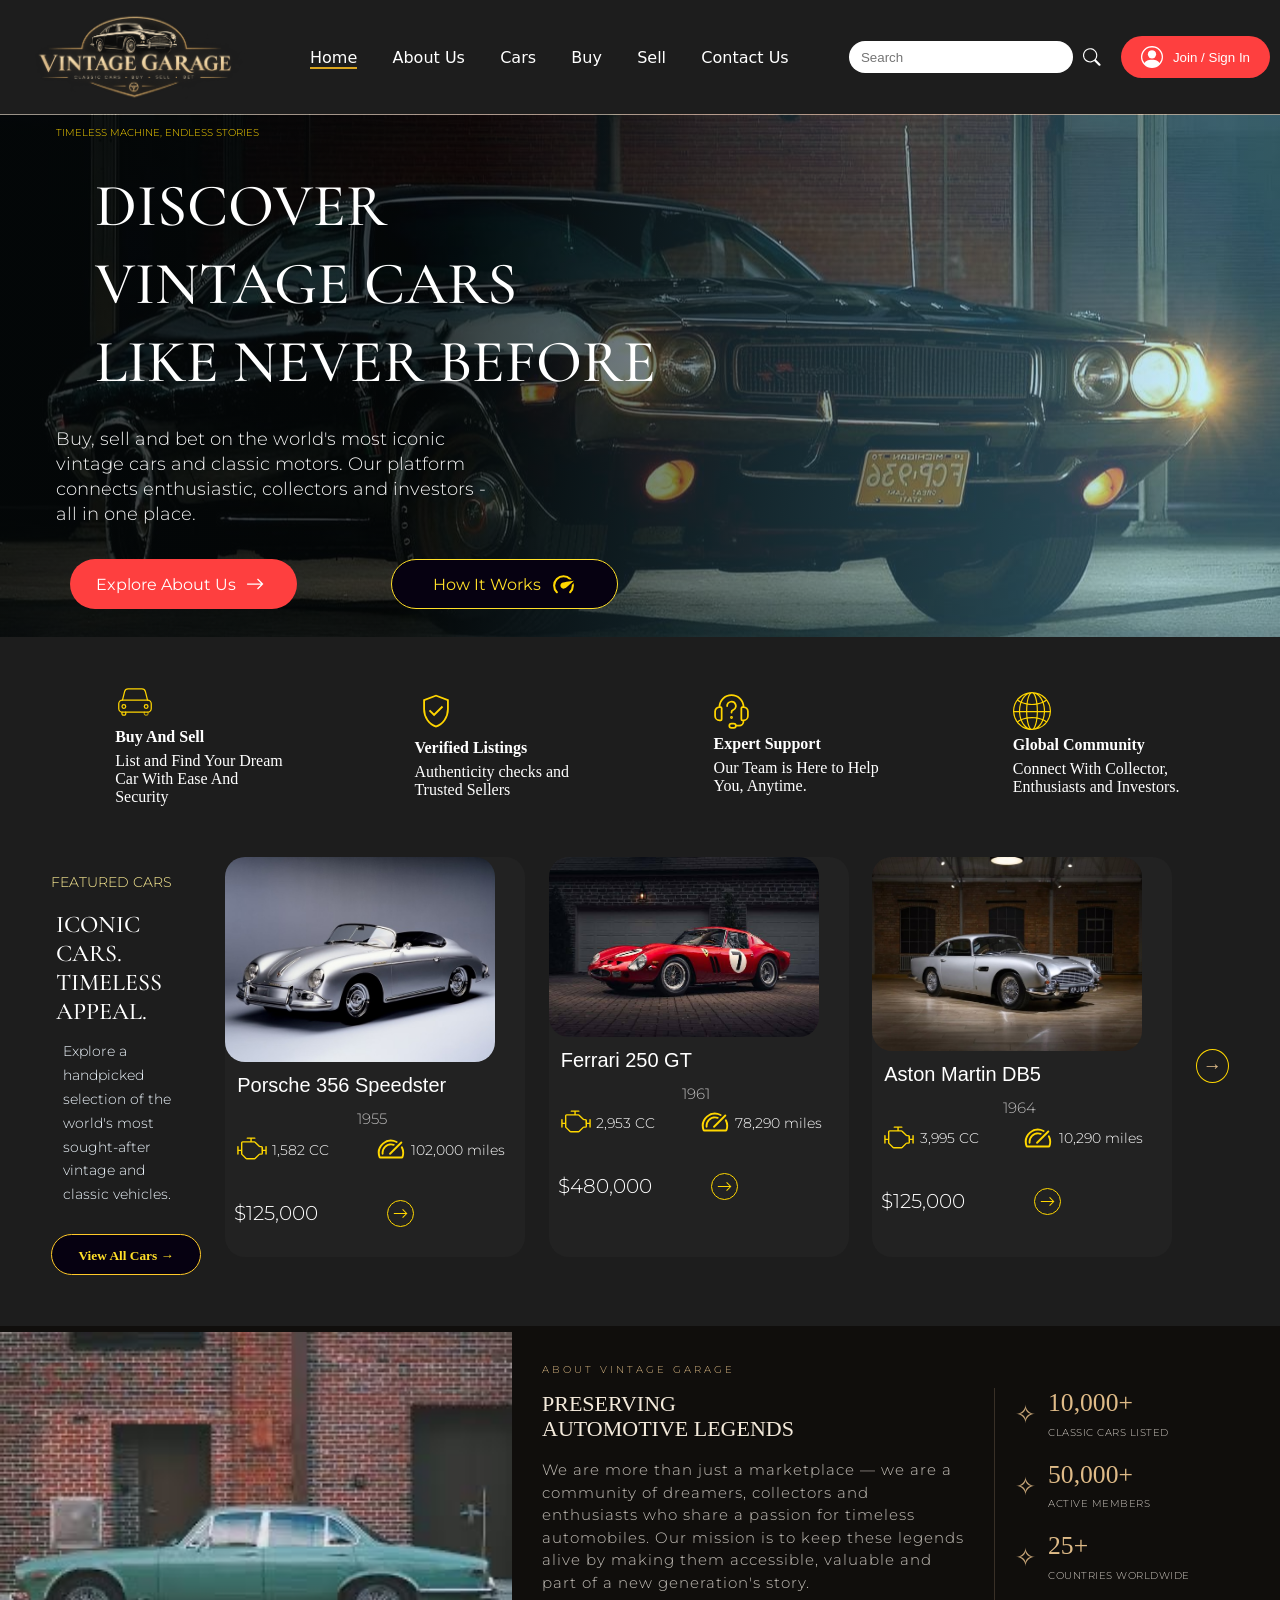
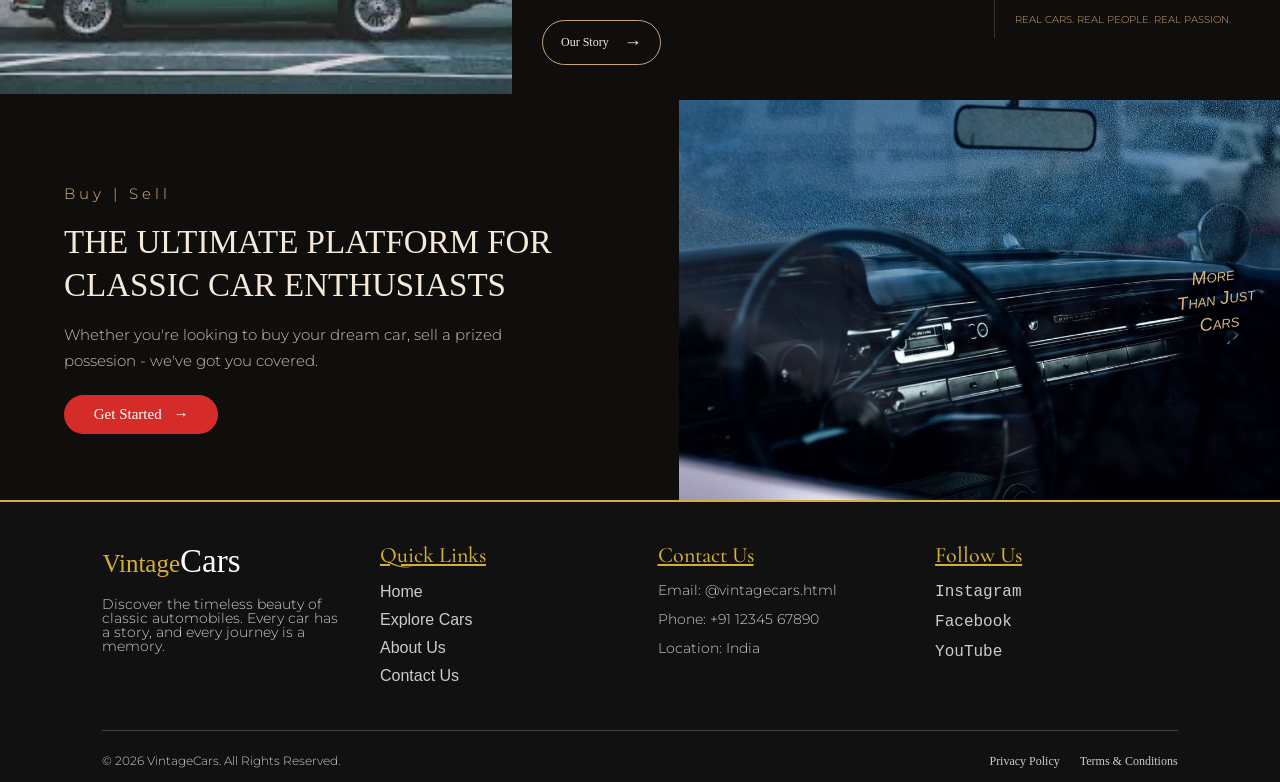
<file: index.html>
<html>
  <head>
  <link rel="stylesheet" href="Style/universal.css";>
   <link rel="stylesheet" href="Style/nav.css">
   <link rel="stylesheet" href="Style/index-style.css">
   <link rel="preconnect" href="https://fonts.googleapis.com">
<link rel="preconnect" href="https://fonts.gstatic.com" crossorigin>

<link href="https://fonts.googleapis.com/css2?family=Cormorant+Garamond:wght@400;500;600;700&family=Montserrat:wght@400;500;600;700&display=swap" rel="stylesheet">
   
    <style>

    </style>

   </head>
  <body>
	  <div class="top">

      <div class="logo">
        <img class="logo-img" alt="Main-Logo" src="pic/logo.png">
      </div>    
						
      <div class="navi">
        <div class="nav-tab"><a href="index.html" target="_self" style="border-bottom: 2px solid goldenrod;">Home </a></div>
        <div class="nav-tab"><a href="About.html" target="_self">About Us</a></div>
        <div class="nav-tab"><a href="cars.html" target="_self">Cars</a></div>
        <div class="nav-tab"><a href="buy.html" target="_self">Buy</a></div>
        <div class="nav-tab"><a href="sell.html" target="_self">Sell</a> </div>
        <div class="nav-tab"><a href="contact.html" target="_self">Contact Us</a></div>
      </div>

      <div class="search">
        <input class="search-bar" type="text" placeholder="Search">
        <svg xmlns="http://www.w3.org/2000/svg" width="20" height="20" fill="currentColor" class="bi-bi-search" viewBox="0 0 16 16">
          <path d="M11.742 10.344a6.5 6.5 0 1 0-1.397 1.398h-.001q.044.06.098.115l3.85 3.85a1 1 0 0 0 1.415-1.414l-3.85-3.85a1 1 0 0 0-.115-.1zM12 6.5a5.5 5.5 0 1 1-11 0 5.5 5.5 0 0 1 11 0"/>
        </svg>
      </div>

      <div  class="login">
        <a href="loginpage.html">
          <button>
            <svg xmlns="http://www.w3.org/2000/svg" width="22" height="22" fill="currentColor" class="bi-bi-person-circle" viewBox="0 0 16 16">
              <path d="M11 6a3 3 0 1 1-6 0 3 3 0 0 1 6 0"/>
              <path fill-rule="evenodd" d="M0 8a8 8 0 1 1 16 0A8 8 0 0 1 0 8m8-7a7 7 0 0 0-5.468 11.37C3.242 11.226 4.805 10 8 10s4.757 1.225 5.468 2.37A7 7 0 0 0 8 1"/>
            </svg>
            Join / Sign In
          </button>
        </a>
      </div>     
    </div>

  
    <header>
      <section class="hero">
        <div  class="hero-content">
          <p class="p-head">TIMELESS MACHINE, ENDLESS STORIES</p>
          <H1 class="head-head">
            DISCOVER <br>
            VINTAGE CARS <br>
            LIKE NEVER BEFORE <BR>
          </H1>
          <P class="p-content">Buy, sell and bet on the world's most iconic vintage cars and  classic motors.
            Our platform connects enthusiastic, collectors and investors - all in one place.
          </P>
        </div>

        <div class="hero-button">
          <!-- <button class="explore"> -->
            <a class="explore" href="About.html">
            Explore About Us
            <svg xmlns="http://www.w3.org/2000/svg" width="30" height="30" viewBox="0 0 24 24" style="margin-left:2%;"><path fill="#ffffff" d="m18 12l.354-.354l.353.354l-.353.354zm-12 .5a.5.5 0 0 1 0-1zm8.354-4.854l4 4l-.708.708l-4-4zm4 4.708l-4 4l-.708-.708l4-4zM18 12.5H6v-1h12z"/></svg>
          </a>            
          <!-- </button> -->
          
          
          <!-- <button class="how"> -->
            <a class="how" href="contact.html">How It Works  
            <svg xmlns="http://www.w3.org/2000/svg" width="25" height="25" viewBox="0 0 24 24". style="margin-left:5%;"><mask id="lineMdSpeedometerLoop0"><path fill="none" stroke="#ffff" stroke-dasharray="46" stroke-dashoffset="46" stroke-linecap="round" stroke-width="2" d="M21 13C21 8.02944 16.9706 4 12 4C7.02944 4 3 8.02944 3 13C3 17.9706 7.02944 22 12 22" transform="rotate(45 12 13)"><animate fill="freeze" attributeName="stroke-dashoffset" dur="0.6s" values="46;92"/></path><g fill-opacity="0" transform="rotate(-100 12 13)"><path d="M12 14C12 14 12 14 12 14C12 14 12 14 12 14C12 14 12 14 12 14C12 14 12 14 12 14Z"><animate fill="freeze" attributeName="d" begin="0.4s" dur="0.2s" values="M12 14C12 14 12 14 12 14C12 14 12 14 12 14C12 14 12 14 12 14C12 14 12 14 12 14Z;M17 13C17 15.7614 14.7614 18 12 18C9.23858 18 7 15.7614 7 13C7 10.2386 12 -2 12 -2C12 -2 17 10.2386 17 13Z"/></path><path fill="#fff" d="M12 14C12 14 12 14 12 14C12 14 12 14 12 14C12 14 12 14 12 14C12 14 12 14 12 14Z"><animate fill="freeze" attributeName="d" begin="0.4s" dur="0.2s" values="M12 14C12 14 12 14 12 14C12 14 12 14 12 14C12 14 12 14 12 14C12 14 12 14 12 14Z;M15 13C15 14.6568 13.6569 16 12 16C10.3431 16 9 14.6568 9 13C9 11.3431 12 2 12 2C12 2 15 11.3431 15 13Z"/></path><set attributeName="fill-opacity" begin="0.4s" to="1"/><animateTransform attributeName="transform" begin="0.6s" dur="6s" repeatCount="indefinite" type="rotate" values="-100 12 13;65 12 13;65 12 13;65 12 13;30 12 13;10 12 13;0 12 13;35 12 13;55 12 13;65 12 13;75 12 13;15 12 13;-20 12 13;-100 12 13"/></g></mask><rect width="24" height="24" fill="gold" mask="url(#lineMdSpeedometerLoop0)"/></svg>
            </a>
          <!-- </button> -->
        </div>
      </section>
    </header>

    <div class="icons">   
      <!-- parent icon box ^ -->
      
      <div class="icon-buy">

          <svg xmlns="http://www.w3.org/2000/svg" width="40" height="40" viewBox="0 0 48 48"><path fill="none"
          stroke="#ffd500" stroke-linecap="round" stroke-linejoin="round" d="M8.4 36.146s-.194 1.51 0 2.228c.135.498.264 1.337.78 1.337h2.897c.516 0 .645-.839.78-1.337c.194-.717 0-2.228 0-2.228" stroke-width="1.5"/><rect width="39" height="14.486" x="4.5" y="21.66" fill="none" 
          stroke="#ffd500" stroke-linecap="round" stroke-linejoin="round" rx="4.457" ry="4.457" stroke-width="1.5"/><path fill="none" 
          stroke="#ffd500" stroke-linecap="round" stroke-linejoin="round" d="M35.143 36.146s-.194 1.51 0 2.228c.135.498.264 1.337.78 1.337h2.897c.516 0 .645-.839.78-1.337c.194-.717 0-2.228 0-2.228"/><circle cx="10.629" cy="29.46" r="2.229" fill="none" 
          stroke="#ffd500" stroke-linecap="round" stroke-linejoin="round" stroke-width="1.5"/><path fill="none"
           stroke="#ffd500" stroke-linecap="round" stroke-linejoin="round" d="m8.957 21.66l2.563-10.029c.438-1.713 2.353-3.343 4.123-3.343h16.714c1.77 0 3.685 1.63 4.123 3.343l2.563 10.029" stroke-width="1.5"/><circle cx="37.371" cy="29.46" r="2.229" fill="none" 
           stroke="#ffd500" stroke-linecap="round" stroke-linejoin="round" stroke-width="1.5"/></svg>

        <div class="icon-head">
          Buy And Sell
        </div>
        <div class="text">
          List and Find Your Dream Car With Ease And Security
        </div>

      </div>

      <div class="icon-check">  

          <svg xmlns="http://www.w3.org/2000/svg" width="44" height="44" viewBox="0 0 24 24"><path fill="#ffd500" d="M10.95 14.858L15.908 9.9l-.714-.713l-4.244 4.244l-2.138-2.139l-.714.714l2.852 2.852ZM12 20.962q-3.013-.895-5.007-3.651Q5 14.554 5 11.1V5.692l7-2.615l7 2.615V11.1q0 3.454-1.993 6.21q-1.994 2.757-5.007 3.652Zm0-1.062q2.6-.825 4.3-3.3t1.7-5.5V6.375l-6-2.23l-6 2.23V11.1q0 3.025 1.7 5.5t4.3 3.3Zm0-7.88Z"/></svg>

          <div class="icon-head">
          Verified Listings
        </div>

        <div class="text">
          Authenticity checks and Trusted Sellers
        </div>

      </div>

      <div class="icon-support">

          <svg xmlns="http://www.w3.org/2000/svg" width="35" height="35" viewBox="0 0 24 24" fill="#000000">
          <g fill="none" stroke="#ffd500" stroke-width="1.2">
          <path stroke-linecap="round" stroke-linejoin="round" d="M4.5 18h-.75a3 3 0 0 1-3-3v-3a3 3 0 0 1 3-3h.75a.75.75 0 0 1 .75.75v7.5a.75.75 0 0 1-.75.75m15.75 0h-.75a.75.75 0 0 1-.75-.75v-7.5A.75.75 0 0 1 19.5 9h.75a3 3 0 0 1 3 3v3a3 3 0 0 1-3 3M3.75 9a8.25 8.25 0 1 1 16.5 0M15 21.75h2.25a3 3 0 0 0 3-3V18"/>
          <path stroke-linecap="round" stroke-linejoin="round" d="M13.5 23.25H12a1.5 1.5 0 1 1 0-3h1.5a1.5 1.5 0 1 1 0 3M9 8.25a3 3 0 0 1 5.753-1.192c.218.505.294 1.06.218 1.605A3 3 0 0 1 13 11.079a1.5 1.5 0 0 0-1 1.415v.256"/>
          <path d="M12 16.5a.375.375 0 0 1 0-.75m0 .75a.375.375 0 0 0 0-.75"/>
          </g>
          </svg>

          <div class="icon-head">
          Expert Support
          </div>

        <div class="text">
          Our Team is Here to Help You, Anytime.
        </div>

      </div>

      <div class="icon-global">
        
          <svg xmlns="http://www.w3.org/2000/svg" width="38" height="38" viewBox="0 0 32 32"><path fill="#ffd500" d="M.034 16.668C.388 25.179 7.403 32 16 32s15.612-6.821 15.966-15.332A.493.493 0 0 0 32 16.5c0-.036-.013-.067-.02-.1c.003-.134.02-.265.02-.4c0-8.822-7.178-16-16-16S0 7.178 0 16c0 .135.017.266.02.4c-.007.033-.02.064-.02.1c0 .06.015.115.034.168zm24.887 6.074a21.921 21.921 0 0 0-4.215-1.271c.158-1.453.251-2.962.28-4.47h4.98c-.091 2.054-.456 3.993-1.045 5.741zM26.965 17h3.984a14.885 14.885 0 0 1-2.663 7.579a17.158 17.158 0 0 0-2.457-1.44c.645-1.869 1.042-3.943 1.136-6.139zm-14.576 5.286A23.416 23.416 0 0 1 16 22c1.224 0 2.433.102 3.61.286C18.916 27.621 17.4 31 16 31s-2.916-3.379-3.611-8.714zm1.519 8.378c-2.751-.882-5.078-3.471-6.482-6.984a20.873 20.873 0 0 1 3.99-1.217c.459 3.496 1.298 6.542 2.492 8.201zm-1.634-19.955A24.43 24.43 0 0 0 16 11a24.43 24.43 0 0 0 3.726-.291c.172 1.62.274 3.388.274 5.291h-8c0-1.903.102-3.671.274-5.291zM19.985 17a49.022 49.022 0 0 1-.26 4.291A24.397 24.397 0 0 0 16 21a24.42 24.42 0 0 0-3.726.291a48.668 48.668 0 0 1-.26-4.291h7.971zm.6 5.463c1.404.282 2.743.692 3.99 1.217c-1.404 3.513-3.731 6.102-6.482 6.984c1.193-1.659 2.032-4.705 2.492-8.201zM21 16c0-1.836-.102-3.696-.294-5.47c1.48-.292 2.896-.72 4.215-1.271C25.605 11.288 26 13.574 26 16h-5zm-.415-6.463c-.46-3.496-1.298-6.543-2.493-8.201c2.751.882 5.078 3.471 6.482 6.984a20.792 20.792 0 0 1-3.989 1.217zm-.974.177C18.433 9.898 17.224 10 16 10s-2.433-.102-3.611-.286C13.084 4.379 14.6 1 16 1c1.4 0 2.916 3.379 3.611 8.714zm-8.196-.177a20.895 20.895 0 0 1-3.99-1.217c1.404-3.513 3.731-6.102 6.482-6.984c-1.193 1.659-2.032 4.705-2.492 8.201zm-.121.993A51.315 51.315 0 0 0 11 16H6c0-2.426.395-4.712 1.079-6.742c1.319.552 2.735.979 4.215 1.272zm-.28 6.47c.029 1.508.122 3.017.28 4.471c-1.48.292-2.896.72-4.215 1.271c-.589-1.748-.954-3.687-1.045-5.742h4.98zM6.17 23.139a17.24 17.24 0 0 0-2.456 1.44A14.882 14.882 0 0 1 1.051 17h3.984c.094 2.196.491 4.27 1.135 6.139zM4.313 25.38a16.126 16.126 0 0 1 2.207-1.305c1.004 2.485 2.449 4.548 4.186 5.943a15.05 15.05 0 0 1-6.393-4.638zm16.981 4.637c1.738-1.394 3.182-3.458 4.186-5.943c.79.384 1.522.826 2.207 1.305a15.033 15.033 0 0 1-6.393 4.638zM27 16c0-2.567-.428-4.987-1.17-7.139c.88-.422 1.698-.907 2.457-1.44A14.91 14.91 0 0 1 31 16h-4zm.688-9.38c-.685.479-1.417.921-2.207 1.305c-1.004-2.485-2.449-4.549-4.186-5.943a15.062 15.062 0 0 1 6.393 4.638zM10.706 1.983C8.968 3.377 7.524 5.441 6.52 7.926A16.173 16.173 0 0 1 4.313 6.62a15.04 15.04 0 0 1 6.393-4.637zM3.714 7.421a17.185 17.185 0 0 0 2.456 1.44A21.954 21.954 0 0 0 5 16H1c0-3.19 1.009-6.145 2.714-8.579z"/></svg>

        <div class="icon-head">
          Global Community
        </div>

        <div class="text">
          Connect With Collector, Enthusiasts and Investors.
        </div>

      </div>

    </div>    
        <!-- parent icon block close^ -->


    <div class="feature-cars">

      <div class="const-feature">
        <div class="const-feature-gold">
          <p>FEATURED CARS</p>
        </div>
        
        <div class="const-feature-heading">
          <h2>ICONIC CARS.<br>
          TIMELESS APPEAL.
          </h2>
        </div>

        <div class="const-feature-content">
          <p>Explore a handpicked selection of the world's most sought-after vintage and classic vehicles.</p>
        </div>  
          <button>View All Cars
            &#x2192;
          </button>

      </div>

      <div class="const-card">
        <a href="cars.html">

        <img class="card-img" src="pic/Porsche-356.jpeg">
        <p class="card-name">
          Porsche 356 Speedster
        </p>
        <p class="card-year">
           1955
        </p>

        <div class="card-info">

          <div class="engine1">
              <svg xmlns="http://www.w3.org/2000/svg" width="30" height="30" viewBox="0 13 256 256"><path fill="#ffd700" d="M248 106a6 6 0 0 0-6 6v26h-20v-18a14 14 0 0 0-14-14h-12.69a2 2 0 0 1-1.41-.58L158.58 70.1a13.9 13.9 0 0 0-9.89-4.1H126V46h26a6 6 0 0 0 0-12H88a6 6 0 0 0 0 12h26v20H48a14 14 0 0 0-14 14v58H14v-26a6 6 0 0 0-12 0v64a6 6 0 0 0 12 0v-26h20v22.69a13.9 13.9 0 0 0 4.1 9.89l35.32 35.32a13.9 13.9 0 0 0 9.89 4.1h65.38a13.9 13.9 0 0 0 9.89-4.1l35.32-35.32a2 2 0 0 1 1.41-.58H208a14 14 0 0 0 14-14v-18h20v26a6 6 0 0 0 12 0v-64a6 6 0 0 0-6-6Zm-38 62a2 2 0 0 1-2 2h-12.69a13.9 13.9 0 0 0-9.89 4.1l-35.32 35.32a2 2 0 0 1-1.41.58H83.31a2 2 0 0 1-1.41-.58L46.58 174.1a2 2 0 0 1-.58-1.41V80a2 2 0 0 1 2-2h100.69a2 2 0 0 1 1.41.58l35.32 35.32a13.9 13.9 0 0 0 9.89 4.1H208a2 2 0 0 122Z"></path></svg>  
              <P>1,582 CC</P>
          </div>


          <div class="speedometer1">
             <svg xmlns="http://www.w3.org/2000/svg" width="30" height="30" viewBox="0 0 256 256"><path fill="#ffd700" d="m114.34 154.34l96-96a8 8 0 0 1 11.32 11.32l-96 96a8 8 0 0 1-11.32-11.32M128 88a63.9 63.9 0 0 1 20.44 3.33a8 8 0 1 0 5.11-15.16a80 80 0 0 0-105.06 84.71a8 8 0 0 0 7.94 7.12c.29 0 .59 0 .89-.05a8 8 0 0 0 7.07-8.83A64.92 64.92 0 0 1 64 152a64.07 64.07 0 0 1 64-64m99.74 13a8 8 0 0 0-14.24 7.3a96.27 96.27 0 0 1 5 75.71l-181.1-.07A96.24 96.24 0 0 1 128 56h.88a95 95 0 0 1 42.82 10.5a8 8 0 1 0 7.3-14.23a112 112 0 0 0-156.66 137A16.07 16.07 0 0 0 37.46 200h181.07a16 16 0 0 0 15.11-10.71a112.35 112.35 0 0 0-5.9-88.3Z"/></svg>
            <p>102,000 miles</p>
          </div> 

        </div>


        <div class="p-price-arrow">
          <p>$125,000</p>
          <svg xmlns="http://www.w3.org/2000/svg" width="35" height="35" viewBox="0 0 24 24"><path fill="#ffd700" d="m18 12l.354-.354l.353.354l-.353.354zm-12 .5a.5.5 0 0 1 0-1zm8.354-4.854l4 4l-.708.708l-4-4zm4 4.708l-4 4l-.708-.708l4-4zM18 12.5H6v-1h12z"/></svg>
        </div>

        </a>
      </div>
      <!--  -->
      
      <div class="const-card">
        <a href="cars.html">

        <img class="card-img" src="pic/ferrari250.jpeg">
        <p class="card-name">
          Ferrari 250 GT
        </p>
        <p class="card-year">
           1961
        </p>

        <div class="card-info">

          <div class="engine1">
              <svg xmlns="http://www.w3.org/2000/svg" width="30" height="30" viewBox="0 13 256 256"><path fill="#ffd700" d="M248 106a6 6 0 0 0-6 6v26h-20v-18a14 14 0 0 0-14-14h-12.69a2 2 0 0 1-1.41-.58L158.58 70.1a13.9 13.9 0 0 0-9.89-4.1H126V46h26a6 6 0 0 0 0-12H88a6 6 0 0 0 0 12h26v20H48a14 14 0 0 0-14 14v58H14v-26a6 6 0 0 0-12 0v64a6 6 0 0 0 12 0v-26h20v22.69a13.9 13.9 0 0 0 4.1 9.89l35.32 35.32a13.9 13.9 0 0 0 9.89 4.1h65.38a13.9 13.9 0 0 0 9.89-4.1l35.32-35.32a2 2 0 0 1 1.41-.58H208a14 14 0 0 0 14-14v-18h20v26a6 6 0 0 0 12 0v-64a6 6 0 0 0-6-6Zm-38 62a2 2 0 0 1-2 2h-12.69a13.9 13.9 0 0 0-9.89 4.1l-35.32 35.32a2 2 0 0 1-1.41.58H83.31a2 2 0 0 1-1.41-.58L46.58 174.1a2 2 0 0 1-.58-1.41V80a2 2 0 0 1 2-2h100.69a2 2 0 0 1 1.41.58l35.32 35.32a13.9 13.9 0 0 0 9.89 4.1H208a2 2 0 0 122Z"></path></svg>  
              <P>2,953 CC</P>
          </div>


          <div class="speedometer1">
             <svg xmlns="http://www.w3.org/2000/svg" width="30" height="30" viewBox="0 0 256 256"><path fill="#ffd700" d="m114.34 154.34l96-96a8 8 0 0 1 11.32 11.32l-96 96a8 8 0 0 1-11.32-11.32M128 88a63.9 63.9 0 0 1 20.44 3.33a8 8 0 1 0 5.11-15.16a80 80 0 0 0-105.06 84.71a8 8 0 0 0 7.94 7.12c.29 0 .59 0 .89-.05a8 8 0 0 0 7.07-8.83A64.92 64.92 0 0 1 64 152a64.07 64.07 0 0 1 64-64m99.74 13a8 8 0 0 0-14.24 7.3a96.27 96.27 0 0 1 5 75.71l-181.1-.07A96.24 96.24 0 0 1 128 56h.88a95 95 0 0 1 42.82 10.5a8 8 0 1 0 7.3-14.23a112 112 0 0 0-156.66 137A16.07 16.07 0 0 0 37.46 200h181.07a16 16 0 0 0 15.11-10.71a112.35 112.35 0 0 0-5.9-88.3Z"/></svg>
            <p>78,290 miles</p>
          </div> 

        </div>


        <div class="p-price-arrow">
          <p>$480,000</p>
          <svg xmlns="http://www.w3.org/2000/svg" width="35" height="35" viewBox="0 0 24 24"><path fill="#ffd700" d="m18 12l.354-.354l.353.354l-.353.354zm-12 .5a.5.5 0 0 1 0-1zm8.354-4.854l4 4l-.708.708l-4-4zm4 4.708l-4 4l-.708-.708l4-4zM18 12.5H6v-1h12z"/></svg>
        </div>

        </a>
      </div>

          <!--  -->



      <div class="const-card">
        <a href="cars.html">

        <img class="card-img" src="pic/aston-martin.jpeg">
        <p class="card-name">
          Aston Martin DB5
        </p>
        <p class="card-year">
           1964
        </p>

        <div class="card-info">

          <div class="engine1">
              <svg xmlns="http://www.w3.org/2000/svg" width="30" height="30" viewBox="0 13 256 256"><path fill="#ffd700" d="M248 106a6 6 0 0 0-6 6v26h-20v-18a14 14 0 0 0-14-14h-12.69a2 2 0 0 1-1.41-.58L158.58 70.1a13.9 13.9 0 0 0-9.89-4.1H126V46h26a6 6 0 0 0 0-12H88a6 6 0 0 0 0 12h26v20H48a14 14 0 0 0-14 14v58H14v-26a6 6 0 0 0-12 0v64a6 6 0 0 0 12 0v-26h20v22.69a13.9 13.9 0 0 0 4.1 9.89l35.32 35.32a13.9 13.9 0 0 0 9.89 4.1h65.38a13.9 13.9 0 0 0 9.89-4.1l35.32-35.32a2 2 0 0 1 1.41-.58H208a14 14 0 0 0 14-14v-18h20v26a6 6 0 0 0 12 0v-64a6 6 0 0 0-6-6Zm-38 62a2 2 0 0 1-2 2h-12.69a13.9 13.9 0 0 0-9.89 4.1l-35.32 35.32a2 2 0 0 1-1.41.58H83.31a2 2 0 0 1-1.41-.58L46.58 174.1a2 2 0 0 1-.58-1.41V80a2 2 0 0 1 2-2h100.69a2 2 0 0 1 1.41.58l35.32 35.32a13.9 13.9 0 0 0 9.89 4.1H208a2 2 0 0 122Z"></path></svg>  
              <P>3,995 CC</P>
          </div>


          <div class="speedometer1">
             <svg xmlns="http://www.w3.org/2000/svg" width="30" height="30" viewBox="0 0 256 256"><path fill="#ffd700" d="m114.34 154.34l96-96a8 8 0 0 1 11.32 11.32l-96 96a8 8 0 0 1-11.32-11.32M128 88a63.9 63.9 0 0 1 20.44 3.33a8 8 0 1 0 5.11-15.16a80 80 0 0 0-105.06 84.71a8 8 0 0 0 7.94 7.12c.29 0 .59 0 .89-.05a8 8 0 0 0 7.07-8.83A64.92 64.92 0 0 1 64 152a64.07 64.07 0 0 1 64-64m99.74 13a8 8 0 0 0-14.24 7.3a96.27 96.27 0 0 1 5 75.71l-181.1-.07A96.24 96.24 0 0 1 128 56h.88a95 95 0 0 1 42.82 10.5a8 8 0 1 0 7.3-14.23a112 112 0 0 0-156.66 137A16.07 16.07 0 0 0 37.46 200h181.07a16 16 0 0 0 15.11-10.71a112.35 112.35 0 0 0-5.9-88.3Z"/></svg>
            <p>10,290 miles</p>
          </div> 

        </div>


        <div class="p-price-arrow">
          <p>$125,000</p>
          <svg xmlns="http://www.w3.org/2000/svg" width="35" height="35" viewBox="0 0 24 24"><path fill="#ffd700" d="m18 12l.354-.354l.353.354l-.353.354zm-12 .5a.5.5 0 0 1 0-1zm8.354-4.854l4 4l-.708.708l-4-4zm4 4.708l-4 4l-.708-.708l4-4zM18 12.5H6v-1h12z"/></svg>
        </div>
        </a>
      </div>


      <div class="see-all">
         <a href="cars.html" target="_self">&#x2192;</a>
      </div>

    </div>
    


    <!-- ABOUT-->
    <section class="about-section">

        <!-- LS img-->
        <div class="about-image">
            <img src="pic/garage.jpeg"
                alt="Vintage car with a man standing beside it">
        </div>

        <!-- RS cont. -->
        <div class="about-content">

            <div class="about-text">

                <p class="about-label">
                    ABOUT VINTAGE GARAGE
                </p>

                <h2>
                    PRESERVING<br>
                    AUTOMOTIVE LEGENDS
                </h2>

                <p class="about-description">
                    We are more than just a marketplace —
                    we are a community of dreamers, collectors
                    and enthusiasts who share a passion for
                    timeless automobiles. Our mission is to
                    keep these legends alive by making them
                    accessible, valuable and part of a new
                    generation's story.
                </p>

                <a href="About.html" class="about-button">
                    Our Story <span>&#x2192;</span>
                </a>

            </div>

            <!-- Stats -->
            <div class="about-stats">

                <div class="stat-item">
                    <span class="stat-icon">&#10023;</span>

                    <div>
                        <h3>10,000+</h3>
                        <p>CLASSIC CARS LISTED</p>
                    </div>
                </div>

                <div class="stat-item">
                    <span class="stat-icon">&#10023</span>

                    <div>
                        <h3>50,000+</h3>
                        <p>ACTIVE MEMBERS</p>
                    </div>
                </div>

                <div class="stat-item">
                    <span class="stat-icon">&#10023</span>

                    <div>
                        <h3>25+</h3>
                        <p>COUNTRIES WORLDWIDE</p>
                    </div>
                </div>

                <p class="stats-footer">
                    REAL CARS. REAL PEOPLE. REAL PASSION.
                </p>

            </div>

        </div>

    </section>

    <section class="steering-section">

          <!-- left side -->

      <div class="steer-content">

        <p class="steer-buy_sell">
          Buy | Sell
        </p>

        <h2>
          THE ULTIMATE PLATFORM FOR CLASSIC CAR ENTHUSIASTS
        </h2>

        <P class="steer-description">
          Whether you're looking to buy your dream car, 
          sell a prized possesion - we've got you covered.
        </P>

        <a href="cars.html" class="steer-button">
          Get Started <span>&#x2192;</span>
        </a>

      </div>

      <!-- image -->
      <div class="steer-img">
        <p class="steer-quote">
          More <br>
          Than Just<br>
          Cars
        </p>

      </div>

    </section>
    <!-- last section close -->

    <!-- footer start -->

    <footer class="footer">

    <div class="footer-container">

        <!-- Website Info -->
        <div class="footer-box footer-about">
            <h2>Vintage<span>Cars</span></h2>

            <p>
                Discover the timeless beauty of classic automobiles.
                Every car has a story, and every journey is a memory.
            </p>
        </div>


        <!-- Quick Links -->
        <div class="footer-box">
            <h3>Quick Links</h3>

            <ul>
                <li><a href="index.html">Home</a></li>
                <li><a href="cars.html">Explore Cars</a></li>
                <li><a href="about.html">About Us</a></li>
                <li><a href="contact.html">Contact Us</a></li>
            </ul>
        </div>


        <!-- Contact Info -->
        <div class="footer-box">
            <h3>Contact Us</h3>

            <p>Email: <a href="mailto:vintage_fake.com">
                @vintagecars.html
            </a></p>

            <p>Phone: <a href="tel:+91xxx-xxxxxxx">
                +91 12345 67890
            </a></p>

            <p>Location: India</p>
        </div>


        <!-- Social Links -->
        <div class="footer-box">
            <h3>Follow Us</h3>

            <div class="social-links">
                <a href="https://www.instagram.com/_user_rwt_/">Instagram</a>
                <a href="https://www.facebook.com/">Facebook</a>
                <a href="https://www.youtube.com/">YouTube</a>
            </div>
        </div>

    </div>


    <!-- Bottom Footer -->
    <div class="footer-bottom">

        <p>&copy; 2026 VintageCars. All Rights Reserved.</p>

        <div class="footer-policy">
            <a href=".html">Privacy Policy</a>
            <a href=".html">Terms & Conditions</a>
        </div>

    </div>

</footer>



  </body>
</html>
</file>
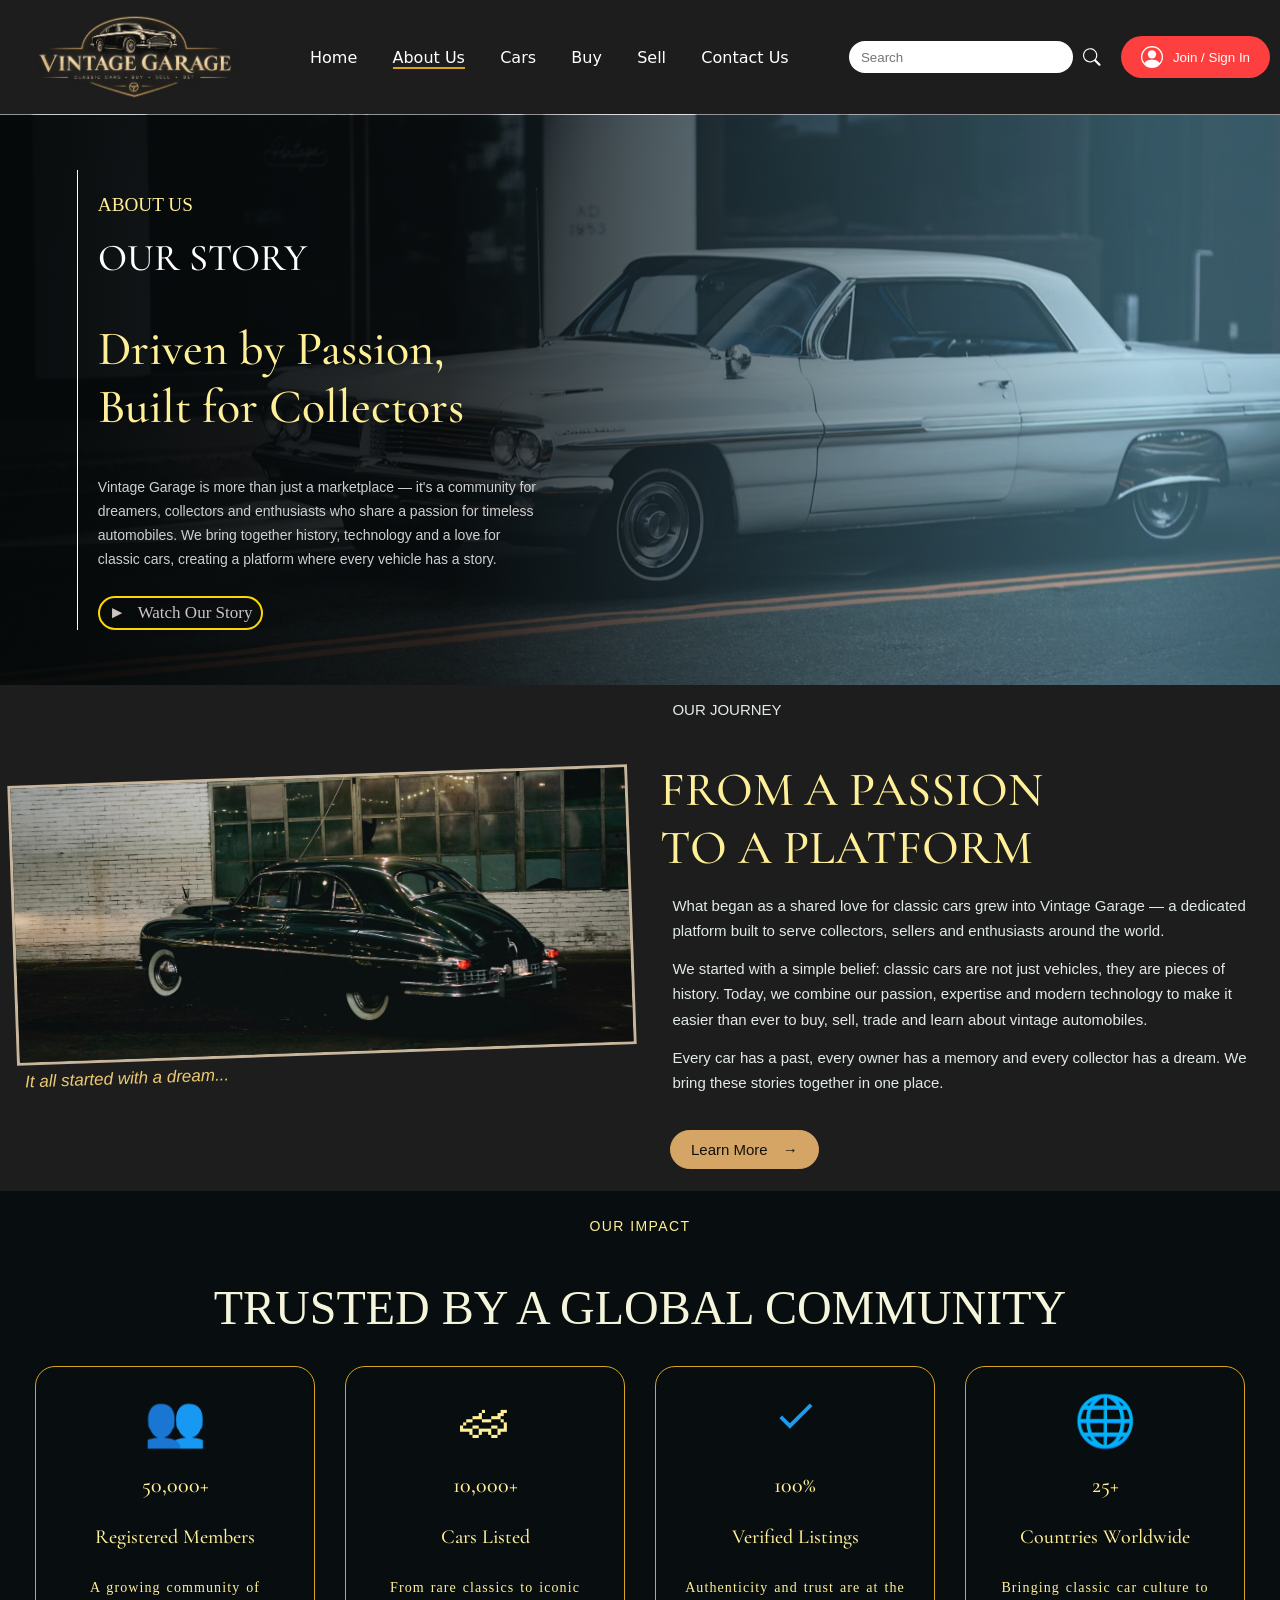
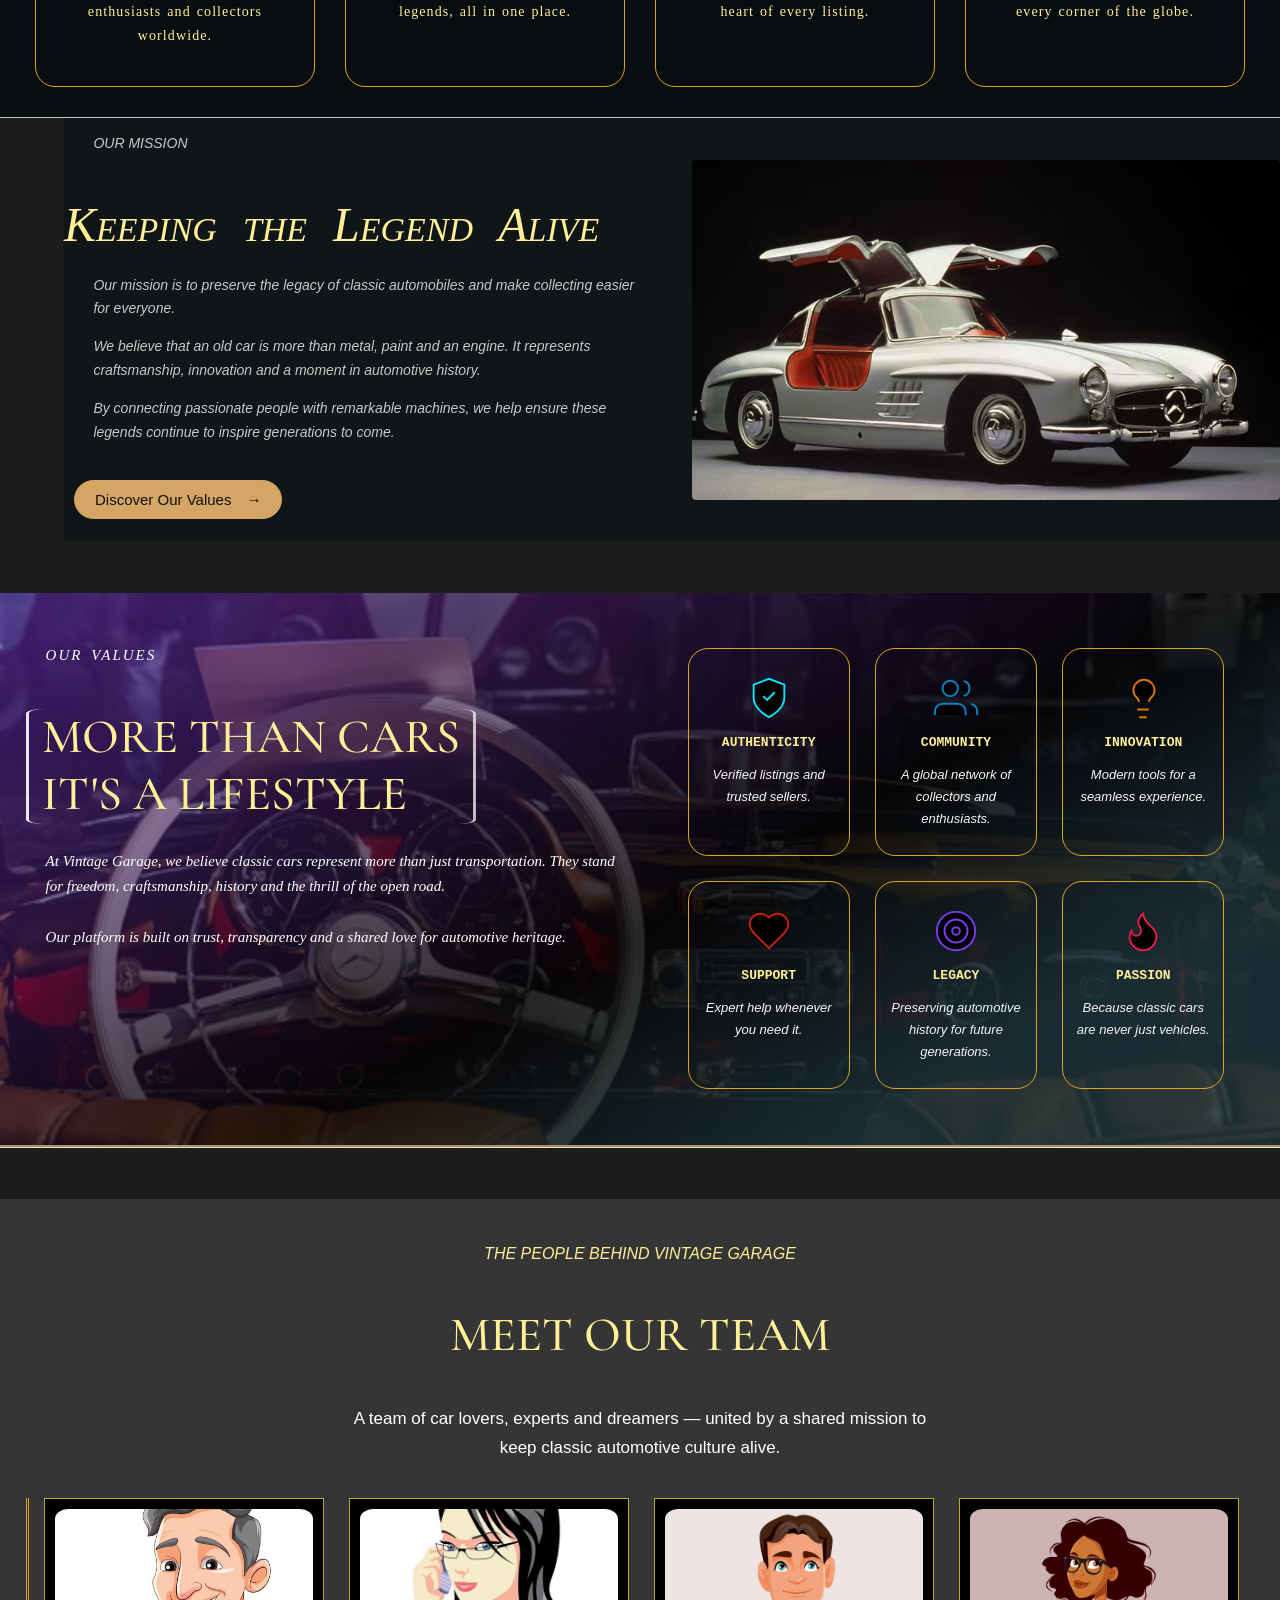
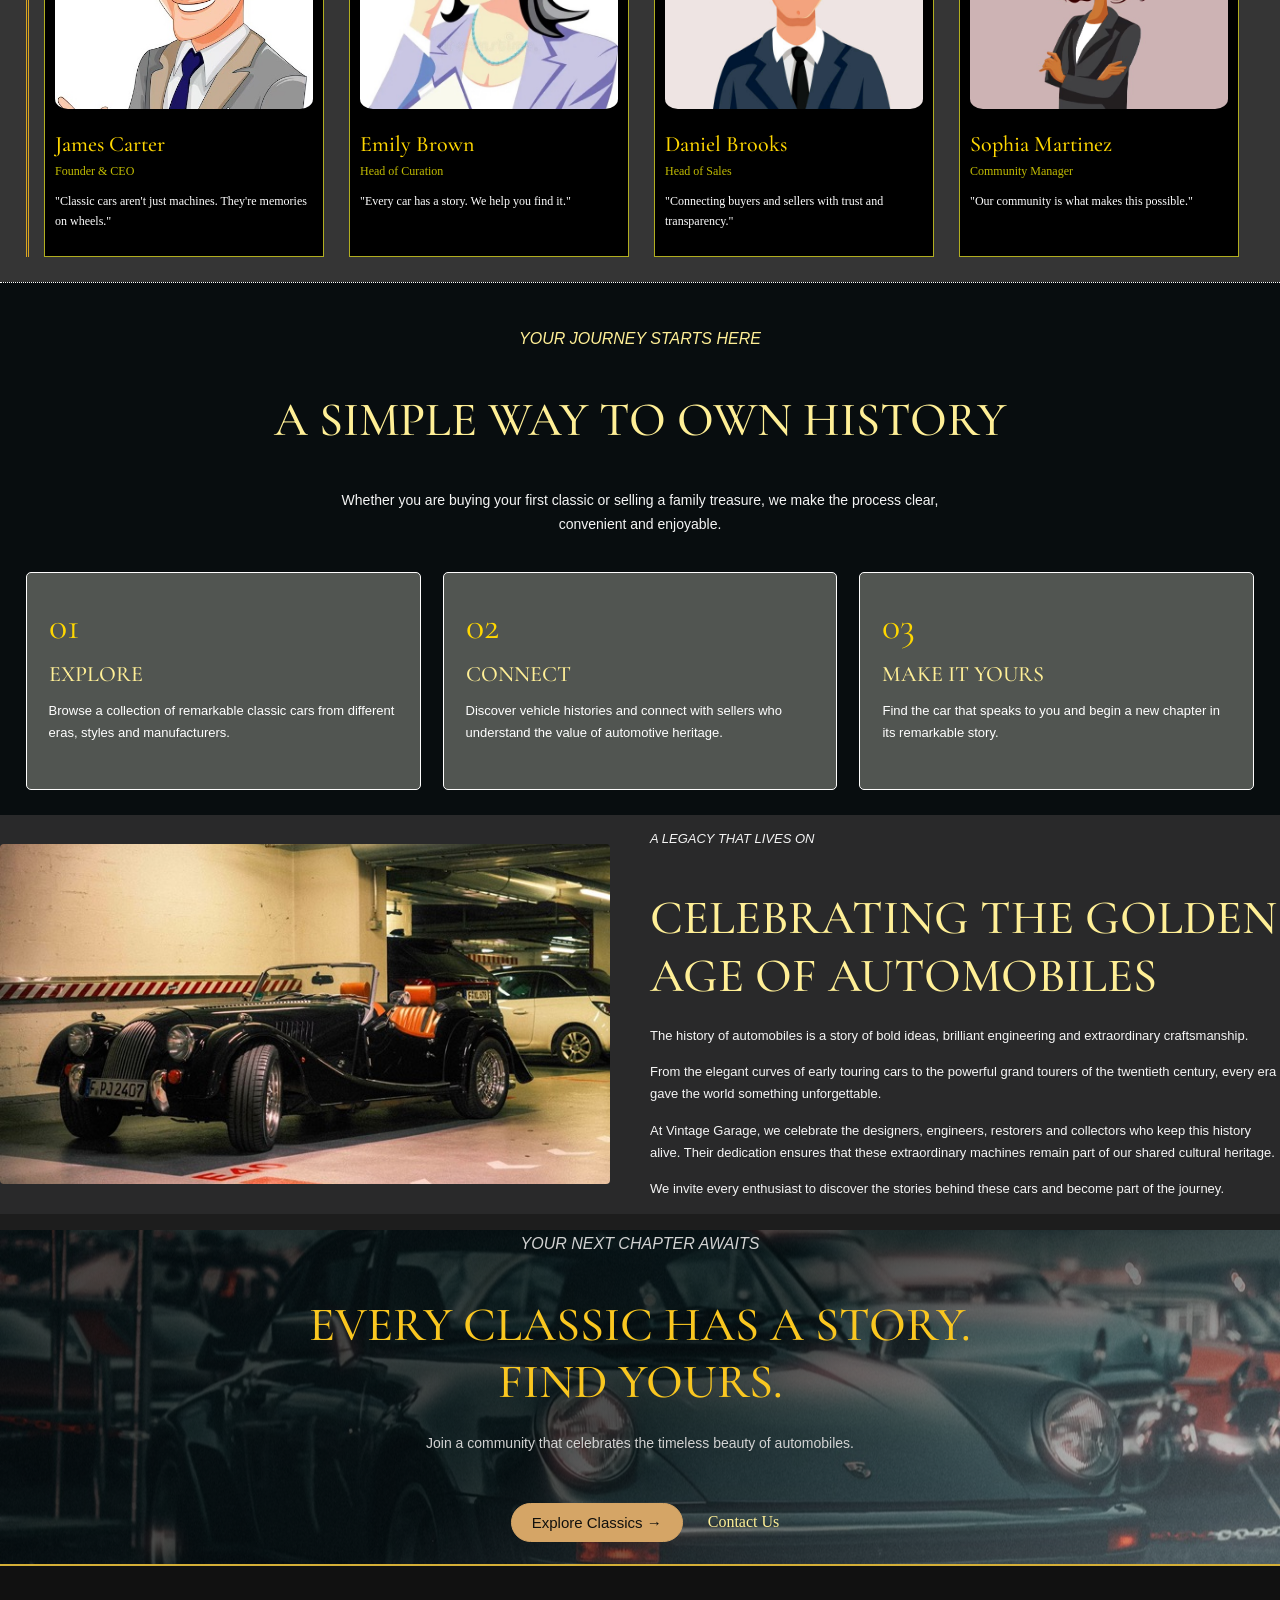
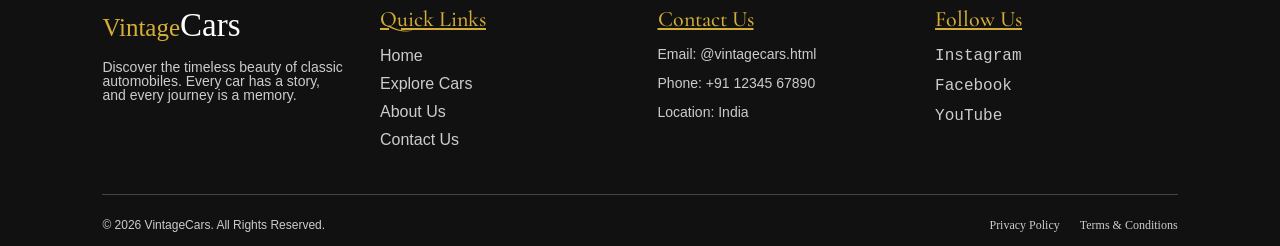
<file: About.html>
<!DOCTYPE html>
<html lang="en">
<head>
    <title>About Us. Vintage Garage</title>

    <link rel="stylesheet" href="Style/about.css">
    <link rel="stylesheet" href="Style/universal.css">
    <link rel="stylesheet" href="Style/nav.css">

      
    <!-- Google Fonts -->
    <link rel="preconnect" href="https://fonts.googleapis.com">
    <link rel="preconnect" href="https://fonts.gstatic.com" crossorigin>
    <link href="https://fonts.googleapis.com/css2?family=Cormorant+Garamond:wght@400;500;600;700&family=Poppins:wght@300;400;500;600&display=swap"
    rel="stylesheet">
</head>

<body>

<!-- nav -->
   <div class="top">

      <div class="logo">
        <img class="logo-img" alt="Main-Logo" src="pic/logo.png">
      </div>    
						
      <div class="navi">
        <div class="nav-tab"><a href="index.html" target="_self">Home </a></div>
        <div class="nav-tab"><a href="About.html" style="border-bottom: 2px solid goldenrod;" target="_self">About Us</a></div>
        <div class="nav-tab"><a href="cars.html" target="_self">Cars</a></div>
        <div class="nav-tab"><a href="buy.html" target="_self">Buy</a></div>
        <div class="nav-tab"><a href="sell.html" target="_self">Sell</a> </div>
        <div class="nav-tab"><a href="contact.html" target="_self">Contact Us</a></div>
      </div>

      <div class="search">
        <input class="search-bar" type="text" placeholder="Search">
        <svg xmlns="http://www.w3.org/2000/svg" width="20" height="20" fill="currentColor" class="bi-bi-search" viewBox="0 0 16 16">
          <path d="M11.742 10.344a6.5 6.5 0 1 0-1.397 1.398h-.001q.044.06.098.115l3.85 3.85a1 1 0 0 0 1.415-1.414l-3.85-3.85a1 1 0 0 0-.115-.1zM12 6.5a5.5 5.5 0 1 1-11 0 5.5 5.5 0 0 1 11 0"/>
        </svg>
      </div>

      <div class="login">
        <a href="loginpage.html">
        <button>
          <svg xmlns="http://www.w3.org/2000/svg" width="22" height="22" fill="currentColor" class="bi-bi-person-circle" viewBox="0 0 16 16">
            <path d="M11 6a3 3 0 1 1-6 0 3 3 0 0 1 6 0"/>
            <path fill-rule="evenodd" d="M0 8a8 8 0 1 1 16 0A8 8 0 0 1 0 8m8-7a7 7 0 0 0-5.468 11.37C3.242 11.226 4.805 10 8 10s4.757 1.225 5.468 2.37A7 7 0 0 0 8 1"/>
          </svg>
          Join / Sign In
        </button>
        </a>
      </div>     
    </div>
<!-- nav close -->



     <!-- HERO SECTION -->
        <section class="hero" id="home">

            <div class="hero-content">

                <p class="top-abt">ABOUT US</p>

                <h1 class="stry">OUR STORY</h1>

                <h2>Driven by Passion,<br>
                    Built for Collectors</h2>

                <p class="about-para">
                    Vintage Garage is more than just a marketplace —
                    it's a community for dreamers, collectors and
                    enthusiasts who share a passion for timeless
                    automobiles. We bring together history,
                    technology and a love for classic cars, creating
                    a platform where every vehicle has a story.
                </p>

                <a href="#journey" class="strylink">
                  <span>&#9658;</span>

                    Watch Our Story
                </a>

            </div>

        </section>



        <!-- JOURNEY -->
        <section class="journey" id="story">

            <div class="journey-image">
                <img
                    src="pic/about2_car.jpeg"
                    alt="Classic sports car representing our automotive heritage">
                <p class="image-caption">
                    It all started with a dream...
                </p>
            </div>

            <div class="journey-content" id="journey">

                <p class="journey-top">OUR JOURNEY</p>

                <h2>FROM A PASSION<br>
                    TO A PLATFORM</h2>

                <p>
                    What began as a shared love for classic cars
                    grew into Vintage Garage — a dedicated platform
                    built to serve collectors, sellers and
                    enthusiasts around the world.
                </p>

                <p>
                    We started with a simple belief: classic cars
                    are not just vehicles, they are pieces of history.
                    Today, we combine our passion, expertise and
                    modern technology to make it easier than ever
                    to buy, sell, trade and learn about vintage
                    automobiles.
                </p>

                <p>
                    Every car has a past, every owner has a memory
                    and every collector has a dream. We bring
                    these stories together in one place.
                </p>

                <a href="#mission" class="gold-btn">
                    Learn More <span>&#x2192;</span>
                </a>

            </div>

        </section>


        <!-- impact-->
        <section class="impact" id="cars">

            <p class="ipt-top">OUR IMPACT</p>

            <h2 class="section-heading">
                TRUSTED BY A GLOBAL COMMUNITY
            </h2>

            <div class="stats-container">

                <div class="stat-card">
                    <span class="stat-icon">&#128101;</span>
                    <h3>50,000+</h  3>
                    <h4>Registered Members</h4>
                    <p>
                        A growing community of enthusiasts
                        and collectors worldwide.
                    </p>
                </div>

                <div class="stat-card">
                    <span class="stat-icon"> &#127950;</span>
                    <h3>10,000+</h3>
                    <h4>Cars Listed</h4>
                    <p>
                        From rare classics to iconic legends,
                        all in one place.
                    </p>
                </div>

                <div class="stat-card">
                  <span class="stat-icon">
                      <svg xmlns="http://w3.org" viewBox="0 0 24 24" width="45" height="45" style="fill: #1D9BF0;">
                      <path d = "M9 16.17L4.83 12l-1.42 1.41L9 19 21 7l-1.41-1.41L9 16.17z"/>
                    </svg>
                   
                  </span>
                    <h3>100%</h3>
                    <h4>Verified Listings</h4>
                    <p>
                        Authenticity and trust are at the heart
                        of every listing.
                    </p>
                </div>

                <div class="stat-card">
                    <span class="stat-icon">&#127760;</span>
                    <h3>25+</h3>
                    <h4>Countries Worldwide</h4>
                    <p>
                        Bringing classic car culture to every
                        corner of the globe.
                    </p>
                </div>

            </div>

        </section>


        <!-- OUR MISSION -->
        <section class="mission" id="mission">

            <div class="mission-content">

                <p class="misn-top">OUR MISSION</p>

                <h2>Keeping the Legend Alive</h2>

                <p>
                    Our mission is to preserve the legacy of
                    classic automobiles and make collecting
                    easier for everyone.
                </p>

                <p>
                    We believe that an old car is more than
                    metal, paint and an engine. It represents
                    craftsmanship, innovation and a moment
                    in automotive history.
                </p>

                <p>
                    By connecting passionate people with
                    remarkable machines, we help ensure
                    these legends continue to inspire
                    generations to come.
                </p>

                <a href="#values" class="gold-btn">
                    Discover Our Values <span>&#x2192;</span>
                </a>

            </div>

            <div class="mission-image">
                <img
                    src="pic/sl_mission.jpeg" 
                    alt="Beautiful automobile showcasing timeless design">
            </div>

        </section>



  <!-- OUR VALUES -->
        <section class="values" id="values">

            <div class="values-intro">

                <p class="value-top">OUR VALUES</p>

                <h2>MORE THAN CARS <br>
                    IT'S A LIFESTYLE</h2>

                <p>
                    At Vintage Garage, we believe classic cars
                    represent more than just transportation.
                    They stand for freedom, craftsmanship,
                    history and the thrill of the open road.
                </p>

                <p>
                    Our platform is built on trust, transparency
                    and a shared love for automotive heritage.
                </p>

            </div>

            <div class="values-container">

                <article class="value-card">
                    <span class="value-icon"><svg class="authenticity" viewBox="0 0 24 24">
                    <path d="M12 22s8-4 8-10V5l-8-3-8 3v7c0 6 8 10 8 10z"/>
                    <path d="m9 11 2 2 4-4"/> </svg>
                  </span>
                    <h3>AUTHENTICITY</h3>
                    <p>Verified listings and trusted sellers.</p>
                </article>

                <article class="value-card">
                    <span class="value-icon">
                      <svg viewBox="0 0 24 24" class="community">
                    <path d="M17 21v-2a4 4 0 0 0-4-4H5a4 4 0 0 0-4 4v2"/>
                    <circle cx="9" cy="7" r="4"/>
                    <path d="M23 21v-2a4 4 0 0 0-3-3.87"/>
                    <path d="M16 3.13a4 4 0 0 1 0 7.75"/>
                </svg>
                    </span>
                    <h3>COMMUNITY</h3>
                    <p>A global network of collectors and enthusiasts.</p>
                </article>

                <article class="value-card">
                    <span class="value-icon" >
                      <svg viewBox="0 0 24 24" class="innovation">
                      <path d="M15 14c.2-1 .7-1.7 1.5-2.5 1-.9 1.5-2.2 1.5-3.5A5.5 5.5 0 0 0 12.5 2.5c-3 0-5.5 2.5-5.5 5.5 0 1.3.5 2.6 1.5 3.5.8.8 1.3 1.5 1.5 2.5"/>
                      <path d="M9 18h6M10 22h4"/>
                      </svg>
                    </span>
                    <h3>INNOVATION</h3>
                    <p>Modern tools for a seamless experience.</p>
                </article>

                <article class="value-card">
                    <span class="value-icon"><svg viewBox="0 0 24 24" class="support">
                    <path d="M19 14c1.49-1.46 3-3.21 3-5.5A5.5 5.5 0 0 0 16.5 3c-1.76 0-3 .5-4.5 2-1.5-1.5-2.74-2-4.5-2A5.5 5.5 0 0 0 2 8.5c0 2.3 1.5 4.05 3 5.5l7 7Z"/>
                </svg></span>
                    <h3>SUPPORT</h3>
                    <p>Expert help whenever you need it.</p>
                </article>

                <article class="value-card">
                    <span class="value-icon"><svg viewBox="0 0 24 24" class="legacy">
                    <circle cx="12" cy="12" r="10"/>
                    <circle cx="12" cy="12" r="6"/>
                    <circle cx="12" cy="12" r="2"/>
                </svg></span>
                    <h3>LEGACY</h3>
                    <p>Preserving automotive history for future generations.</p>
                </article>

                <article class="value-card">
                    <span class="value-icon"><svg viewBox="0 0 24 24" class="passion">
                    <path d="M8.5 14.5A2.5 2.5 0 0 0 11 12c0-1.38-.5-2-1-3-1.072-2.143-.224-4.054 2-6 .5 2.5 2 4.9 4 6.5 2 1.6 3 3.5 3 5.5a7 7 0 1 1-14 0c0-1.153.433-2.294 1-3a2.5 2.5 0 0 0 2.5 2.5z"/>
                </svg></span>
                    <h3>PASSION</h3>
                    <p>Because classic cars are never just vehicles.</p>
                </article>

            </div>

        </section>


        <!-- TEAM SECTION -->
        <section class="team" id="team">

            <p class="eyebrow">THE PEOPLE BEHIND VINTAGE GARAGE</p>

            <h2 class="section-heading">MEET OUR TEAM</h2>

            <p class="team-intro">
                A team of car lovers, experts and dreamers —
                united by a shared mission to keep classic
                automotive culture alive.
            </p>

            <div class="team-container">

                <article class="team-card">
                    <img
                        src="pic/founder.jpeg"
                        alt="Founder & CEO">
                    <h3>James Carter</h3>
                    <span class="job-title">Founder & CEO</span>
                    <p>
                        "Classic cars aren't just machines.
                        They're memories on wheels."
                    </p>
                </article>

                <article class="team-card">
                    <img
                        src="pic/curation.jpeg"
                        alt="Head of Curation">
                    <h3>Emily Brown</h3>
                    <span class="job-title">Head of Curation</span>
                    <p>
                        "Every car has a story.
                        We help you find it."
                    </p>
                </article>

                <article class="team-card">
                    <img
                        src="pic/sales.jpeg"
                        alt="Head of sales">
                    <h3>Daniel Brooks</h3>
                    <span class="job-title">Head of Sales</span>
                    <p>
                        "Connecting buyers and sellers
                        with trust and transparency."
                    </p>
                </article>

                <article class="team-card">
                    <img
                        src="pic/management.jpeg">
                    <h3>Sophia Martinez</h3>
                    <span class="job-title">Community Manager</span>
                    <p>
                        "Our community is what
                        makes this possible."
                    </p>
                </article>

            </div>

        </section>


        <!--procs -->
        <section class="process">

            <p class="eyebrow">YOUR JOURNEY STARTS HERE</p>

            <h2 class="process-head">A SIMPLE WAY TO OWN HISTORY</h2>

            <p class="process-intro">
                Whether you are buying your first classic or
                selling a family treasure, we make the process
                clear, convenient and enjoyable.
            </p>

            <div class="process-container">

                <article class="process-card">
                    <span>01</span>
                    <h3>EXPLORE</h3>
                    <p>
                        Browse a collection of remarkable
                        classic cars from different eras,
                        styles and manufacturers.
                    </p>
                </article>

                <article class="process-card">
                    <span>02</span>
                    <h3>CONNECT</h3>
                    <p>
                        Discover vehicle histories and
                        connect with sellers who understand
                        the value of automotive heritage.
                    </p>
                </article>

                <article class="process-card">
                    <span>03</span>
                    <h3>MAKE IT YOURS</h3>
                    <p>
                        Find the car that speaks to you
                        and begin a new chapter in its
                        remarkable story.
                    </p>
                </article>

            </div>

        </section>



        <!-- OUR HERITAGE -->
        <section class="heritage section-padding">

            <div class="heritage-image">
                <img
                    src="pic/vintage_open.jpeg"
                    alt="Automotive design and classic motoring">
            </div>

            <div class="heritage-content">

                <p class="eyebrow">A LEGACY THAT LIVES ON</p>

                <h2>CELEBRATING THE GOLDEN AGE OF AUTOMOBILES</h2>

                <p>
                    The history of automobiles is a story of
                    bold ideas, brilliant engineering and
                    extraordinary craftsmanship.
                </p>

                <p>
                    From the elegant curves of early touring
                    cars to the powerful grand tourers of
                    the twentieth century, every era gave
                    the world something unforgettable.
                </p>

                <p>
                    At Vintage Garage, we celebrate the
                    designers, engineers, restorers and
                    collectors who keep this history alive.
                    Their dedication ensures that these
                    extraordinary machines remain part
                    of our shared cultural heritage.
                </p>

                <p>
                    We invite every enthusiast to discover
                    the stories behind these cars and
                    become part of the journey.
                </p>

            </div>

        </section>


        <!-- Call to action-->
        <section class="cta">

            <p class="eyebrow">YOUR NEXT CHAPTER AWAITS</p>

            <h2>EVERY CLASSIC HAS A STORY.<br>
                FIND YOURS.</h2>

            <p>
                Join a community that celebrates the
                timeless beauty of automobiles.
            </p>

            <div class="cta-buttons">
                <a href="cars.html" class="gold-btn">Explore Classics &#x2192;</a>
                <a href="contact.html" class="outline-btn">Contact Us</a>
            </div>

        </section>

    </main>


     <!-- footer start -->

    <footer class="footer">

    <div class="footer-container">

        <!-- Website Info -->
        <div class="footer-box footer-about">
            <h2>Vintage<span>Cars</span></h2>

            <p>
                Discover the timeless beauty of classic automobiles.
                Every car has a story, and every journey is a memory.
            </p>
        </div>


        <!-- Quick Links -->
        <div class="footer-box">
            <h3>Quick Links</h3>

            <ul>
                <li><a href="index.html">Home</a></li>
                <li><a href="cars.html">Explore Cars</a></li>
                <li><a href="about.html">About Us</a></li>
                <li><a href="contact.html">Contact Us</a></li>
            </ul>
        </div>


        <!-- Contact Info -->
        <div class="footer-box">
            <h3>Contact Us</h3>

            <p>Email: <a href="mailto:vintage_fake.com">
                @vintagecars.html
            </a></p>

            <p>Phone: <a href="tel:+91xxx-xxxxxxx">
                +91 12345 67890
            </a></p>

            <p>Location: India</p>
        </div>


        <!-- Social Links -->
        <div class="footer-box">
            <h3>Follow Us</h3>

            <div class="social-links">
                <a href="https://www.instagram.com/_user_rwt_/">Instagram</a>
                <a href="https://www.facebook.com/">Facebook</a>
                <a href="https://www.youtube.com/">YouTube</a>
            </div>
        </div>

    </div>


    <!-- Bottom Footer -->
    <div class="footer-bottom">

        <p>&copy; 2026 VintageCars. All Rights Reserved.</p>

        <div class="footer-policy">
            <a href=".html">Privacy Policy</a>
            <a href=".html">Terms & Conditions</a>
        </div>

    </div>

</footer>


</body>
</html>
</file>
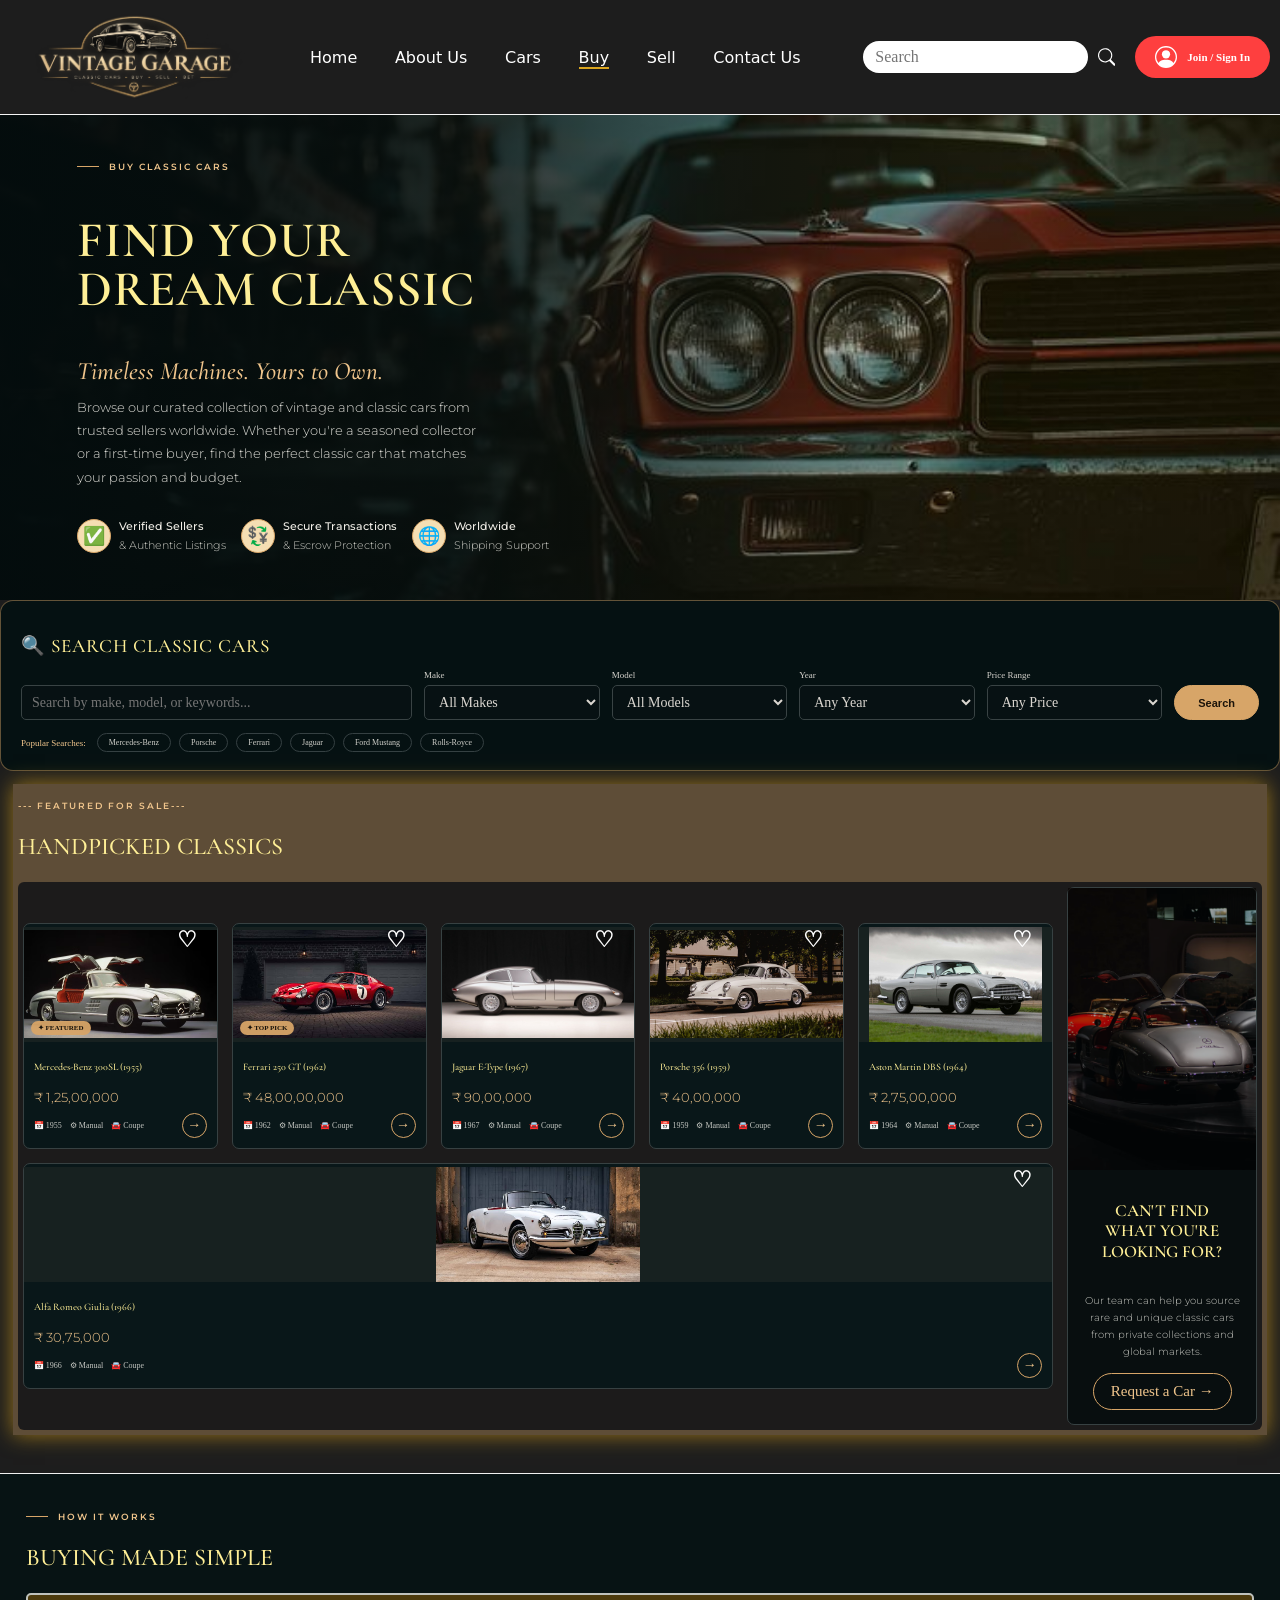
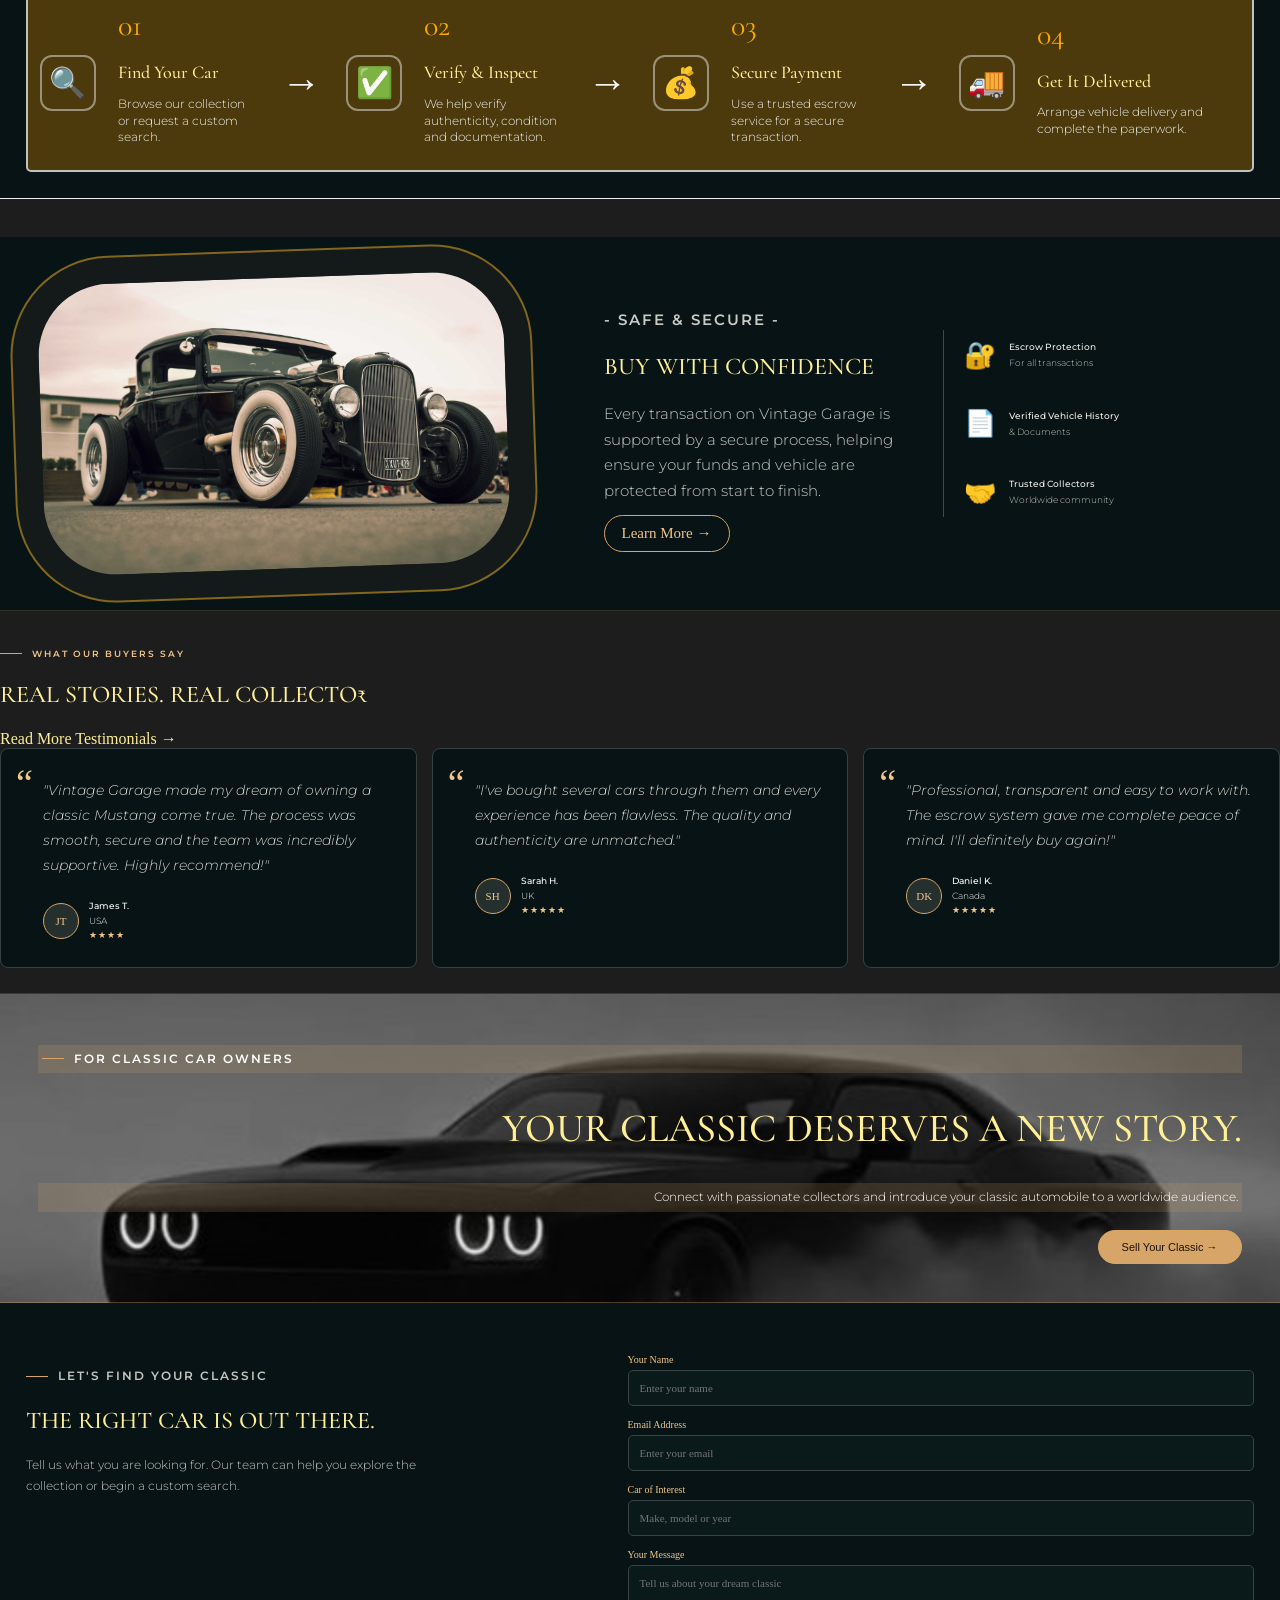
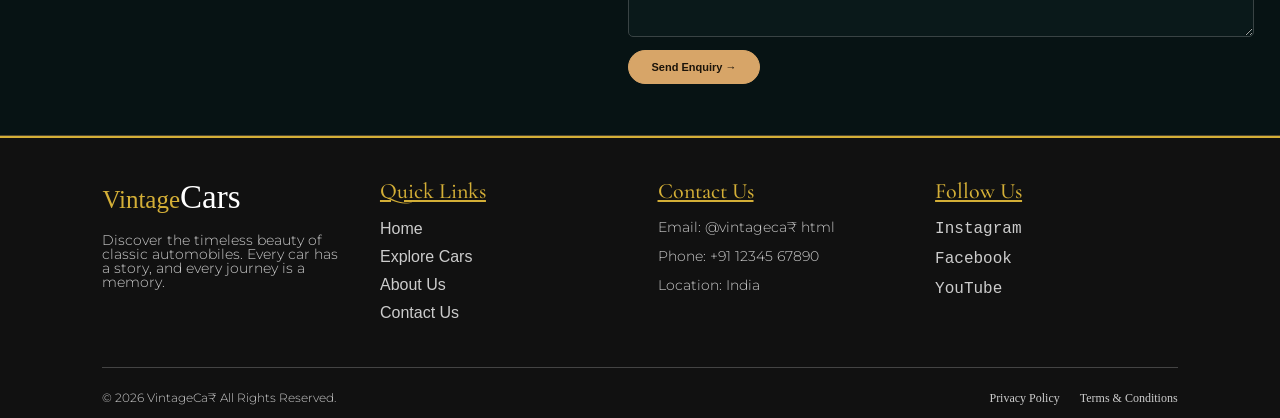
<file: buy.html>
<!DOCTYPE html>
<html lang="en">
<head>
   
    <title>Buy Classic Cars | Vintage Garage</title>

    <link rel="stylesheet" href="Style/buy-style.css">
     <link rel="stylesheet" href="Style/nav.css">
      <link rel="stylesheet" href="Style/universal.css">
    

    <!-- Google Fonts -->
    <link rel="preconnect" href="https://fonts.googleapis.com">
    <link rel="preconnect" href="https://fonts.gstatic.com" crossorigin>
    <link href="https://fonts.googleapis.com/css2?family=Cormorant+Garamond:wght@400;500;600;700&family=Montserrat:wght@300;400;500;600&display=swap" rel="stylesheet">
    
</head>

<body>
<script src="JS/cars.js"></script>
   <!-- nav -->
   <div class="top">

      <div class="logo">
        <img class="logo-img" alt="Main-Logo" src="pic/logo.png">
      </div>    
						
      <div class="navi">
        <div class="nav-tab"><a href="index.html" target="_self">Home </a></div>
        <div class="nav-tab"><a href="About.html" target="_self">About Us</a></div>
        <div class="nav-tab"><a href="cars.html" target="_self">Cars</a></div>
        <div class="nav-tab"><a href="buy.html" style="border-bottom: 2px solid goldenrod;" target="_self">Buy</a></div>
        <div class="nav-tab"><a href="sell.html" target="_self">Sell</a> </div>
        <div class="nav-tab"><a href="contact.html" target="_self">Contact Us</a></div>
      </div>

      <div class="search">
        <input class="search-bar" type="text" placeholder="Search">
        <svg xmlns="http://www.w3.org/2000/svg" width="20" height="20" fill="currentColor" class="bi-bi-search" viewBox="0 0 16 16">
          <path d="M11.742 10.344a6.5 6.5 0 1 0-1.397 1.398h-.001q.044.06.098.115l3.85 3.85a1 1 0 0 0 1.415-1.414l-3.85-3.85a1 1 0 0 0-.115-.1zM12 6.5a5.5 5.5 0 1 1-11 0 5.5 5.5 0 0 1 11 0"/>
        </svg>
      </div>

      <div  class="login">
        <a href="loginpage.html">
            <button>
                <svg xmlns="http://www.w3.org/2000/svg" width="22" height="22" fill="currentColor" class="bi-bi-person-circle" viewBox="0 0 16 16">
                    <path d="M11 6a3 3 0 1 1-6 0 3 3 0 0 1 6 0"/>
                    <path fill-rule="evenodd" d="M0 8a8 8 0 1 1 16 0A8 8 0 0 1 0 8m8-7a7 7 0 0 0-5.468 11.37C3.242 11.226 4.805 10 8 10s4.757 1.225 5.468 2.37A7 7 0 0 0 8 1"/>
                </svg>
                Join / Sign In
            </button>
        </a>
      </div>     
    </div>
<!-- nav close -->

        

<!-- HERO SECTION -->
        <section class="hero" id="home">

            <div class="hero-content">

                <p class="eyebrow">
                    <span></span> BUY CLASSIC CARS
                </p>

                <h1>FIND YOUR<br>DREAM CLASSIC</h1>

                <h2>Timeless Machines. Yours to Own.</h2>

                <p class="hero-description">
                    Browse our curated collection of vintage and classic cars
                    from trusted sellers worldwide. Whether you're a seasoned
                    collector or a first-time buyer, find the perfect classic
                    car that matches your passion and budget.
                </p>

                <div class="hero-features">

                    <div class="hero-feature">
                        <span class="feature-icon"> &#9989; </span>
                        <p><strong>Verified Sellers</strong><br>
                        & Authentic Listings</p>
                    </div>

                    <div class="hero-feature">
                        <span class="feature-icon">&#128177;</span>
                        <p><strong>Secure Transactions</strong><br>
                        & Escrow Protection</p>
                    </div>

                    <div class="hero-feature">
                        <span class="feature-icon">&#127760;</span>
                        <p><strong>Worldwide</strong><br>
                        Shipping Support</p>
                    </div>

                </div>

            </div>

        </section>


        <!-- SEARCH SECTION -->
        <section class="search-section section-padding" id="search">

            <div class="search-box">

                <h2>&#128269; SEARCH CLASSIC CARS</h2>

                <form class="search-form" action="#cars">

                    <input type="search"
                           placeholder="Search by make, model, or keywords...">

                    <label>
                        Make
                        <select name="make">
                            <option value="">All Makes</option>
                            <option>Mercedes-Benz</option>
                            <option>Ferrari</option>
                            <option>Jaguar</option>
                            <option>Porsche</option>
                            <option>Aston Martin</option>
                            <option>Alfa Romeo</option>
                        </select>
                    </label>

                    <label>
                        Model
                        <select name="model">
                            <option value="">All Models</option>
                            <option>300SL</option>
                            <option>250 GT</option>
                            <option>E-Type</option>
                            <option>356</option>
                        </select>
                    </label>

                    <label>
                        Year
                        <select name="year">
                            <option value="">Any Year</option>
                            <option>1950–1959</option>
                            <option>1960–1969</option>
                            <option>1970–1979</option>
                        </select>
                    </label>

                    <label>
                        Price Range
                        <select name="price">
                            <option value="">Any Price</option>
                            <option>Under &#8377; 10,00,000</option>
                            <option>&#8377; 10,00,000 – &#8377; 50,00,000</option>
                            <option>&#8377; 50,00,000+</option>
                        </select>
                    </label>

                    <button type="submit" class="gold-btn">Search</button>

                </form>

                <div class="popular-searches">
                    <span>Popular Searches:</span>
                    <a href="#cars">Mercedes-Benz</a>
                    <a href="#cars">Porsche</a>
                    <a href="#cars">Ferrari</a>
                    <a href="#cars">Jaguar</a>
                    <a href="#cars">Ford Mustang</a>
                    <a href="#cars">Rolls-Royce</a>
                </div>

            </div>

        </section>


        <!-- FEATURED CARS -->
        <section class="featured-section" id="cars">

            <div class="section-heading">

                <div>
                    <p class="eyebrow">--- FEATURED FOR SALE---</p>
                    <h2>HANDPICKED CLASSICS</h2>
                </div>
                
            </div>


            <div class="cars-layout">

                <!-- CAR CARDS -->
                <div class="car-list">


                    <!-- CAR 1 -->
                    <article class="car-card">

                        <div class="car-image">
                            <img src="pic/sl_mission.jpeg"
                                 alt="Classic luxury sports car">

                            <span class="car-badge">&#10022; FEATURED</span>
                            <button class="favorite" onclick="favourite(this)" type="button">	&#9825;
                            </button>
                        </div>

                        <div class="car-details">
                            <h3>Mercedes-Benz 300SL (1955)</h3>
                            <p class="price">&#8377; 1,25,00,000</p>

                            <div class="car-info">
                                <span>&#128197; 1955</span>
                                <span>&#9881; Manual</span>
                                <span>&#128664; Coupe</span>
                                <a href="#contact" class="round-arrow" >&#8594;</a>
                            </div>
                        </div>

                    </article>


                    <!-- CAR 2 -->
                    <article class="car-card">

                        <div class="car-image">
                            <img src="pic/ferrari250.jpeg"
                                 alt="Red vintage sports car">

                            <span class="car-badge">&#10022; TOP PICK</span>
                            <button class="favorite" onclick="favourite(this)" type="button">
	&#9825;
</button>
                        </div>

                        <div class="car-details">
                            <h3>Ferrari 250 GT (1962)</h3>
                            <p class="price">&#8377; 48,00,00,000</p>

                            <div class="car-info">
                                <span>&#128197; 1962</span>
                                <span>&#9881; Manual</span>
                                <span>&#128664; Coupe</span>
                                <a href="#contact" class="round-arrow">&#8594;</a>
                            </div>
                        </div>

                    </article>


                    <!-- CAR 3 -->
                    <article class="car-card">

                        <div class="car-image">
                            <img src="pic/etype1967.jpeg"
                                 alt="Classic grand touring car">

                            <button class="favorite" onclick="favourite(this)" type="button">	&#9825;</button>
                        </div>

                        <div class="car-details">
                            <h3>Jaguar E-Type (1967)</h3>
                            <p class="price">&#8377; 90,00,000</p>

                            <div class="car-info">
                                <span>&#128197; 1967</span>
                                <span>&#9881; Manual</span>
                                <span>&#128664; Coupe</span>
                                <a href="#contact" class="round-arrow" >&#8594;</a>
                            </div>
                        </div>

                    </article>


                    <!-- CAR 4 -->
                    <article class="car-card">

                        <div class="car-image">
                            <img src="pic/1959porsche.jpeg"
                                 alt="Vintage cream sports car">

                            <button class="favorite" onclick="favourite(this)" type="button">	&#9825;</button>
                        </div>

                        <div class="car-details">
                            <h3>Porsche 356 (1959)</h3>
                            <p class="price">&#8377; 40,00,000</p>

                            <div class="car-info">
                                <span>&#128197; 1959</span>
                                <span>&#9881; Manual</span>
                                <span>&#128664; Coupe</span>
                                <a href="#contact" class="round-arrow" >&#8594;</a>
                            </div>
                        </div>

                    </article>


                    <!-- CAR 5 -->
                    <article class="car-card">

                        <div class="car-image">
                            <img src="pic/1964db5.jpg"
                                 alt="Classic luxury automobile">

                            <button class="favorite" onclick="favourite(this)" type="button">&#9825;</button>
                        </div>

                        <div class="car-details">
                            <h3>Aston Martin DBS (1964)</h3>
                            <p class="price">&#8377; 2,75,00,000</p>

                            <div class="car-info">
                                <span>&#128197; 1964</span>
                                <span>&#9881; Manual</span>
                                <span>&#128664; Coupe</span>
                                <a href="#contact" class="round-arrow" >&#8594;</a>
                            </div>
                        </div>

                    </article>


                    <!-- CAR 6 -->
                    <article class="car-card">

                        <div class="car-image">
                            <img src="pic/giulia1966.jpeg"
                                 alt="Red classic collector car">

                            <button class="favorite" onclick="favourite(this)" type="button">	&#9825;</button>
                        </div>

                        <div class="car-details">
                            <h3>Alfa Romeo Giulia (1966)</h3>
                            <p class="price">&#8377; 30,75,000</p>

                            <div class="car-info">
                                <span>&#128197; 1966</span>
                                <span>&#9881; Manual</span>
                                <span>&#128664; Coupe</span>
                                <a href="#contact" class="round-arrow" >&#8594;</a>
                            </div>
                        </div>

                    </article>

                </div>


                <!-- REQUEST A CAR CARD -->
                <div class="request-card">

                    <img src="pic/rqstcar.avif"
                         alt="Classic car detail">

                    <div class="request-content">
                        <h3>CAN'T FIND<br>WHAT YOU'RE LOOKING FOR?</h3>

                        <p>
                            Our team can help you source rare and unique
                            classic cars from private collections and
                            global markets.
                        </p>

                        <a href="#contact" class="outline-btn">Request a Car →</a>
                    </div>

                </div>

            </div>

        </section>


 <!-- HOW IT WORKS -->
        <section class="how-section" id="buy">

            <div class="section-heading">
                <div>
                    <p class="eyebrow"><span></span> HOW IT WORKS</p>
                    <h2>BUYING MADE SIMPLE</h2>
                </div>
            </div>

            <div class="steps-list">

                <div class="step">
                    <div class="step-icon">&#128269;</div>  <!-- searchicon -->
                    <div class="step-text">
                        <span>01</span>
                        <h3>Find Your Car</h3>
                        <p>Browse our collection or request a custom search.</p>
                    </div>
                    <span class="step-arrow">&#8594;</span>
                </div>

                <div class="step">
                    <div class="step-icon">&#9989;</div>
                    <div class="step-text">
                        <span>02</span>
                        <h3>Verify & Inspect</h3>
                        <p>We help verify authenticity, condition and documentation.</p>
                    </div>
                    <span class="step-arrow">&#8594;</span>
                </div>

                <div class="step">
                    <div class="step-icon">&#128176;</div> <!-- moneybag -->
                    <div class="step-text">
                        <span>03</span>
                        <h3>Secure Payment</h3>
                        <p>Use a trusted escrow service for a secure transaction.</p>
                    </div>
                    <span class="step-arrow">&#8594;</span>
                </div>

                <div class="step">
                    <div class="step-icon">&#128666;</div> <!-- delivered -->
                    <div class="step-text">
                        <span>04</span>
                        <h3>Get It Delivered</h3>
                        <p>Arrange vehicle delivery and complete the paperwork.</p>
                    </div>
                </div>

            </div>

        </section>


<!-- BUY WITH CONFIDENCE -->
        <section class="confidence-section" id="about">

            <div class="confidence-image">
                <img src="pic/classic.jpeg"
                     alt="Luxury vintage car">
            </div>

            <div class="confidence-content">

                <div class="confidence-main">
                    <p class="eyebrow"> - SAFE & SECURE -</p>
                    <h2>BUY WITH CONFIDENCE</h2>

                    <p>
                        Every transaction on Vintage Garage is supported
                        by a secure process, helping ensure your funds and
                        vehicle are protected from start to finish.
                    </p>

                    <a href="#services" class="outline-btn">Learn More &#8594;</a>
                </div>

                <div class="confidence-points" id="services">

                    <div class="confidence-point">
                        <span>&#128272;</span>
                        <p><strong>Escrow Protection</strong><br>For all transactions</p>
                    </div>

                    <div class="confidence-point">
                        <span>&#128196;</span>
                        <p><strong>Verified Vehicle History</strong><br>& Documents</p>
                    </div>

                    <div class="confidence-point">
                        <span>&#129309;</span>
                        <p><strong>Trusted Collectors</strong><br>Worldwide community</p>
                    </div>

                </div>

            </div>

        </section>


        <!-- TESTIMONIALS -->
        <section class="testimonials-section section-padding" id="testimonials">

            <div class="section-heading">
                <div>
                    <p class="eyebrow"><span></span> WHAT OUR BUYERS SAY</p>
                    <h2>REAL STORIES. REAL COLLECTO&#8377; </h2>
                </div>

                <a href="#contact" class="text-link">Read More Testimonials →</a>
            </div>

            <div class="testimonial-list">

                <article class="testimonial-card">
                    <span class="quote-mark">“</span>
                    <div>
                        <p class="quote">
                            "Vintage Garage made my dream of owning
                            a classic Mustang come true. The process
                            was smooth, secure and the team was
                            incredibly supportive. Highly recommend!"
                        </p>

                        <div class="reviewer">
                            <div class="reviewer-avatar">JT</div>
                            <p><strong>James T.</strong><br>USA<br>
                            <span class="stars">&#9733;&#9733;&#9733;&#9733;</span></p>
                        </div>
                    </div>
                </article>

                <article class="testimonial-card">
                    <span class="quote-mark">“</span>
                    <div>
                        <p class="quote">
                            "I've bought several cars through them
                            and every experience has been flawless.
                            The quality and authenticity are unmatched."
                        </p>

                        <div class="reviewer">
                            <div class="reviewer-avatar">SH</div>
                            <p><strong>Sarah H.</strong><br>UK<br>
                            <span class="stars">&#9733;&#9733;&#9733;&#9733;&#9733;</span></p>
                        </div>
                    </div>
                </article>

                <article class="testimonial-card">
                    <span class="quote-mark">“</span>
                    <div>
                        <p class="quote">
                            "Professional, transparent and easy to
                            work with. The escrow system gave me
                            complete peace of mind. I'll definitely
                            buy again!"
                        </p>

                        <div class="reviewer">
                            <div class="reviewer-avatar">DK</div>
                            <p><strong>Daniel K.</strong><br>Canada<br>
                            <span class="stars">&#9733;&#9733;&#9733;&#9733;&#9733;</span></p>
                        </div>
                    </div>
                </article>

            </div>

        </section>


 <!-- SELL YOUR CAR -->
        <section class="sell-section" id="sell">

            <div class="sell-content">
                <p class="eyebrow"><span></span> FOR CLASSIC CAR OWNERS</p>
                <h2>YOUR CLASSIC DESERVES A NEW STORY.</h2>
                <p>
                    Connect with passionate collectors and introduce
                    your classic automobile to a worldwide audience.
                </p>
                <a href="sell.html" class="gold-btn">Sell Your Classic &#8594;</a>
            </div>

        </section>


        <!-- CONTACT SECTION -->
        <section class="contact-section section-padding" id="contact">

            <div class="contact-intro">
                <p class="eyebrow"><span></span> LET'S FIND YOUR CLASSIC</p>
                <h2>THE RIGHT CAR IS OUT THERE.</h2>
                <p>
                    Tell us what you are looking for. Our team can help
                    you explore the collection or begin a custom search.
                </p>
            </div>

            <form class="contact-form" action="#contact">

                <label>
                    Your Name
                    <input type="text" name="name" placeholder="Enter your name" required>
                </label>

                <label>
                    Email Address
                    <input type="email" name="email" placeholder="Enter your email" required>
                </label>

                <label>
                    Car of Interest
                    <input type="text" name="car" placeholder="Make, model or year">
                </label>

                <label>
                    Your Message
                    <textarea name="message" rows="4" placeholder="Tell us about your dream classic"></textarea>
                </label>

                <button type="submit" class="gold-btn">Send Enquiry &#8594;</button>

            </form>

        </section>


  

<!-- footer start -->

    <footer class="footer">

    <div class="footer-container">

        <!-- Website Info -->
        <div class="footer-box footer-about">
            <h2>Vintage<span>Cars</span></h2>

            <p>
                Discover the timeless beauty of classic automobiles.
                Every car has a story, and every journey is a memory.
            </p>
        </div>


        <!-- Quick Links -->
        <div class="footer-box">
            <h3>Quick Links</h3>

            <ul>
                <li><a href="index.html">Home</a></li>
                <li><a href="ca&#8377; html">Explore Cars</a></li>
                <li><a href="about.html">About Us</a></li>
                <li><a href="contact.html">Contact Us</a></li>
            </ul>
        </div>


        <!-- Contact Info -->
        <div class="footer-box">
            <h3>Contact Us</h3>

            <p>Email: <a href="mailto:vintage_fake.com">
                @vintageca&#8377; html
            </a></p>

            <p>Phone: <a href="tel:+91xxx-xxxxxxx">
                +91 12345 67890
            </a></p>

            <p>Location: India</p>
        </div>


        <!-- Social Links -->
        <div class="footer-box">
            <h3>Follow Us</h3>

            <div class="social-links">
                <a href="https://www.instagram.com/_user_rwt_/">Instagram</a>
                <a href="https://www.facebook.com/">Facebook</a>
                <a href="https://www.youtube.com/">YouTube</a>
            </div>
        </div>

    </div>


    <!-- Bottom Footer -->
    <div class="footer-bottom">

        <p>&copy; 2026 VintageCa&#8377;  All Rights Reserved.</p>

        <div class="footer-policy">
            <a href=".html">Privacy Policy</a>
            <a href=".html">Terms & Conditions</a>
        </div>

    </div>

</footer>

<!-- end -->


</body>
</html>
</file>
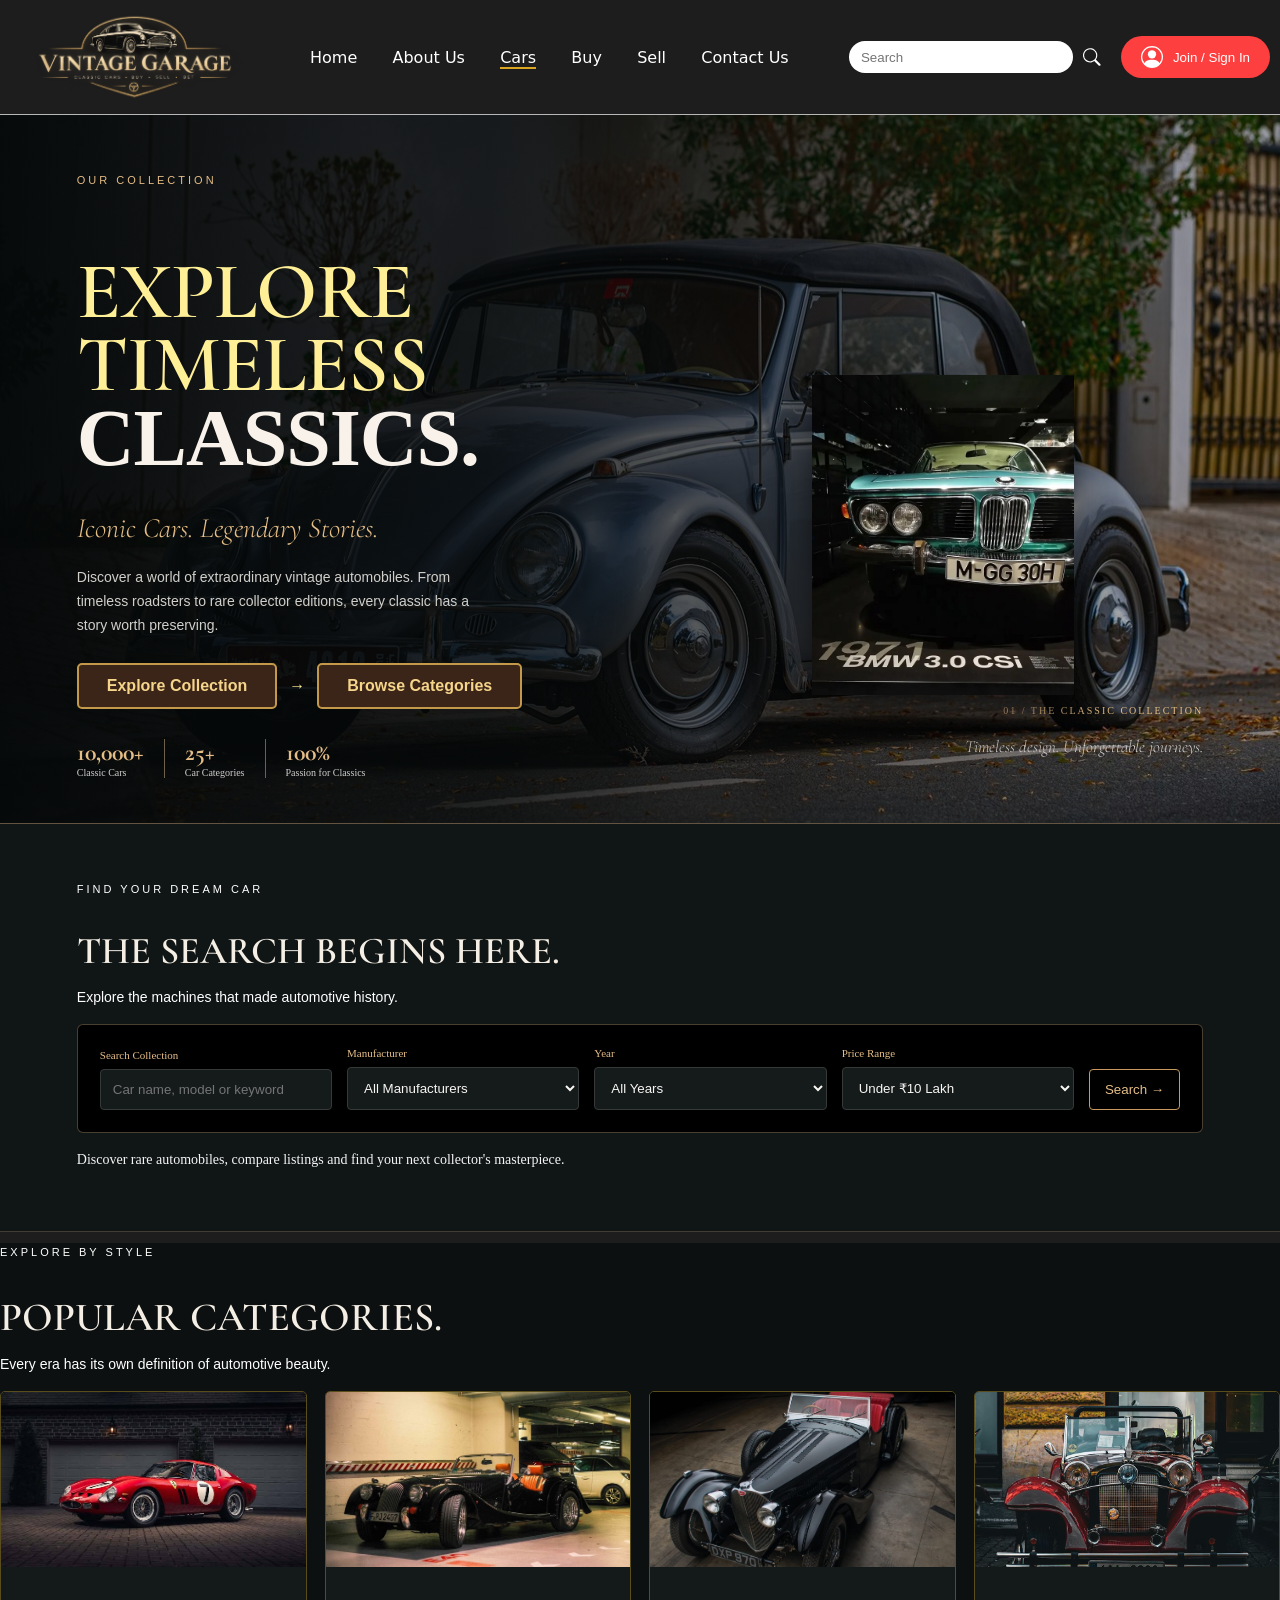
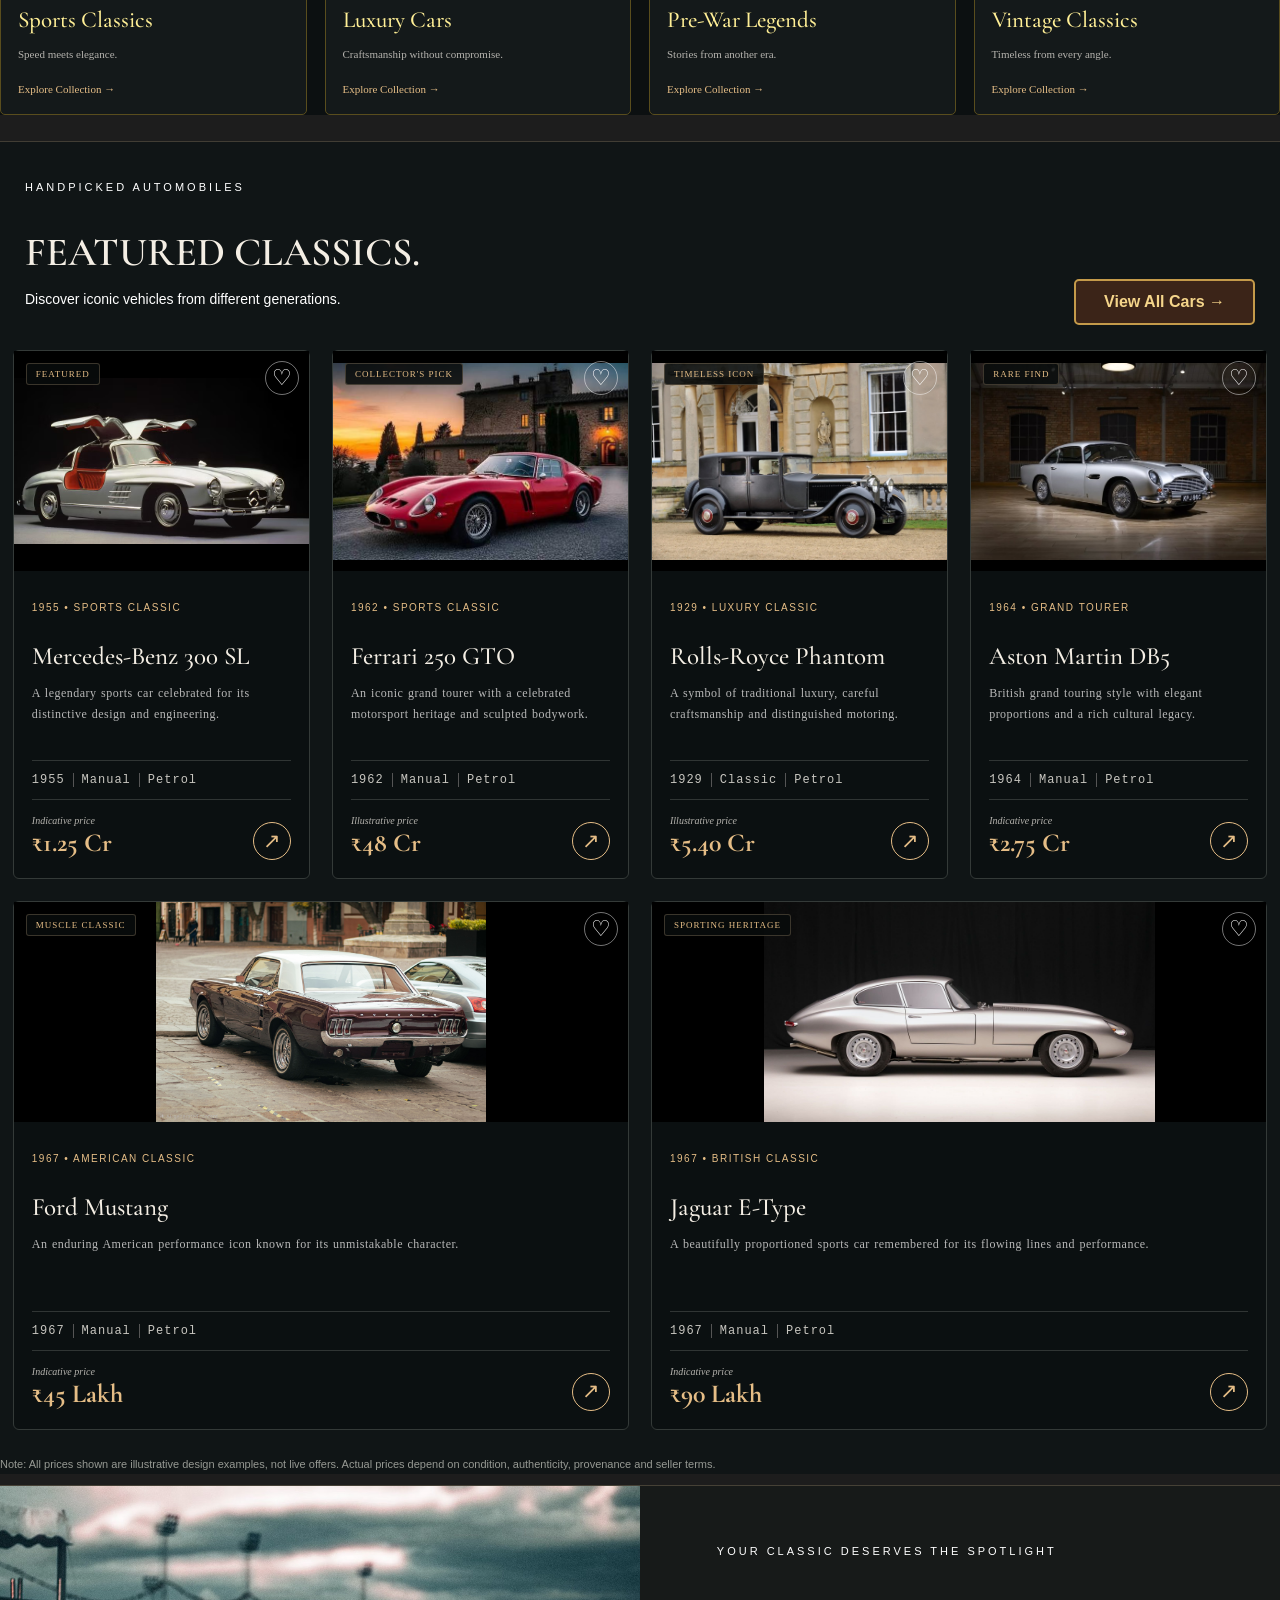
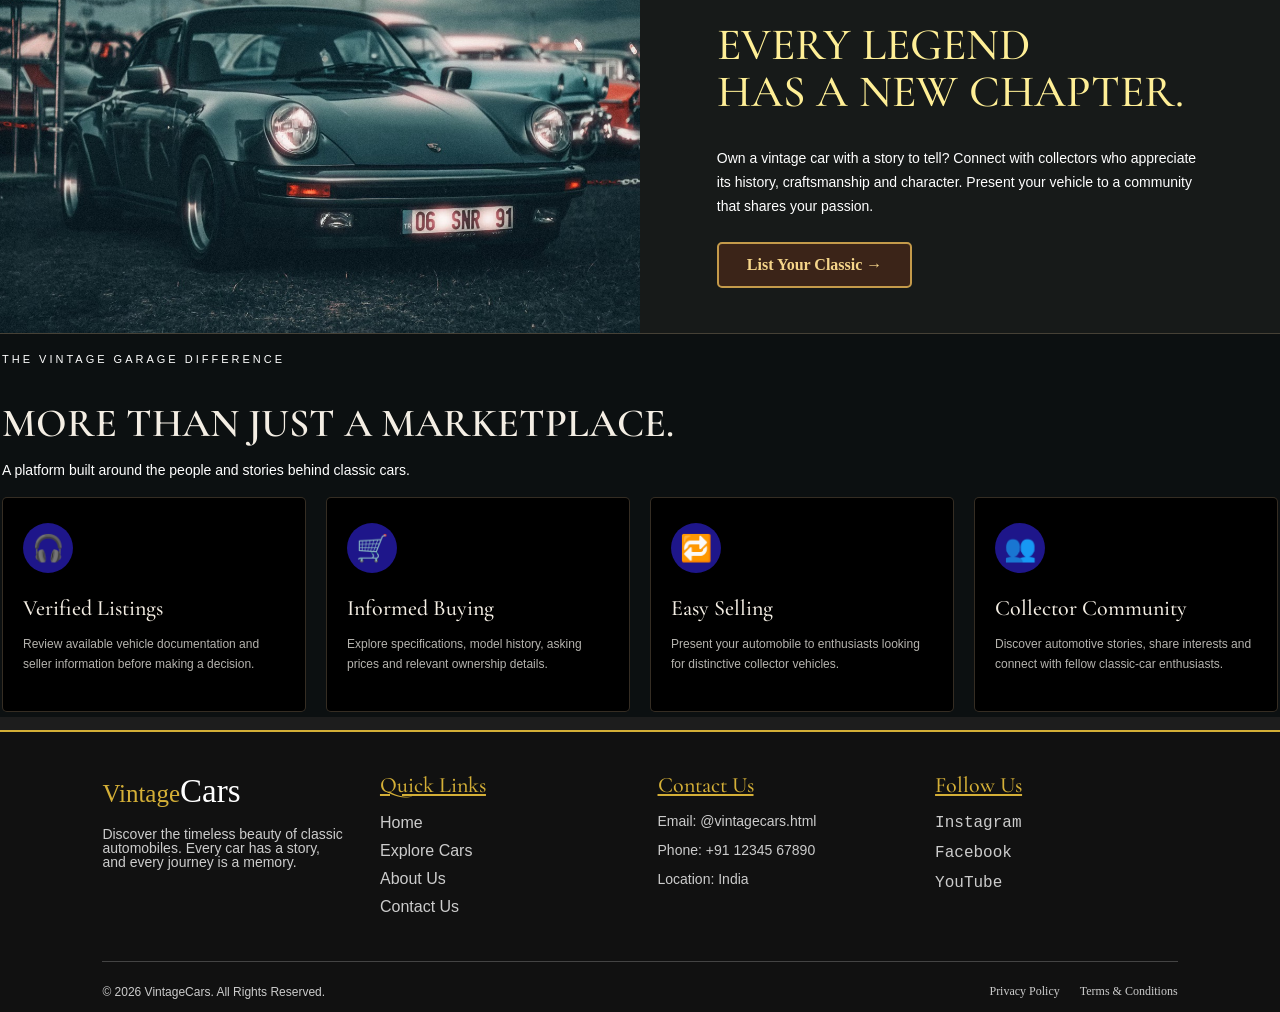
<file: cars.html>
<!DOCTYPE html>
<html lang="en">
<head>

    <title>Cars Collection | Vintage Garage</title>

    <!-- Google Fonts -->
    <link rel="preconnect" href="https://fonts.googleapis.com">
    <link rel="preconnect" href="https://fonts.gstatic.com" crossorigin>
    <link href="https://fonts.googleapis.com/css2?family=Cormorant+Garamond:wght@400;500;600;700&family=Poppins:wght@300;400;500;600&display=swap" rel="stylesheet">

    <!-- External CSS -->
    <link rel="stylesheet" href="Style/cars-style.css">
    <link rel="stylesheet" href="Style/nav.css">
    <link rel="stylesheet" href="Style/universal.css">
</head>

<body>

    <script src="JS/cars.js"></script>

<!-- nav -->
   <div class="top">

      <div class="logo">
        <img class="logo-img" alt="Main-Logo" src="pic/logo.png">
      </div>    
						
      <div class="navi">
        <div class="nav-tab"><a href="index.html" target="_self">Home </a></div>
        <div class="nav-tab"><a href="About.html" target="_self">About Us</a></div>
        <div class="nav-tab"><a href="cars.html" style="border-bottom: 2px solid goldenrod;" target="_self">Cars</a></div>
        <div class="nav-tab"><a href="buy.html" target="_self">Buy</a></div>
        <div class="nav-tab"><a href="sell.html" target="_self">Sell</a> </div>
        <div class="nav-tab"><a href="contact.html" target="_self">Contact Us</a></div>
      </div>

      <div class="search">
        <input class="search-bar" type="text" placeholder="Search">
        <svg xmlns="http://www.w3.org/2000/svg" width="20" height="20" fill="currentColor" class="bi-bi-search" viewBox="0 0 16 16">
          <path d="M11.742 10.344a6.5 6.5 0 1 0-1.397 1.398h-.001q.044.06.098.115l3.85 3.85a1 1 0 0 0 1.415-1.414l-3.85-3.85a1 1 0 0 0-.115-.1zM12 6.5a5.5 5.5 0 1 1-11 0 5.5 5.5 0 0 1 11 0"/>
        </svg>
      </div>

      <div  class="login">
        <a href="loginpage.html">
        <button>
          <svg xmlns="http://www.w3.org/2000/svg" width="22" height="22" fill="currentColor" class="bi-bi-person-circle" viewBox="0 0 16 16">
            <path d="M11 6a3 3 0 1 1-6 0 3 3 0 0 1 6 0"/>
            <path fill-rule="evenodd" d="M0 8a8 8 0 1 1 16 0A8 8 0 0 1 0 8m8-7a7 7 0 0 0-5.468 11.37C3.242 11.226 4.805 10 8 10s4.757 1.225 5.468 2.37A7 7 0 0 0 8 1"/>
          </svg>
          Join / Sign In
        </button>
        </a>
      </div>     
    </div>

    <!-- nav end -->

    <main>

        <!--HERO SECTION -->
        <section class="hero">

            <div class="hero-content">
                <p class="eyebrow">OUR COLLECTION</p>

                <h1>
                    EXPLORE<br>
                    TIMELESS<br>
                    <span>CLASSICS.</span>
                </h1>

                <p class="hero-subtitle">
                    Iconic Cars. Legendary Stories.
                </p>

                <p class="hero-description">
                    Discover a world of extraordinary vintage automobiles.
                    From timeless roadsters to rare collector editions,
                    every classic has a story worth preserving.
                </p>

                <div class="hero-buttons">
                    <a href="#featured-cars">
                        <button class="btn">Explore Collection</button>
                    </a>
                        <span> &#8594;</span>
                    <a href="#categories">
                        <button class="btn">Browse Categories</button>
                    </a>
                </div>

                <div class="hero-stats">
                    <div>
                        <strong>10,000+</strong>
                        <span>Classic Cars</span>
                    </div>

                    <div>
                        <strong>25+</strong>
                        <span>Car Categories</span>
                    </div>

                    <div>
                        <strong>100%</strong>
                        <span>Passion for Classics</span>
                    </div>
                </div>
            </div>

            <div class="hero-image">
                <img src="pic/bmw_m3.jpeg" alt="Beautiful vintage classic automobile">

                <div class="image-caption">
                    <span>01 / THE CLASSIC COLLECTION</span>
                    <p>Timeless design. Unforgettable journeys.</p>
                </div>
            </div>

        </section>


        
        <!--SEARCH SECTION -->
        <section class="search-section" id="car-search">

            <div class="section-heading">
                <p class="eyebrow">FIND YOUR DREAM CAR</p>
                <h2>THE SEARCH BEGINS HERE.</h2>
                <p>Explore the machines that made automotive history.</p>
            </div>

            <form class="search-box">

                <div class="search-field">
                    <label for="keyword">Search Collection</label>
                    <input
                        type="search"
                        id="keyword"
                        placeholder="Car name, model or keyword">
                </div>

                <div class="search-field">
                    <label for="make">Manufacturer</label>
                    <select id="make">
                        <option>All Manufacturers</option>
                        <option>Mercedes-Benz</option>
                        <option>Ford</option>
                        <option>Ferrari</option>
                        <option>Jaguar</option>
                        <option>Rolls-Royce</option>
                        <option>Aston Martin</option>
                    </select>
                </div>

                <div class="search-field">
                    <label for="year">Year</label>
                    <select id="year" name="year">
                        <option>All Years</option>
                        <option>1920–1939</option>
                        <option>1940–1959</option>
                        <option>1960–1979</option>
                        <option>1980–1999</option>
                    </select>
                </div>

                <div class="search-field">
                    <label for="price">Price Range</label>
                    <select id="price">
                        <option">Any Price</option>
                        <option>Under &#8377;10 Lakh</option>
                        <option>&#8377;10–50 Lakh</option>
                        <option>&#8377;50 Lakh–1 Crore</option>
                        <option>Above &#8377;1 Crore</option>
                    </select>
                </div>

                <a href="cars.html"><button type="submit" class="search-btn">Search &#8594;</button></a>

            </form>

            <p class="search-note">
                Discover rare automobiles, compare listings and find your next
                collector's masterpiece.
            </p>

        </section>



        <!-- CATEGORIES-->

        <section class="categories" id="categories">

            <div class="section-heading">
                <p class="eyebrow">EXPLORE BY STYLE</p>
                <h2>POPULAR CATEGORIES.</h2>
                <p>Every era has its own definition of automotive beauty.</p>
            </div>

            <div class="category-container">

                <a href="#featured-cars" class="category-card">
                    <div class="category-image">
                        <img src="pic/ferrari250.jpeg" alt="Classic sports car">
                    </div>
                    <div class="category-info">
                        <h3>Sports Classics</h3>
                        <p>Speed meets elegance.</p>
                        <span>Explore Collection &#8594;</span>
                    </div>
                </a>

                <a href="#featured-cars" class="category-card">
                    <div class="category-image">
                        <img src="pic/vintage_open.jpeg" alt="Vintage luxury car">
                    </div>
                    <div class="category-info">
                        <h3>Luxury Cars</h3>
                        <p>Craftsmanship without compromise.</p>
                        <span>Explore Collection &#8594;</span>
                    </div>
                </a>

                <a href="#featured-cars" class="category-card">
                    <div class="category-image">
                        <img src="pic/prewar.jpeg" alt="Historic pre-war automobile">
                    </div>
                    <div class="category-info">
                        <h3>Pre-War Legends</h3>
                        <p>Stories from another era.</p>
                        <span>Explore Collection &#8594;</span>
                    </div>
                </a>

                <a href="#featured-cars" class="category-card">
                    <div class="category-image">
                        <img src="pic/royalvintage.jpg" alt="Classic touring automobile">
                    </div>
                    <div class="category-info">
                        <h3>Vintage Classics</h3>
                        <p>Timeless from every angle.</p>
                        <span>Explore Collection &#8594;</span>
                    </div>
                </a>

            </div>

        </section>




<!--FEATURED CARS-->
        <section class="featured" id="featured-cars">

            <div class="featured-heading">
                <div class="section-heading">
                    <p class="eyebrow">HANDPICKED AUTOMOBILES</p>
                    <h2>FEATURED CLASSICS.</h2>
                    <p>Discover iconic vehicles from different generations.</p>
                </div>

                <a href="#all-cars" class="text-link">
                  <button class="btn">View All Cars &#8594;</button>
                </a>
            </div>


            <div class="car-container" id="all-cars">

                <!-- Car 1 -->
                <article class="car-card">
                    <div class="car-image">
                        <img src="pic/sl_mission.jpeg" alt="Classic roadster">
                        <span class="car-tag">FEATURED</span>
                        <button class="heart-btn" onclick="favourite(this)" type="button">
                          &#9825;
                        </button>
                    </div>

                    <div class="car-details">
                        <p class="car-year">1955 • SPORTS CLASSIC</p>
                        <h3>Mercedes-Benz 300 SL</h3>
                        <p class="car-description">
                            A legendary sports car celebrated for its distinctive
                            design and engineering.
                        </p>

                        <div class="car-specs">
                            <span>1955</span>
                            <span>Manual</span>
                            <span>Petrol</span>
                        </div>

                        <div class="car-bottom">
                            <div>
                                <small>Indicative price</small>
                                <strong>&#8377;1.25 Cr</strong>
                            </div>
                            <a href="buy.html" class="arrow-btn">
                              &#8599;
                            </a>
                        </div>
                    </div>
                </article>


                <!-- Car 2 -->
                <article class="car-card">
                    <div class="car-image">
                        <img src="pic/250gto.jpeg" alt="Classic red sports car">
                        <span class="car-tag">COLLECTOR'S PICK</span>
                        <button class="heart-btn" onclick="favourite(this)" type="button">
                          &#9825;
                        </button>
                    </div>

                    <div class="car-details">
                        <p class="car-year">1962 • SPORTS CLASSIC</p>
                        <h3>Ferrari 250 GTO</h3>
                        <p class="car-description">
                            An iconic grand tourer with a celebrated motorsport
                            heritage and sculpted bodywork.
                        </p>

                        <div class="car-specs">
                            <span>1962</span>
                            <span>Manual</span>
                            <span>Petrol</span>
                        </div>

                        <div class="car-bottom">
                            <div>
                                <small>Illustrative price</small>
                                <strong>&#8377;48 Cr</strong>
                            </div>
                            <a href="buy.html" class="arrow-btn">
                              &#8599;
                            </a>
                        </div>
                    </div>
                </article>


                <!-- Car 3 -->
                <article class="car-card">
                    <div class="car-image">
                        <img src="pic/rrphantom.jpeg" alt="Vintage luxury automobile">
                        <span class="car-tag">TIMELESS ICON</span>
                        <button class="heart-btn" onclick="favourite(this)" type="button">&#9825;</button>
                    </div>

                    <div class="car-details">
                        <p class="car-year">1929 • LUXURY CLASSIC</p>
                        <h3>Rolls-Royce Phantom</h3>
                        <p class="car-description">
                            A symbol of traditional luxury, careful craftsmanship
                            and distinguished motoring.
                        </p>

                        <div class="car-specs">
                            <span>1929</span>
                            <span>Classic</span>
                            <span>Petrol</span>
                        </div>

                        <div class="car-bottom">
                            <div>
                                <small>Illustrative price</small>
                                <strong>&#8377;5.40 Cr</strong>
                            </div>
                            <a href="buy.html" class="arrow-btn">
                              &#8599;
                            </a>
                        </div>
                    </div>
                </article>


                <!-- Car 4 -->
                <article class="car-card">
                    <div class="car-image">
                        <img src="pic/aston-martin.jpeg" alt="Vintage British sports car">
                        <span class="car-tag">RARE FIND</span>
                        <button class="heart-btn" onclick="favourite(this)" type="button" >
                          &#9825;
                        </button>
                    </div>

                    <div class="car-details">
                        <p class="car-year">1964 • GRAND TOURER</p>
                        <h3>Aston Martin DB5</h3>
                        <p class="car-description">
                            British grand touring style with elegant proportions
                            and a rich cultural legacy.
                        </p>

                        <div class="car-specs">
                            <span>1964</span>
                            <span>Manual</span>
                            <span>Petrol</span>
                        </div>

                        <div class="car-bottom">
                            <div>
                                <small>Indicative price</small>
                                <strong>&#8377;2.75 Cr</strong>
                            </div>
                            <a href="buy.html" class="arrow-btn">
                              &#8599;
                            </a>
                        </div>
                    </div>
                </article>


                <!-- Car 5 -->
                <article class="car-card">
                    <div class="car-image">
                        <img src="pic/mustang1967.jpg" alt="Classic American muscle car">
                        <span class="car-tag">MUSCLE CLASSIC</span>
                        <button class="heart-btn" onclick="favourite(this)" type="button">
                          &#9825;
                        </button>
                    </div>

                    <div class="car-details">
                        <p class="car-year">1967 • AMERICAN CLASSIC</p>
                        <h3>Ford Mustang</h3>
                        <p class="car-description">
                            An enduring American performance icon known for its
                            unmistakable character.
                        </p>

                        <div class="car-specs">
                            <span>1967</span>
                            <span>Manual</span>
                            <span>Petrol</span>
                        </div>

                        <div class="car-bottom">
                            <div>
                                <small>Indicative price</small>
                                <strong>&#8377;45 Lakh</strong>
                            </div>
                            <a href="buy.html" class="arrow-btn">
                              &#8599;
                            </a>
                        </div>
                    </div>
                </article>


                <!-- Car 6 -->
                <article class="car-card">
                    <div class="car-image">
                        <img src="pic/etype1967.jpeg" alt="Classic Jaguar sports car">
                        <span class="car-tag">SPORTING HERITAGE</span>
                        <button class="heart-btn" onclick="favourite(this)" type="button"
                        >
                        &#9825;
                      </button>
                    </div>

                    <div class="car-details">
                        <p class="car-year">1967 • BRITISH CLASSIC</p>
                        <h3>Jaguar E-Type</h3>
                        <p class="car-description">
                            A beautifully proportioned sports car remembered
                            for its flowing lines and performance.
                        </p>

                        <div class="car-specs">
                            <span>1967</span>
                            <span>Manual</span>
                            <span>Petrol</span>
                        </div>

                        <div class="car-bottom">
                            <div>
                                <small>Indicative price</small>
                                <strong>&#8377;90 Lakh</strong>
                            </div>
                            <a href="buy.html" class="arrow-btn"> 
                              &#8599;
                          </a>
                        </div>
                    </div>
                </article>

            </div>

            <p class="price-disclaimer">
                Note: All prices shown are illustrative design examples, not live
                offers. Actual prices depend on condition, authenticity, provenance
                and seller terms.
            </p>

        </section>


    

 <!--SELL YOUR CAR -->
        <section class="sell-banner">

            <div class="sell-image">
                <img src="pic/911vintage.jpeg" alt="Classic automobile ready for a new owner">
            </div>

            <div class="sell-content">
                <p class="eyebrow">YOUR CLASSIC DESERVES THE SPOTLIGHT</p>

                <h2>EVERY LEGEND<br>HAS A NEW CHAPTER.</h2>

                <p>
                    Own a vintage car with a story to tell? Connect with collectors
                    who appreciate its history, craftsmanship and character.
                    Present your vehicle to a community that shares your passion.
                </p>

                <a href="sell.html" class="btn">List Your Classic &#8594;</a>
            </div>

        </section>




<!--WHY CHOOSE US -->
        <section class="why-section">

            <div class="section-heading">
                <p class="eyebrow">THE VINTAGE GARAGE DIFFERENCE</p>
                <h2>MORE THAN JUST A MARKETPLACE.</h2>
                <p>
                    A platform built around the people and stories behind classic cars.
                </p>
            </div>

            <div class="benefits-container">

                <div class="benefit-card">
                    <span class="benefit-icon">&#127911;</span>
                    <h3>Verified Listings</h3>
                    <p>
                        Review available vehicle documentation and seller information
                        before making a decision.
                    </p>
                </div>

                <div class="benefit-card">
                    <span class="benefit-icon">&#128722;</span>
                    <h3>Informed Buying</h3>
                    <p>
                        Explore specifications, model history, asking prices and
                        relevant ownership details.
                    </p>
                </div>

                <div class="benefit-card">
                    <span class="benefit-icon">&#128257;</span>
                    <h3>Easy Selling</h3>
                    <p>
                        Present your automobile to enthusiasts looking for
                        distinctive collector vehicles.
                    </p>
                </div>

                <div class="benefit-card">
                    <span class="benefit-icon">&#x1F465;</span>
                    <h3>Collector Community</h3>
                    <p>
                        Discover automotive stories, share interests and connect
                        with fellow classic-car enthusiasts.
                    </p>
                </div>

            </div>

        </section>




<!-- footer start -->

    <footer class="footer">

    <div class="footer-container">

        <!-- Website Info -->
        <div class="footer-box footer-about">
            <h2>Vintage<span>Cars</span></h2>

            <p>
                Discover the timeless beauty of classic automobiles.
                Every car has a story, and every journey is a memory.
            </p>
        </div>


        <!-- Quick Links -->
        <div class="footer-box">
            <h3>Quick Links</h3>

            <ul>
                <li><a href="index.html">Home</a></li>
                <li><a href="cars.html">Explore Cars</a></li>
                <li><a href="about.html">About Us</a></li>
                <li><a href="contact.html">Contact Us</a></li>
            </ul>
        </div>


        <!-- Contact Info -->
        <div class="footer-box">
            <h3>Contact Us</h3>

            <p>Email: <a href="mailto:vintage_fake.com">
                @vintagecars.html
            </a></p>

            <p>Phone: <a href="tel:+91xxx-xxxxxxx">
                +91 12345 67890
            </a></p>

            <p>Location: India</p>
        </div>


        <!-- Social Links -->
        <div class="footer-box">
            <h3>Follow Us</h3>

            <div class="social-links">
                <a href="https://www.instagram.com/_user_rwt_/">Instagram</a>
                <a href="https://www.facebook.com/">Facebook</a>
                <a href="https://www.youtube.com/">YouTube</a>
            </div>
        </div>

    </div>


    <!-- Bottom Footer -->
    <div class="footer-bottom">

        <p>&copy; 2026 VintageCars. All Rights Reserved.</p>

        <div class="footer-policy">
            <a href=".html">Privacy Policy</a>
            <a href=".html">Terms & Conditions</a>
        </div>

    </div>

</footer>

<!-- end -->

</body>
</html>
</file>
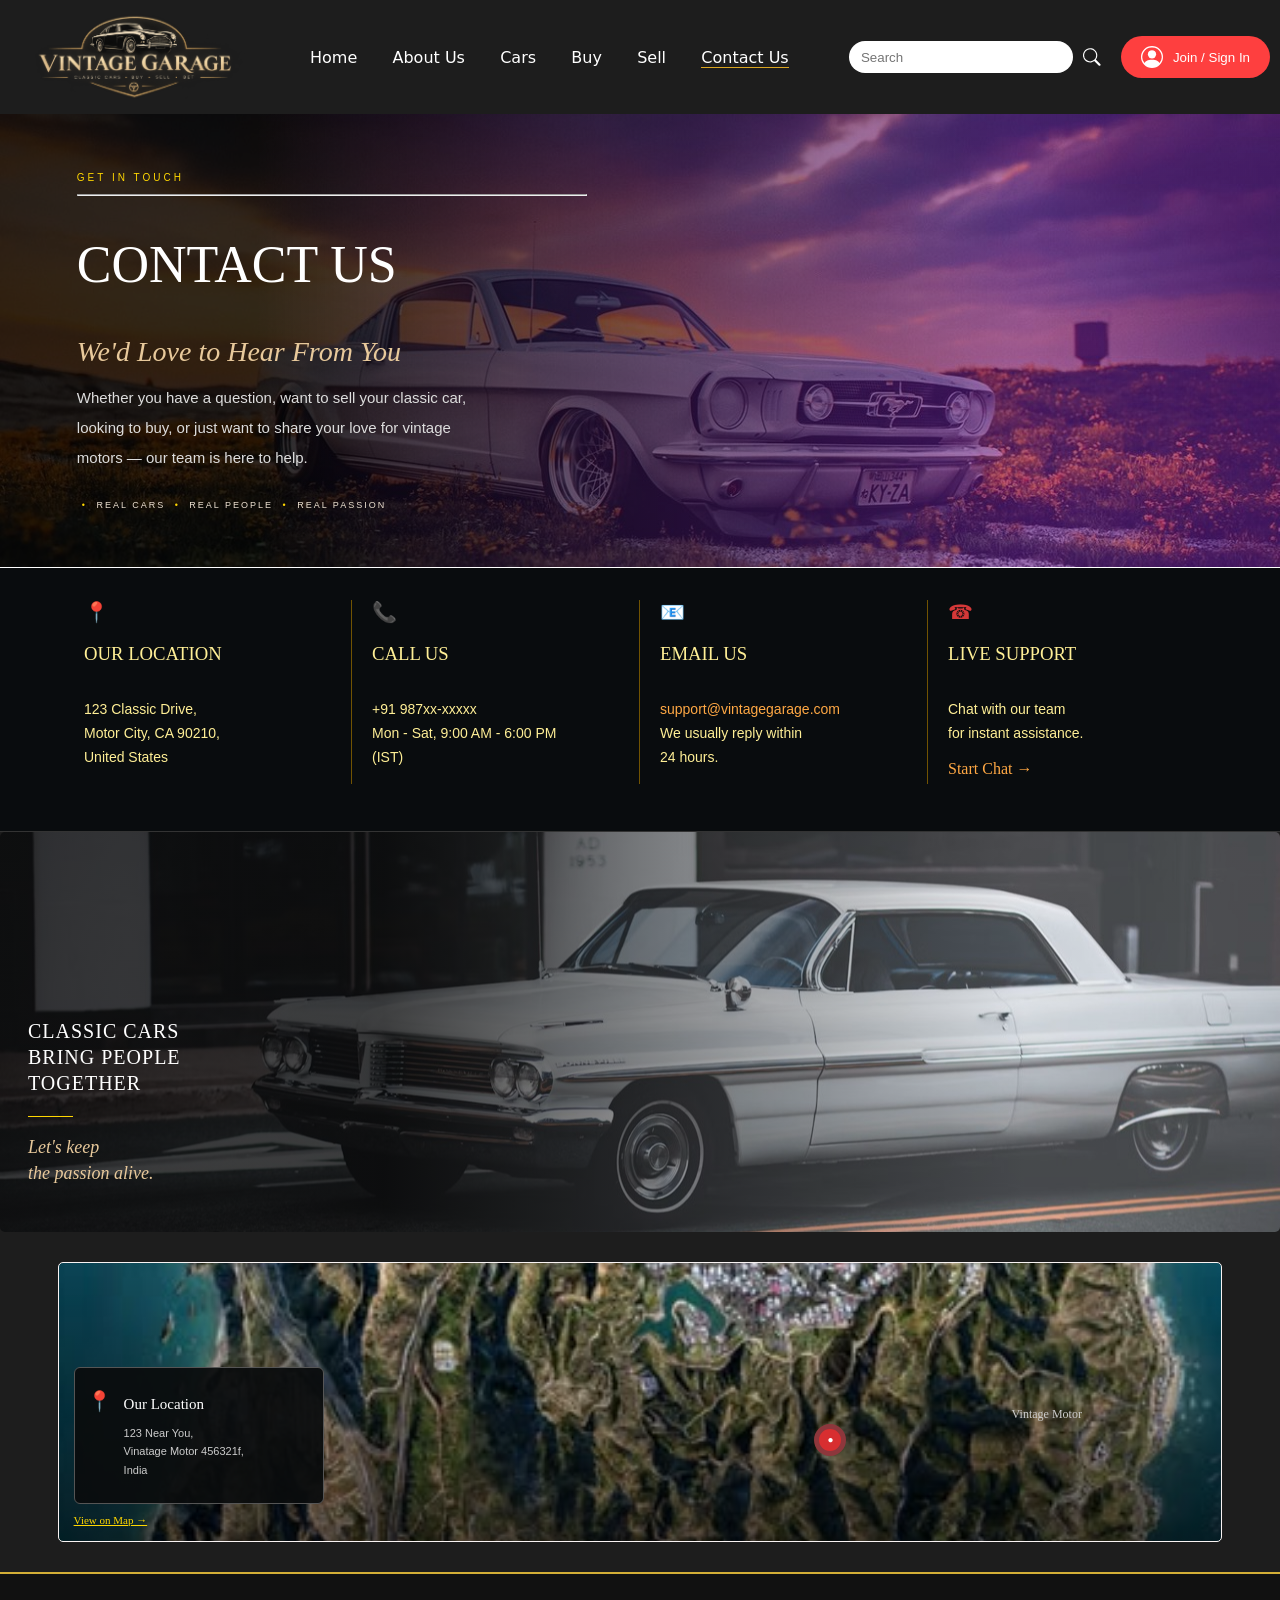
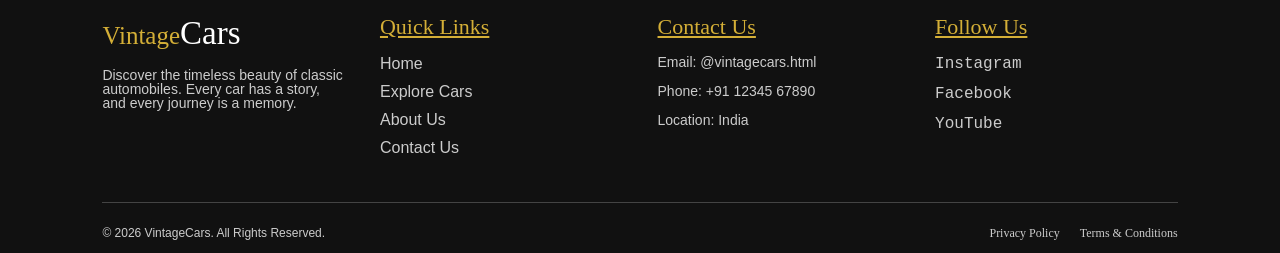
<file: contact.html>
<!DOCTYPE html>
<html lang="en">
<head>

  <title> Contact|Vintage Garage</title>

    <link rel="stylesheet" href="Style/contact-style.css">
    <link rel="stylesheet" href="Style/universal.css">
    <link rel="stylesheet" href="Style/nav.css">

</head>
<body>

  <!-- nav -->
   <div class="top">

      <div class="logo">
        <img class="logo-img" alt="Main-Logo" src="pic/logo.png">
      </div>    
						
      <div class="navi">
        <div class="nav-tab"><a href="index.html" target="_self">Home </a></div>
        <div class="nav-tab"><a href="About.html" target="_self">About Us</a></div>
        <div class="nav-tab"><a href="cars.html" target="_self">Cars</a></div>
        <div class="nav-tab"><a href="buy.html" target="_self">Buy</a></div>
        <div class="nav-tab"><a href="sell.html" target="_self">Sell</a> </div>
        <div class="nav-tab"><a href="contact.html" style="border-bottom: 1px solid goldenrod;" target="_self">Contact Us</a></div>
      </div>

      <div class="search">
        <input class="search-bar" type="text" placeholder="Search">
        <svg xmlns="http://www.w3.org/2000/svg" width="20" height="20" fill="currentColor" class="bi-bi-search" viewBox="0 0 16 16">
          <path d="M11.742 10.344a6.5 6.5 0 1 0-1.397 1.398h-.001q.044.06.098.115l3.85 3.85a1 1 0 0 0 1.415-1.414l-3.85-3.85a1 1 0 0 0-.115-.1zM12 6.5a5.5 5.5 0 1 1-11 0 5.5 5.5 0 0 1 11 0"/>
        </svg>
      </div>

      <div  class="login">
        <a href="loginpage.html">
            <button>
            <svg xmlns="http://www.w3.org/2000/svg" width="22" height="22" fill="currentColor" class="bi-bi-person-circle" viewBox="0 0 16 16">
                <path d="M11 6a3 3 0 1 1-6 0 3 3 0 0 1 6 0"/>
                <path fill-rule="evenodd" d="M0 8a8 8 0 1 1 16 0A8 8 0 0 1 0 8m8-7a7 7 0 0 0-5.468 11.37C3.242 11.226 4.805 10 8 10s4.757 1.225 5.468 2.37A7 7 0 0 0 8 1"/>
            </svg>
            Join / Sign In
            </button>
        </a>
      </div>     
    </div>
<!-- nav close -->


        <section class="contact-hero">

            <div class="hero-content">

                <p class="eyebrow">
                    GET IN TOUCH
                    <hr>
                </p>

                <h1>CONTACT US</h1>

                <h2>We'd Love to Hear From You</h2>

                <p class="hero-description">
                    Whether you have a question, want to sell your classic car,
                    looking to buy, or just want to share your love for vintage
                    motors — our team is here to help.
                </p>

                <p class="hero-tagline">
                    <span>&#8226;</span>
                    REAL CARS <span>&#8226;</span>
                    REAL PEOPLE <span>&#8226;</span>
                    REAL PASSION
                </p>

            </div>

        </section>


<!-- contact info. -->

        <section class="contact-info">

            <div class="info-card">

                <div class="info-icon">&#x1F4CD;</div>

                <h3>OUR LOCATION</h3>

                <p>
                    123 Classic Drive,<br>
                    Motor City, CA 90210,<br>
                    United States
                </p>

            </div>


            <div class="info-card">

                <div class="info-icon">&#128222;</div>

                <h3>CALL US</h3>

                <p>
                    +91 987xx-xxxxx<br>
                    Mon - Sat, 9:00 AM - 6:00 PM<br>
                    (IST)
                </p>

            </div>


            <div class="info-card">

                <div class="info-icon">&#128231;</div>

                <h3>EMAIL US</h3>

                <p>
                    <a href="mailto:support@vintagegarage.com">
                        support@vintagegarage.com
                    </a>
                    <br>
                    We usually reply within<br>
                    24 hours.
                </p>

            </div>


            <div class="info-card">

                <div class="info-icon" style="color:rgb(213, 56, 56)">&#9742;</div>

                <h3>LIVE SUPPORT</h3>

                <p>
                    Chat with our team<br>
                    for instant assistance.
                </p>

                <a href="mailto:support@vintagegarage.com"
                   class="text-link">
                    Start Chat &rarr;
                </a>

            </div>

        </section>

<!--  -->
        <section>

            <div class="car-promo">

                <div class="promo-content">

                    <h3>
                        CLASSIC CARS<br>
                        BRING PEOPLE<br>
                        TOGETHER
                    </h3>

                    <span class="small-line"></span>

                    <p>
                        Let's keep<br>
                        the passion alive.
                    </p>

                </div>

            </div>

        </section>


<!-- location -->


            <section class="location-faq">

            <!-- LOCATION -->

            <div class="map-card">

                <div class="map-marker">
                    &#9679;
                </div>

                <div class="map-location-label">
                    Vintage Motor
                </div>

                <div class="map-address">

                    <span class="map-pin">&#x1F4CD;</span>

                    <div>
                        <h3>Our Location</h3>

                        <p>
                            123 Near You,<br>
                            Vinatage Motor 456321f,<br>
                            India
                        </p>
                    </div>

                </div>

                <a
                    href="https://www.google.com/maps/"
                    target="_blank"
                    rel="noopener noreferrer"
                    class="map-link">
                    View on Map &rarr;
                </a>

            </div>

        </section>


<!-- footer start -->

    <footer class="footer">

    <div class="footer-container">

        <!-- Website Info -->
        <div class="footer-box footer-about">
            <h2>Vintage<span>Cars</span></h2>

            <p>
                Discover the timeless beauty of classic automobiles.
                Every car has a story, and every journey is a memory.
            </p>
        </div>


        <!-- Quick Links -->
        <div class="footer-box">
            <h3>Quick Links</h3>

            <ul>
                <li><a href="index.html">Home</a></li>
                <li><a href="cars.html">Explore Cars</a></li>
                <li><a href="about.html">About Us</a></li>
                <li><a href="contact.html">Contact Us</a></li>
            </ul>
        </div>


        <!-- Contact Info -->
        <div class="footer-box">
            <h3>Contact Us</h3>

            <p>Email: <a href="mailto:vintage_fake.com">
                @vintagecars.html
            </a></p>

            <p>Phone: <a href="tel:+91xxx-xxxxxxx">
                +91 12345 67890
            </a></p>

            <p>Location: India</p>
        </div>


        <!-- Social Links -->
        <div class="footer-box">
            <h3>Follow Us</h3>

            <div class="social-links">
                <a href="https://www.instagram.com/_user_rwt_/">Instagram</a>
                <a href="https://www.facebook.com/">Facebook</a>
                <a href="https://www.youtube.com/">YouTube</a>
            </div>
        </div>

    </div>


    <!-- Bottom Footer -->
    <div class="footer-bottom">

        <p>&copy; 2026 VintageCars. All Rights Reserved.</p>

        <div class="footer-policy">
            <a href=".html">Privacy Policy</a>
            <a href=".html">Terms & Conditions</a>
        </div>

    </div>

</footer>
  
</body>
</html>
</file>
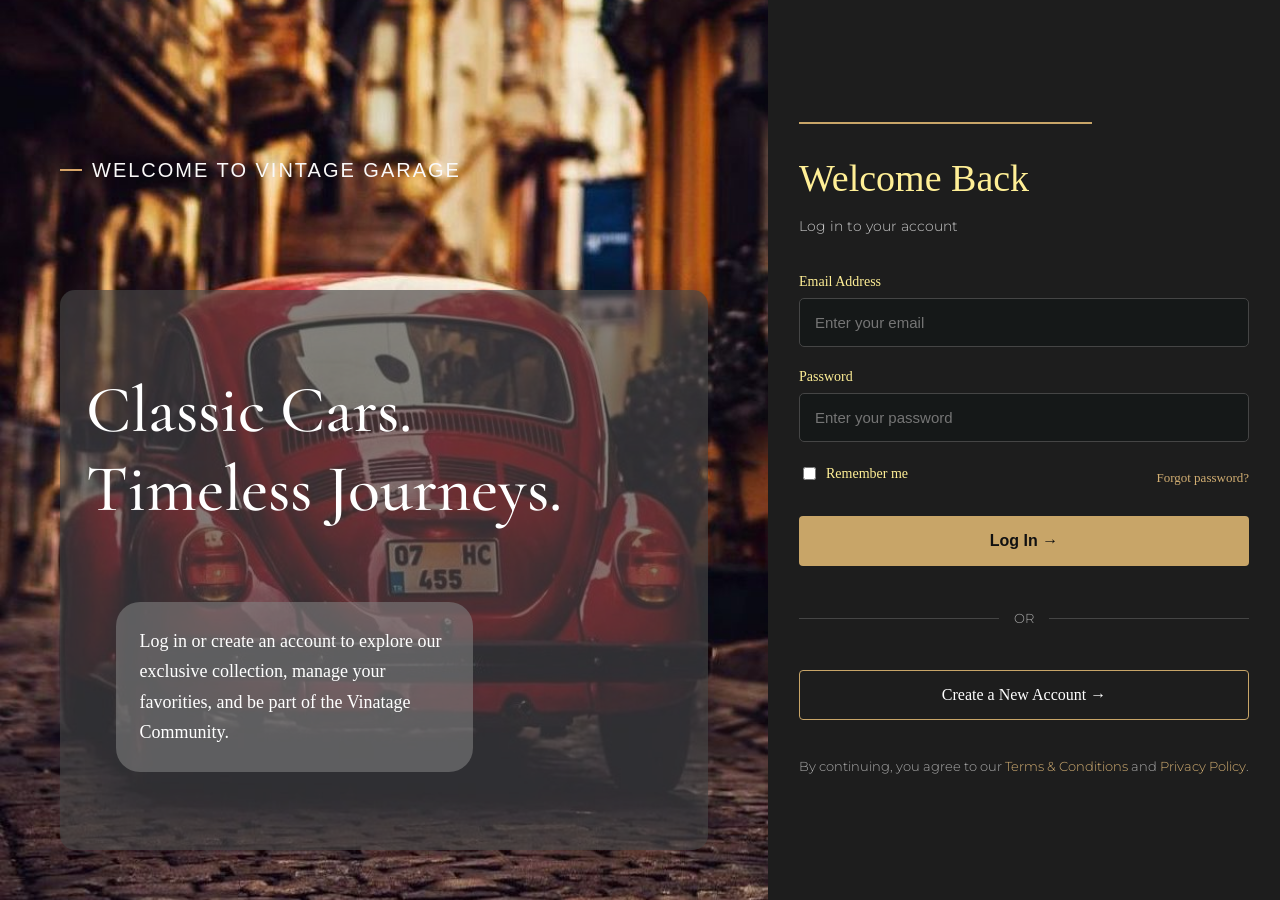
<file: loginpage.html>
<!DOCTYPE html>
<html lang="en">
<head>
    <meta charset="UTF-8">
    <meta name="viewport" content="width=device-width, initial-scale=1.0">
    <title>Login - Vintage Garage</title>

    <link rel="stylesheet" href="Style/login-style.css">
    <link rel="stylesheet" href="Style/universal.css">


    <link rel="preconnect" href="https://fonts.googleapis.com">
    <link rel="preconnect" href="https://fonts.gstatic.com" crossorigin>

    <link href="https://fonts.googleapis.com/css2?family=Cormorant+Garamond:wght@400;500;600;700&family=Montserrat:wght@300;400;500;600;700&family=Great+Vibes&display=swap"
    rel="stylesheet">
</head>
<body>

<!-- login content -->

  <section class="log-in">
    
    <div class="left-content">
        <!-- <img src="pic/login-car.jpeg"> -->
        <Div class="eyebrow">
            <span></span> Welcome To Vintage Garage
        </Div>
        <div class="content">
        <h2>
            Classic Cars.<br>
            Timeless Journeys.
        </h2>
        <p>

            Log in or create an account to explore our exclusive collection, manage your favorities, and be part of the Vinatage Community.
        </p>
        </div>
    </div>

    

    <div class="form-section">

            <div class="login-box">
                <p class="gold-line"></p>

                <h1>Welcome Back</h1>
                <p class="login-subtitle">Log in to your account</p>

                <form>

                    <label for="email">Email Address</label>
                    <input type="email"
                    placeholder="Enter your email" required>

                    <label for="password">Password</label>
                    <input type="password"
                    placeholder="Enter your password" required>

                    <div class="login-options">
                        <label class="remember">
                            <input type="checkbox">
                            Remember me
                        </label>

                        <a href="#">Forgot password?</a>
                    </div>

                    <button type="submit">Log In &rarr;</button>

                </form>

                <div class="or-text">
                    <span></span>
                    <p>OR</p>
                    <span></span>
                </div>

                <a href="https://accounts.google.com/" class="signup-button">
                    Create a New Account &rarr;
                </a>

                <p class="terms">
                    By continuing, you agree to our
                    <a href="#">Terms &amp; Conditions</a>
                    and <a href="#">Privacy Policy</a>.
                </p>

            </div>

        </div>


  </section>



<!-- login content end -->



</body>
</html>
</file>
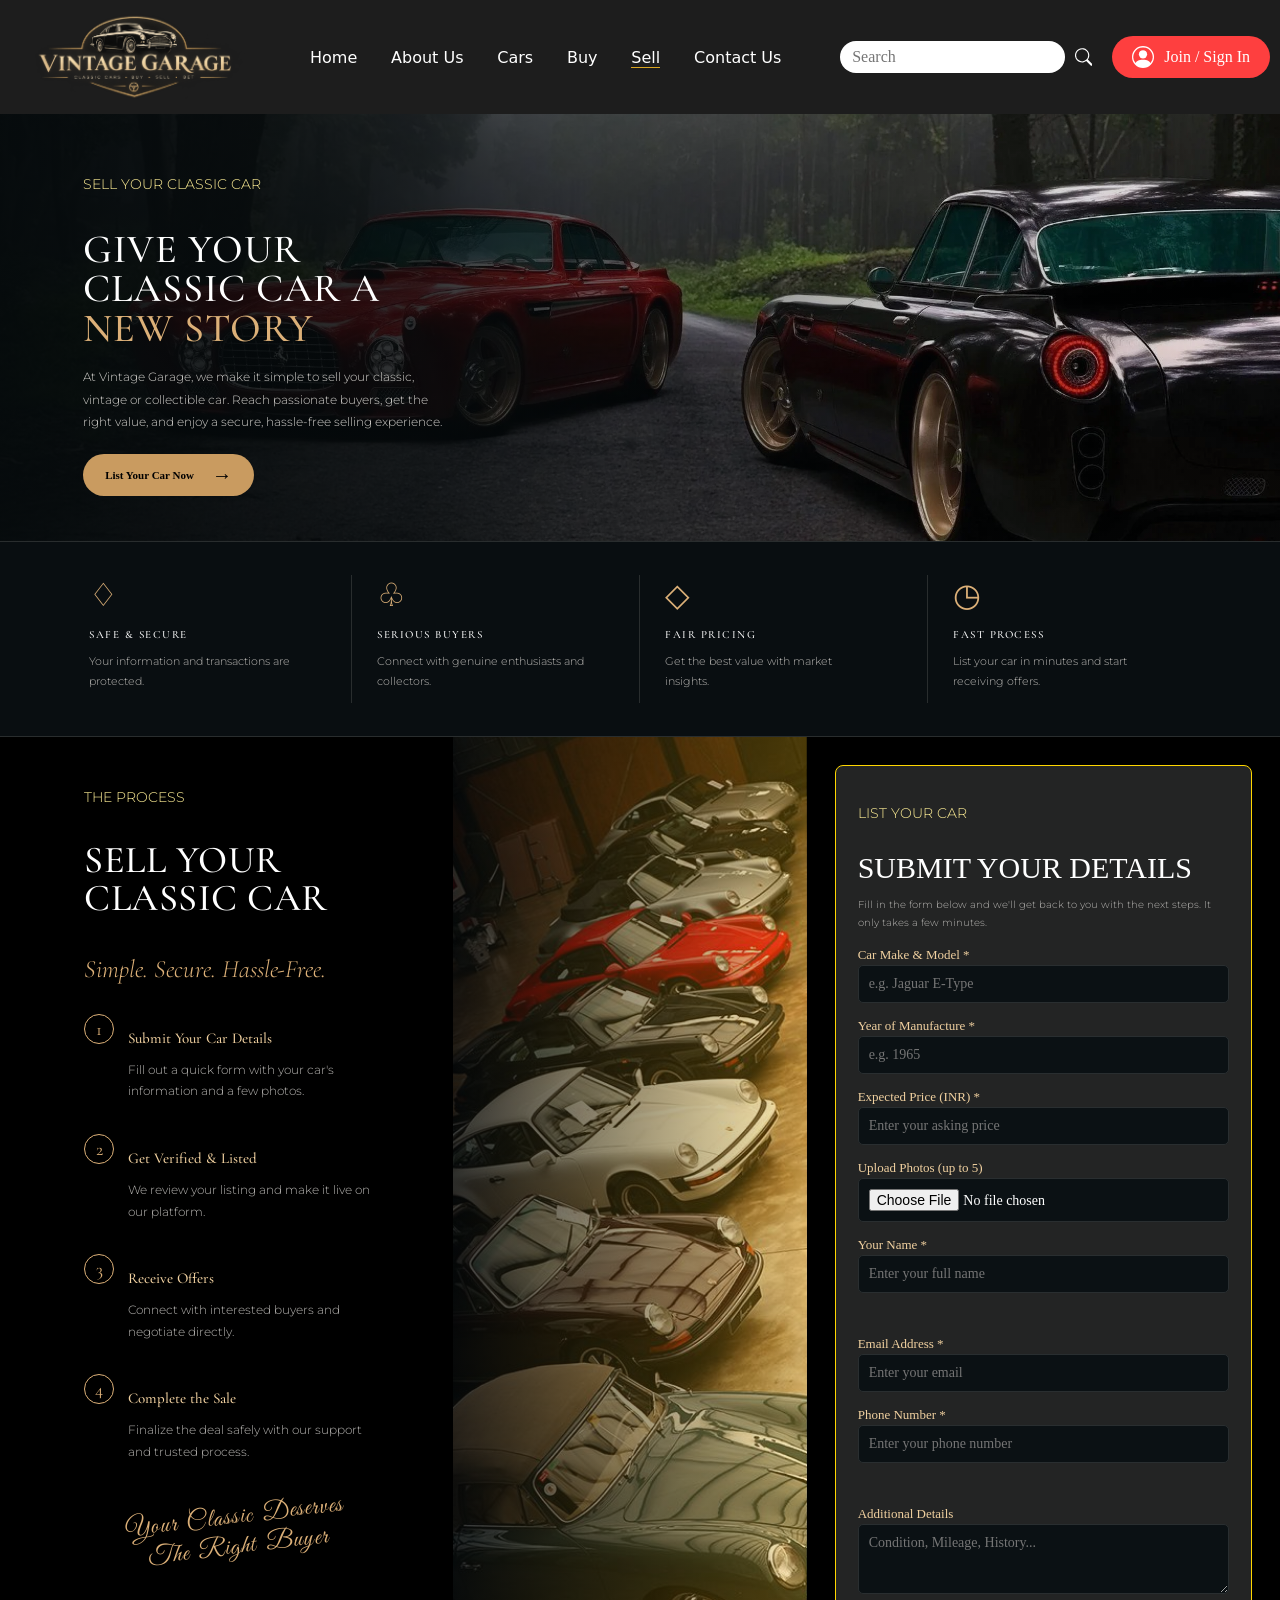
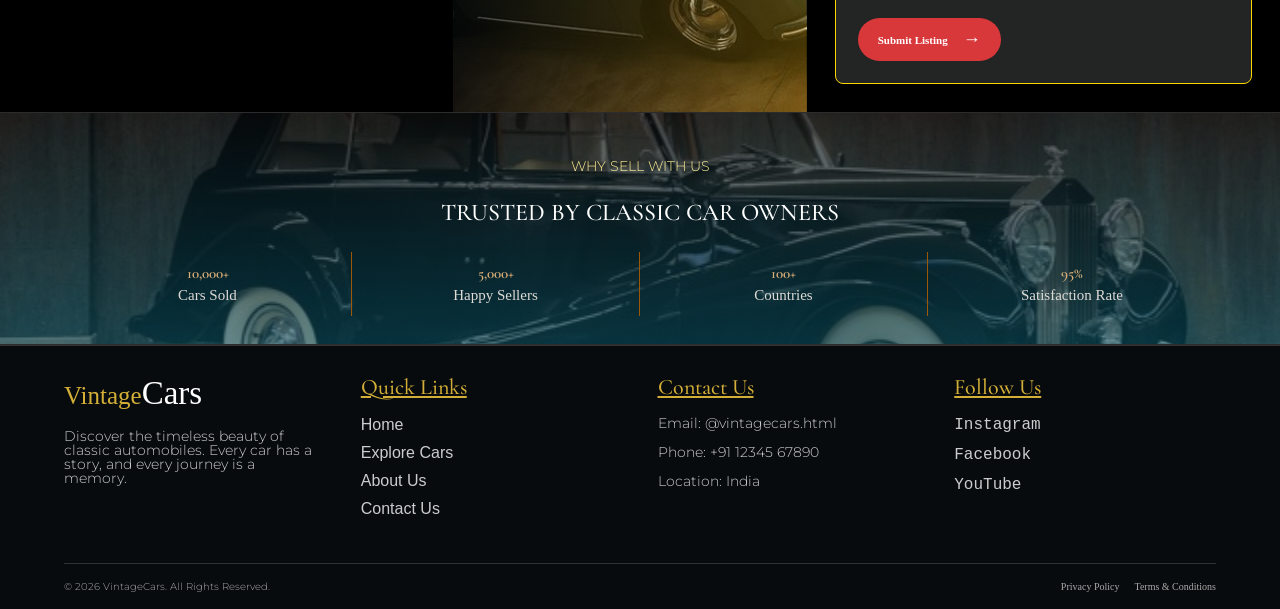
<file: sell.html>
<!DOCTYPE html>
<html lang="en">
<head>
    <meta charset="UTF-8">
    <title>Sell Your Classic Car | Vintage Garage</title>

    <link rel="stylesheet" href="Style/nav.css">
    <link rel="stylesheet" href="Style/universal.css">
    <link rel="stylesheet" href="Style/sell-style.css">


    <link rel="preconnect" href="https://fonts.googleapis.com">
    <link rel="preconnect" href="https://fonts.gstatic.com" crossorigin>

    <link href="https://fonts.googleapis.com/css2?family=Cormorant+Garamond:wght@400;500;600;700&family=Montserrat:wght@300;400;500;600;700&family=Great+Vibes&display=swap"
    rel="stylesheet">
</head>

<body>
    <script src="JS/sell.js"></script>

    <!-- nav -->
   <div class="top">

      <div class="logo">
        <img class="logo-img" alt="Main-Logo" src="pic/logo.png">
      </div>    
						
      <div class="navi">
        <div class="nav-tab"><a href="index.html" target="_self">Home </a></div>
        <div class="nav-tab"><a href="About.html" target="_self">About Us</a></div>
        <div class="nav-tab"><a href="cars.html" target="_self">Cars</a></div>
        <div class="nav-tab"><a href="buy.html" target="_self">Buy</a></div>
        <div class="nav-tab"><a href="sell.html" target="_self" style="border-bottom: 1px solid goldenrod;">Sell</a> </div>
        <div class="nav-tab"><a href="contact.html" target="_self">Contact Us</a></div>
      </div>

      <div class="search">
        <input class="search-bar" type="text" placeholder="Search">
        <svg xmlns="http://www.w3.org/2000/svg" width="20" height="20" fill="currentColor" class="bi-bi-search" viewBox="0 0 16 16">
          <path d="M11.742 10.344a6.5 6.5 0 1 0-1.397 1.398h-.001q.044.06.098.115l3.85 3.85a1 1 0 0 0 1.415-1.414l-3.85-3.85a1 1 0 0 0-.115-.1zM12 6.5a5.5 5.5 0 1 1-11 0 5.5 5.5 0 0 1 11 0"/>
        </svg>
      </div>

      <div  class="login">
        <a href="loginpage.html">
            <button>
            <svg xmlns="http://www.w3.org/2000/svg" width="22" height="22" fill="currentColor" class="bi-bi-person-circle" viewBox="0 0 16 16">
                <path d="M11 6a3 3 0 1 1-6 0 3 3 0 0 1 6 0"/>
                <path fill-rule="evenodd" d="M0 8a8 8 0 1 1 16 0A8 8 0 0 1 0 8m8-7a7 7 0 0 0-5.468 11.37C3.242 11.226 4.805 10 8 10s4.757 1.225 5.468 2.37A7 7 0 0 0 8 1"/>
            </svg>
            Join / Sign In
            </button>
        </a>
      </div> 

    </div>
<!-- nav close -->

        <!--  HERO SECTION  -->

        <section class="hero">

            <div class="hero-content">
                <p class="eyebrow">SELL YOUR CLASSIC CAR</p>

                <h1>
                    GIVE YOUR<br>
                    CLASSIC CAR A<br>
                    <span>NEW STORY</span>
                </h1>

                <p class="hero-description">
                    At Vintage Garage, we make it simple to sell your
                    classic, vintage or collectible car. Reach passionate
                    buyers, get the right value, and enjoy a secure,
                    hassle-free selling experience.
                </p>

                <a href="#listing-form" class="gold-btn">
                    List Your Car Now <span>→</span>
                </a>
            </div>

        </section>


        <!--  BENEFITS  -->

        <section class="benefits">

            <div class="benefit-card">
                <span class="benefit-icon">♢</span>
                <h3>SAFE &amp; SECURE</h3>
                <p>Your information and transactions are protected.</p>
            </div>

            <div class="benefit-card">
                <span class="benefit-icon">♧</span>
                <h3>SERIOUS BUYERS</h3>
                <p>Connect with genuine enthusiasts and collectors.</p>
            </div>

            <div class="benefit-card">
                <span class="benefit-icon">◇</span>
                <h3>FAIR PRICING</h3>
                <p>Get the best value with market insights.</p>
            </div>

            <div class="benefit-card">
                <span class="benefit-icon">◷</span>
                <h3>FAST PROCESS</h3>
                <p>List your car in minutes and start receiving offers.</p>
            </div>

        </section>


 <!-- FORM  -->
                    <!-- selling -->
        <section class="selling-section">

            <div class="process-content">

                <p class="eyebrow">THE PROCESS</p>

                <h2>SELL YOUR<br>CLASSIC CAR</h2>

                <p class="process-subtitle">
                    Simple. Secure. Hassle-Free.
                </p>

                <div class="process-step">
                    <span class="step-number">1</span>
                    <div>
                        <h3>Submit Your Car Details</h3>
                        <p>Fill out a quick form with your car's
                        information and a few photos.</p>
                    </div>
                </div>

                <div class="process-step">
                    <span class="step-number">2</span>
                    <div>
                        <h3>Get Verified &amp; Listed</h3>
                        <p>We review your listing and make it live
                        on our platform.</p>
                    </div>
                </div>

                <div class="process-step">
                    <span class="step-number">3</span>
                    <div>
                        <h3>Receive Offers</h3>
                        <p>Connect with interested buyers and
                        negotiate directly.</p>
                    </div>
                </div>

                <div class="process-step">
                    <span class="step-number">4</span>
                    <div>
                        <h3>Complete the Sale</h3>
                        <p>Finalize the deal safely with our support
                        and trusted process.</p>
                    </div>
                </div>

                <p class="handwritten">
                    Your Classic Deserves<br>
                    The Right Buyer
                </p>

            </div>

            <div class="process-image" role="img"
                 aria-label="Close-up of a vintage classic car">
            </div>

                    <!-- LISTING FORM -->
            <div class="form-column" id="listing-form">

                <form class="listing-form" onsubmit="return check()">

                    <p class="eyebrow">LIST YOUR CAR</p>

                    <h2>SUBMIT YOUR DETAILS</h2>

                    <p class="form-description">
                        Fill in the form below and we'll get back to you
                        with the next steps. It only takes a few minutes.
                    </p>

                    <div class="input-group">
                        <label for="car-name">Car Make & Model *</label>
                        <input type="text" id="car-name"
                               placeholder="e.g. Jaguar E-Type" required>
                    </div>

                    <div class="input-group">
                        <label for="car-year">Year of Manufacture *</label>
                        <input type="number" id="car-year"
                               placeholder="e.g. 1965" min="1886"
                               max="2026" required>
                    </div>

                    <div class="input-group">
                        <label for="car-price">Expected Price (INR) *</label>
                        <input type="number" id="car-price" 
                               placeholder="Enter your asking price"
                               min="10000" required>
                    </div>

                    <div class="input-group">
                        <label for="car-photos">Upload Photos (up to 5)</label>
                        <input type="file" id="car-photos" >
                    </div>

                    <div class="input-group">
                        <label for="seller-name">Your Name *</label>
                        <input type="text" id="seller-name"
                               placeholder="Enter your full name" required>
                        <p id="name-err" style="color:rgb(255, 42, 42);"></p>
                    </div>

                    <div class="input-group">
                        <label for="seller-email">Email Address *</label>
                        <input type="email" id="seller-email" 
                               placeholder="Enter your email" required>
                    </div>

                    <div class="input-group">
                        <label for="seller-phone">Phone Number *</label>
                        <input type="number" id="seller-phone"
                               placeholder="Enter your phone number" required>
                        <p id="phone-err" style="color:rgb(255, 42, 42);"></p>
                    </div>

                    <div class="input-group">
                        <label for="car-details">Additional Details</label>
                        <textarea id="car-details" 
                                  placeholder="Condition, Mileage, History..."
                                  rows="3"></textarea>
                    </div>

                    <button type="submit" class="submit-btn">
                        Submit Listing <span>→</span>
                    </button>
                </form>

            </div>

        </section>


        <!--  STATISTICS  -->

        <section class="statistics">

            <div class="statistics-heading">
                <p class="eyebrow">WHY SELL WITH US</p>
                <h2>TRUSTED BY CLASSIC CAR OWNERS</h2>
            </div>

            <div class="stats-container">

                <div class="stat-item">
                    <strong>10,000+</strong>
                    <span>Cars Sold</span>
                </div>

                <div class="stat-item">
                    <strong>5,000+</strong>
                    <span>Happy Sellers</span>
                </div>

                <div class="stat-item">
                    <strong>100+</strong>
                    <span>Countries</span>
                </div>

                <div class="stat-item">
                    <strong>95%</strong>
                    <span>Satisfaction Rate</span>
                </div>

            </div>

        </section>


    <!--  FOOTER  -->
 <!-- footer start -->

    <footer class="footer">

    <div class="footer-container">

        <!-- Website Info -->
        <div class="footer-box footer-about">
            <h2>Vintage<span>Cars</span></h2>

            <p>
                Discover the timeless beauty of classic automobiles.
                Every car has a story, and every journey is a memory.
            </p>
        </div>


        <!-- Quick Links -->
        <div class="footer-box">
            <h3>Quick Links</h3>

            <ul>
                <li><a href="index.html">Home</a></li>
                <li><a href="cars.html">Explore Cars</a></li>
                <li><a href="about.html">About Us</a></li>
                <li><a href="contact.html">Contact Us</a></li>
            </ul>
        </div>


        <!-- Contact Info -->
        <div class="footer-box">
            <h3>Contact Us</h3>

            <p>Email: <a href="mailto:vintage_fake.com">
                @vintagecars.html
            </a></p>

            <p>Phone: <a href="tel:+91xxx-xxxxxxx">
                +91 12345 67890
            </a></p>

            <p>Location: India</p>
        </div>


        <!-- Social Links -->
        <div class="footer-box">
            <h3>Follow Us</h3>

            <div class="social-links">
                <a href="https://www.instagram.com/_user_rwt_/">Instagram</a>
                <a href="https://www.facebook.com/">Facebook</a>
                <a href="https://www.youtube.com/">YouTube</a>
            </div>
        </div>

    </div>


    <!-- Bottom Footer -->
    <div class="footer-bottom">

        <p>&copy; 2026 VintageCars. All Rights Reserved.</p>

        <div class="footer-policy">
            <a href=".html">Privacy Policy</a>
            <a href=".html">Terms & Conditions</a>
        </div>

    </div>

</footer>


</body>
</html>
</file>
<file: Style/universal.css>
body
{
  padding:0%;
  margin:0%;
  background-color: rgba(0, 0, 0, 0.887);
  color:rgb(255, 239, 150);
}

*{
  box-sizing:border-box;
}

h1, h2, h3, h4, h5, h6{
  font-family: 'Cormorant Garamond', serif;
  font-weight:500;
  line-height:1.2;
}

p{
    font-family: 'Montserrat', sans-serif;
    font-size: 14px;
    font-weight: 300;
    line-height: 1.7;
}



/* Footer */

.footer {
    background-color: #111;
    color: #ccc;
    padding: 40px 8% 10px;
    border-top: 2px solid #d4af37;
}

.footer-container {
    display: flex;
    justify-content: space-between;
    align-items: flex-start;
    flex-wrap: wrap;
    gap: 35px;
    padding-bottom: 35px;
}

/* Footer Sections */
.footer-box {
    display: flex;
    flex-direction: column;
    gap: 15px;
    flex: 1;
    min-width: 180px;
}

/* Website Name */
.footer-about h2 {
    color: #d4af37;
    font-size: 25px;
    margin: 0;
    font-family: 'georgia', serif;
}

.footer-about h2 span {
    color:white;
    font-size: 33px;
    font-family: cursive;
  }

.footer-about p {
    line-height: 1.5;
    max-width: 250px;

}

/* Headings */
.footer-box h3 {
    color: #d4af37;
    font-size: 22px;
    margin: 0;
    text-decoration:underline;
}

/* Links */
.footer-box ul {
    list-style: none;
    padding: 0;
    margin: 0;
}
  .footer-box li {
      margin-bottom: 10px;
      font-family: 'Gill Sans', 'Gill Sans MT', Calibri, 'Trebuchet MS', sans-serif;
  }

.footer a {
    color: #ccc;
    text-decoration: none;
    transition: 0.2s;
}
  .footer a:hover {
      color: #d4af37;
  }

/* Paragraphs */
.footer-box p {
    margin: 0;
    line-height: 1;
}

/* Social Media */
.social-links {
    display: flex;
    flex-direction: column;
    align-items: flex-start;
    gap: 12px;
    font-family: 'Courier New', Courier, monospace;
}

/* Btm Footer */
.footer-bottom {
    display: flex;
    justify-content: space-between;
    align-items: center;
    flex-wrap: wrap;
    gap: 15px;
    border-top: 1px solid #444;
    padding-top: 20px;
}

  .footer-bottom p {
      margin: 0;
      font-size: 12px;
  }

  .footer-policy {
    display: flex;
    flex-wrap: wrap;
    gap: 20px;
}
    .footer-policy a {
        font-size: 12px;
    }
</file>
<file: Style/nav.css>
.top
{
  display: flex;
  flex-wrap:wrap;
  margin:10px;
  gap:20px;
  justify-content:space-between;
  align-items: center; 
}

.logo{
  display:flex;
  max-width:250px;
     margin-left:auto ;
    margin-right: auto;
}
  .logo-img{
    width:100%;
    height:auto;
  }

.navi{
  flex:1;
  display:flex;
  justify-content:center;
  align-items:center;
  gap:25px;
  margin-left:30px;
  margin-right: 30px;
}
  .nav-tab{
    flex:auto;
    color:white;
    font-size:medium;
    font-weight: lighter;
    font-family: system-ui, -apple-system, "Segoe UI", Roboto, "Helvetica Neue", "Noto Sans", "Liberation Sans", Arial, sans-serif, "Apple Color Emoji", "Segoe UI Emoji", "Segoe UI Symbol", "Noto Color Emoji";
    }
      .nav-tab a{
        color:white;
        text-decoration: none;
      }
        .nav-tab a:hover{
          color:rgb(255, 224, 100);
          border-bottom: 1px solid goldenrod;
        }
.search{
  display:flex;
  flex:1;
  max-width:20%;
  justify-content: flex-end;
  align-items:center;
  gap:5px;
}
  .search-bar{
    height:32px;
    width:100%;
    padding: 5px 12px;
    margin-right:2%;
    border:none;
    border-radius: 20px;
  }
  .bi-bi-search     /*search-icon*/
  {
    color:white;
  }
  
.login{
  display: flex;
  justify-content:flex-end;  
  margin-left: auto;
  margin-right:auto;
  align-items:center;
  gap:5px;
}
  .login button{ 
    display:flex;
    flex:1;   
    border:none;
    background-color:rgb(254, 63, 63); 
    color:white;  
    justify-content: center;
    align-items: center;
    padding:10px 20px ;
    gap:10px;
    border-radius: 30px;
    cursor:pointer;
    transition: 0.3s all ease;
  }
  .login button svg{
    display:block;
  }
    .login button:hover{
      box-shadow: 4px 4px 20px rgba(234, 178, 23, 0.634);
      background-color: rgb(204, 157, 39);

    }

nav a {
    font-family: 'Montserrat', sans-serif;
    font-size: 12px;
    font-weight: 500;
}
</file>
<file: Style/index-style.css>
a{
  text-decoration: none;
  color: inherit;
}

header{
   border-top: 1px solid rgba(255, 244, 223, 0.6);
   background-image: linear-gradient(
            100deg,
            rgba(4, 8, 9, 0.8) 5%,
            rgba(4, 8, 9, 0.7) 35%,
            rgba(110, 209, 245, 0.378) 90% ),
            url('../pic/indexford.jpeg');
   background-size:cover;
   background-position: center;
   background-repeat: no-repeat;
   min-height: 400px;
}


  .hero{
  display:flex;
  flex-direction: column;
  justify-content:center;
  max-width:700px;
  }

  .hero-content{
    max-width:100%;
    margin-left: 8%;
  }

    .p-head{
      color:#ffd700;
      letter-spacing: 20%;
      font-size:60%;
      height:10%;
    }
    .head-head{
      height:60%;
      width:100%;
      color:white;
      font-size:60px;
      line-height: 1.3;
      margin:4%;
      margin-left:6%;
    }
    .p-content{
      height: 30%;
      color:whitesmoke;
      line-height:1.4;
      max-width: 70%;
      font-size:18px;
    }

  .hero-button{
    display:flex;
    gap:15%;
    margin-left:10%;
    margin-top:2%;
    margin-bottom:4%;
    font-family: 'Montserrat', sans-serif;
  }
    .hero-button a{
      padding:10px;
      justify-content: center;
      font-size:16px;
      cursor:pointer;
      width:36%;
      max-width: 50%;
      text-decoration: none;
      transform: all 0.3s ease;
      font-family: 'Montserrat', sans-serif;
    }

    .explore{
    border:none;
    background-color:rgb(254, 63, 63); 
    color:#ffffff;
    border-radius: 30px;
    display: flex;
    flex-direction: row;
    align-items: center;
    transition: all 0.3s ease;  
    }

    .hero-button .explore:hover{
      background-color:transparent;
      color:rgb(227, 185, 108);
      border: 1px solid #fe3f3f;
      box-shadow: 5px 5px 15px rgba(239, 234, 234, 0.762);
      transform: translateY(-2px);
    }
  

    .how{
      background-color: rgb(6, 1, 17);
  color:rgb(255, 223, 40);
  border-radius: 30px;
  border:1.5px solid #ffdf28;
  display: flex;
  flex-direction: row;
  align-items: center;
  transition: all 0.2s ease;
    }
    .hero-button .how:hover{
      background-color:transparent;
      transform: translateY(-1px );
      box-shadow: 0px 0px 32px rgba(230, 136, 13, 0.78);
    }
  
.icons{
  display:flex;
  flex-wrap:wrap;
  margin-top:3.5%;
  margin-left:9%;
  margin-right:6%;
  gap:10%;
  }
  .icon-buy{
    flex:1;
    display: flex;
    flex-direction: column;
    justify-content: center;
    align-items: start;

    /* background-color:greenyellow ; */
  }
  .icon-check{
    /* background-color: aqua; */
    flex:1;
    display: flex;
    flex-direction: column;
    align-items: start;
    justify-content: center;
  }
  .icon-support{
    /* background-color: chartreuse; */
    flex:1;
    display: flex;
    flex-direction: column;
    align-items: start;
    justify-content: center;
  }
  .icon-global{
    /* background-color: chocolate; */
    flex:1;
    display: flex;
    flex-direction: column;
    align-items:start;
    justify-content: center;
  }
    .icon-head{
      color: white;
      font-weight:700;
      margin-top: 3.3%;
      margin-bottom: 3%;
    }
    .text{
      color:white;
      width:90%;
    }


  /*1 info, 3cars */

.feature-cars{  
  display:flex;
  margin:4%;
  gap:2%;
  flex-wrap: wrap;
}
  .const-feature{
    flex:1;
    display:flex;
    flex-direction:column;
  }
    .const-feature-gold{
      font-size:12px;
    }
    .const-feature-heading{
      margin-left:2%;
      color:white;
      line-height: 1.3;
    }
      .const-feature-heading h2{
        margin:2px;
      }
    .const-feature-content{
      color:aliceblue;
      margin:2px;
    }
      .const-feature-content p{
        margin:10px;
      }
    .const-feature button{
      font-family: fantasy;
      font-weight: bolder;
      width:150px;
      max-width:100%;
      padding:13px 20px 10px;
      background-color: rgb(6, 1, 17);
      color:rgb(255, 223, 40);
      border-radius: 30px;
      border:1.5px solid rgb(255, 201, 40);
      margin-top: 10%;
      transition: 0.3s all ease-out;
    }
      .const-feature button:hover{
        transform: rotate(-1deg );
        background-color:rgb(255, 201, 40);
        color:rgb(65, 3, 65);
      }
  .const-card{
    flex:1;
    background-color: rgba(57, 57, 56, 0.202);
    color:#ffffff;
    display:flex;
    flex-direction:column;
    align-items:center;
    border-radius: 20px;
    max-height: 400px;
    cursor: pointer;
    transition: 0.4s all ;
  }
    .const-card:hover{
      transform: scale(1.2);
    }

    .card-img{
      width: 90%;
      height: 50%;
      object-fit: cover;
      border-radius: 20px;
      box-sizing: border-box;
    }
    .card-name{
      font-family:'Trebuchet MS', 'Lucida Sans Unicode', 'Lucida Grande', 'Lucida Sans', Arial, sans-serif;
      color:white;
      font-size:20px;
      margin:0;
      margin-top:2%;
      margin-left:4%;
    }
    .card-year{
      width: 90%; 
      height:3%;
      color:white;
      font-size:15px;
      text-align:center;
      margin:4px;
      margin-left:4%;
      color:rgb(189, 188, 188);
    }
    .card-info{
      display: flex;
      align-items:center;
      justify-content:center;
      gap:3%;
      width:300px;
      max-width:90%;
      margin-left:4%;
      margin-top:2%;
    }
      .engine1{
        flex:1;
        display:flex;  
        align-items: center;  
        gap:4%; 
      }
      .speedometer1{
        flex:1;
        display:flex;  
        align-items: center; 
        gap:4%;
      }
    .p-price-arrow{
      display:flex;
      width:60%;
      justify-content:start;
      justify-content:space-between;
      align-items:center;
      margin-left:3%;
      margin-bottom:2%;
    }
      .p-price-arrow p{
        color:white;
        font-size:20px;
      }
      .p-price-arrow svg{
        border:1.4px solid #ffd700;
        border-radius:50%;
        width:27px;
        height:27px;
        }

  .see-all{
    display:flex;
    /* width:2% ; */
    align-items: center;
    justify-content: center;
  }
    .see-all a{
      background-color: transparent;
      border: 1px solid #ffd700;
      color:#dfbb88;
      font-size:19px;
      border-radius: 50%;
      display: inline-flex;
      justify-content: center;
      align-items: center;
      padding: 5px 6px;
      text-decoration: none;
      cursor: pointer;
      transition: 0.3s all ease-in-out;
    }
    .see-all a:hover{
      transform: translateX(4px);
      background-color: #dfbb88;
      color: #393027;
    }

.middle{
  display:flex;
  flex-direction:row;
  justify-content:space-between;
  margin:4%;
  gap:2%;
}
.car-garage img{
  flex:1;
  display:flex;
  object-fit:contain; 

} 

/* ABOUT SECTION */

.about-section {
    width: 100%;
    display: grid;
    grid-template-columns: 40% 60%;
    background-color: #100e0c;
    color: #f4eadb;
}

/* LEFT IMAGE */

.about-image {
    width: 100%;
    min-width:0;
    min-height: 350px;
}

.about-image img {
    width: 100%;
    height: 100%;
    min-height: 350px;
    display: block;
    object-fit: contain;
    object-position: center;
}

/* RIGHT CONTENT */
.about-content {
    display: grid;
    grid-template-columns: 1.5fr 0.9fr;
    align-items: center;
    gap: 25px;
    padding: 35px 30px;
    min-width: 0;
    box-sizing: border-box;
}

/* ABOUT TEXT */

.about-text {
    min-width: 0;
}


.about-label {
  font-family: 'Montserrat', sans-serif;
  text-transform: uppercase;
    color: #d9b783;
    font-size: 10px;
    letter-spacing: 3px;
    margin: 0 0 14px;
}

.about-text h2 {
    font-family: Georgia, serif;
    font-size: 22px;
    font-weight: normal;
    line-height: 1.12;
    margin: 0 0 18px;
}

.about-description {
    color: #c5c0b9;
    font-size: 15px;
    line-height: 1.5;
    letter-spacing: 1px;
    margin-bottom: 6%;
}

/*STORY*/

.about-button {
    display: inline-flex;
    align-items: center;
    gap: 15px;
    padding: 11px 18px;
    border: 1px solid #c6a477;
    border-radius: 30px;
    color: #f4eadb;
    text-decoration: none;
    font-size: 12px;
    transition: 0.2s;
}

.about-button:hover {
    background-color: #c6a477;
    color: #100e0c;
}

.about-button span {
    font-size: 18px;
}

/* stat */

.about-stats {
    border-left: 1px solid #393027;
    padding-left: 8%;
    min-width: 0;
}

.stat-item {
    display: flex;
    align-items: center;
    gap: 5%;
    margin-bottom: 8%;
}
  .stat-icon span{
    display: flex;
  }

.stat-icon {
    color: #c6a477;
    font-size: 25px;
}

.stat-item h3 {
    color: #dfbb88;
    font-family: Georgia, serif;
    font-size:  2vw;
    font-weight: normal;
    margin: 0 0 5px;
}

.stat-item p {
    color: #d2ccc4;
    font-size: 10px;
    letter-spacing: 0.5px;
    margin: 0;
}

.stats-footer {
    color: #c6a477;
    font-size: 10px;
    letter-spacing: 3%;
    line-height: 1.6;
    margin-top: 28px;
}

/* steering-section*/

.steering-section{
  width: 100%;
  display: flex;
  background-color:rgb(16, 14, 12);
  color:rgb(245, 234, 217);
}
  /* left */
  .steer-content{
    flex:1;
    padding: 35px 5%;

    display: flex;
    flex-direction: column;
    justify-content: center;
    align-items: start;
  }
    .steer-content h2{
      font-family: Georgia, 'Times New Roman', Times,  s
      serif;
      font-size: 33px;
      line-height: 1.3;
      margin: 0 0 15px;
    }

  .steer-buy_sell{
    font-size: 15px;
    letter-spacing: 4px;
    margin-bottom: 15px;
    color:rgb(217, 183, 131);
  }

  .steer-description{
    font-size: 15px;
    width: auto;
    max-width: 450px;
    color:rgb(201, 194, 184);
    margin: 0 0 22px;
  }

  /* butn */
  .steer-button{
    display: inline-flex;
    justify-content: center;
    width: 28%;
    gap:10%;
    padding:11px 18px;
    color:white;
    background-color: rgb(213, 44, 41);
    font-size: 15px;
    border-radius: 25px;
    text-decoration: none;
    transition: 0.3s all;
  }
  .steer-button:hover{
    transform: scale(1.08);
    box-shadow: 0px 0px 25px rgba(255, 120, 120, 0.851);
  }
    /* right img */
    .steer-img{
      flex:1;
      background-image:url('../pic/drive.jpeg');
      background-size: cover;
      background-position: center;
      background-repeat: no-repeat;
      display: flex;
      justify-content: end;
      align-items: center;
      padding : 25px;
      box-sizing: border-box;
      min-height:400px ;
    }
    .steer-quote{
      color:rgb(217, 183, 131);
      font-family:Verdana, Geneva, Tahoma, sans-serif;
      font-style: italic;
      font-size: 18px;
      line-height: 1.3;
      text-align: center;
      transform: rotate(-8deg);
      font-variant: small-caps;

    }
</file>
<file: Style/about.css>
h1, h2, h3, h4 {
    font-family: 'Cormorant Garamond', serif;
    font-weight: 600;
    line-height: 1.15;
}

h1 {
    font-size: 38px;
}

h2 {
    font-size: 48px;
}

h3 {
    font-size: 22px;
}

p {
    margin-bottom: 14px;
}

a {
    color: inherit;
    text-decoration: none;
}

img {
    max-width: 100%;
    display: block;
}


/* hero section */

.hero {
    display: flex;
    align-items: center;
    padding: 55px 6%;
    min-height: 440px;
    background-image:
        linear-gradient(
            90deg,
            rgba(4, 8, 9, 0.96) 5%,
            rgba(4, 8, 9, 0.83) 35%,
            rgba(114, 216, 253, 0.3) 90%
        ),
        url(../pic/white_c_car.jpeg);
    background-size: cover;
    background-position: center;
    background-repeat: no-repeat;
    border-top: 1px solid rgba(255, 255, 255, 0.511);
}

.hero-content {
    width: 100%;
    max-width: 460px;

    border-left: 1px solid white;
    padding-left: 20px;
}

.top-abt {
    font-size: larger;
    font-family: fantasy;
}

.about-para {
    color: #d0d0d0;
}

.stry {
    color: white;
    margin: 0;
}

.strylink {
    display: inline-flex;
    align-items: center;
    gap: 12px;
    padding: 5px 9px;
    margin-top: 10px;
    color: rgb(206, 196, 196);
    font-family: cursive;
    font-size: 17px;
    border: 2px solid gold;
    border-radius: 20px;
    transition: 0.3s;
}

.strylink:hover {
    background-color: white;
    color: black;
    border: 2px solid white;
    box-shadow: 8px 8px 22px rgba(166, 202, 215, 0.863);
    transform: scale(1.1);
}


/* journey section */

.journey {
    display: flex;
    flex-wrap: wrap;
    align-items: center;
    justify-content: space-between;
    gap: 40px;
    background-color: transparent;
}

.journey-image {
    flex: 1 1 320px;
}

.journey-image img {
    width: 100%;
    height: 280px;
    margin-left: 2%;
  border: 3px solid #c8b69c;
    object-fit: cover;
    transform: rotate(-2deg);
}

.image-caption {
    margin-left: 4%;
    margin-top: 3px;
    color: rgb(238, 203, 114);
    font-family: 'Gill Sans', 'Gill Sans MT', Calibri, 'Trebuchet MS', sans-serif;
    font-size: 17px;
    font-style: italic;
    transform: rotate(-2deg);
}

.journey-content {
    flex: 1 1 320px;
}

.journey-content h2 {
    margin-bottom: 15px;
}

.journey-top {
    color: #d4af37;
}

.journey-content p {
    margin: 2% 2%;
    font-size: 15px;
    color: #e3e9e9;
}

.gold-btn {
    display: inline-flex;
    align-items: center;
    justify-content: center;
    gap: 15px;
    margin: 22px 10px;
    padding: 10px 20px;
    color: #11100d;
    background-color: #d5a566;
    font-family: Helvetica;
     font-size: 15px;
    border: 1px solid #d5a566;
    border-radius: 25px;
    transition: 0.3s;
}

.gold-btn:hover {
    background-color: #efd4a2;
    border-color: #efd4a2;
    box-shadow: 4px 4px 22px rgba(255, 255, 255, 0.511);
    transform: translateX(12px);
}

/* impact section */

.impact {
    padding-top: 10px;
    text-align: center;
    background-color: #080d0f;
    border-bottom: 1px solid #c3c3c3;
    justify-content: center;
}

.ipt-top {
    letter-spacing: 1.4px;
    font-family: Impact, Haettenschweiler, 'Arial Narrow Bold', sans-serif;
}

.impact h2 {
    color: beige;
    font-family: fantasy;
    margin-bottom: 0;
}

.stats-container {
    display: flex;
    justify-content: center;
    align-items: stretch;
    gap: 30px;
    margin-top: 30px;
    margin-bottom: 30px;
}

.stat-card,
.value-card {
    flex: 1 1 180px;
    max-width: 280px;
    padding: 25px 18px;
    border: 1px solid goldenrod;
    border-radius: 20px;
    transition: 0.5s;
}

.stat-card h4 {
    font-size: 20px;
}

.stat-card p {
    font-family: cursive;
    word-spacing: 1.3px;
    letter-spacing: 1.1px;
}

.stat-icon {
    font-size: 50px;
}

.stat-card:hover,
.value-card:hover {
    background-color: rgb(133, 95, 0);
    color: white;
    box-shadow: 3px 6px 23px rgba(166, 202, 215, 0.863);
    transform: scale(1.1);
}


/* mission section */

.mission {
    display: flex;
    flex-wrap: wrap;
    align-items: center;
    justify-content: space-between;
    gap: 40px;
    margin-left: 5%;
    background-color: #101517;
}

.mission-content {
    flex: 1 1 300px;
    min-width: 0;
}

.mission-content h2 {
    font-family: fantasy;
    font-style: oblique;
    font-variant: small-caps;
    margin-bottom: 20px;
    word-spacing: 14px;
}

.mission-content p {
    margin-left: 5%;
    color: rgb(201, 200, 200);
    font-family: 'Segoe UI', Tahoma, Geneva, Verdana, sans-serif;
    font-size: 14px;
    font-style: italic;
}

.misn-top {
    font-size: 20px;
}

.mission-image {
    flex: 1 1 300px;
    min-width: 0;
}

.mission-image img {
    width: 100%;
    height: 340px;
    object-fit: cover;
    border-radius: 4px;
}


/* values section */

.values {
    display: flex;
    flex-wrap: wrap;
    align-items: stretch;
    justify-content: space-between;
    margin: 4% 0;
    padding: 2%;
    gap: 35px;

    background-image:
        linear-gradient(
            150deg,
            rgba(123, 30, 230, 0.343) 5%,
            rgba(0, 0, 0, 0.83) 55%,
            rgba(24, 47, 53, 0.86) 80% ),
        url(../pic/mercedes_steer.jpeg);
    background-size: cover;
    background-repeat: no-repeat;
    border-bottom: 3px groove wheat;
}

.value-top {
    margin-left: 23%;
    font-size: 29px;
    letter-spacing: 2px;
    word-spacing: 3px;
}

.values-intro {
    flex: 1 1 260px;
    min-width: 0;
}

.values-intro h2 {
    width: fit-content;
    margin-bottom: 18px;
    padding: 0 13px;
    border-left: 3px solid rgba(255, 255, 255, 0.901);
    border-right: 3px solid rgba(255, 255, 255, 0.722);
    border-radius: 4%;
}

.values-intro p {
    margin-top: 25px;
    margin-left: 20px;
    color: white;
    font-family: fantasy;
    font-size: 15px;
    font-style: italic;
}

.values-container {
    display: flex;
    flex-wrap: wrap;
    align-items: stretch;
    justify-content: center;

    flex: 1 1 200px;
    gap: 25px;
    margin: 30px;
}


/* value icons */

.authenticity {
    stroke: rgb(13, 227, 255);
}

.community {
    stroke: rgb(2, 132, 199);
}

.innovation {
    stroke: rgb(217, 119, 6);
}

.support {
    stroke: rgb(197, 33, 14);
}

.legacy {
    stroke: rgb(124, 58, 237);
}

.passion {
    stroke: rgb(225, 29, 72);
}

.value-card {
    flex: 1 1 150px;
    min-width: 0;
    padding: 25px 12px;
    text-align: center;
}

.value-icon {
    display: flex;
    align-items: center;
    justify-content: center;

    width: 48px;
    height: 48px;
    margin: 0 auto 12px;
    font-size: 25px;
    border: 1px solid transparent;
    border-radius: 50%;
}

.value-card h3 {
    font-family: monospace;
    font-size: 13px;
    font-weight: 600;
    margin-bottom: 5px;
}

.value-card p {
    color: whitesmoke;
    font-size: 13px;
    font-style: oblique;
    margin-bottom: 0;
}


/* team section */

.team {
    padding: 2%;
    text-align: center;
    background-color: #353535;
}

.eyebrow {
    justify-content: center;
    font-family: 'Trebuchet MS', 'Lucida Sans Unicode', 'Lucida Grande', 'Lucida Sans', Arial, sans-serif;
    font-size: 16px;
    font-style: oblique;
    font-weight: lighter;
}

.team-intro {
    max-width: 600px;
    margin: 0 auto 35px;
    color: white;
    font-size: 17px;
}

.team-container {
    display: flex;
    flex-wrap: wrap;
    align-items: stretch;
    justify-content: center;
    gap: 25px;
    border-left: 3px double goldenrod;
}

.team-card {
    flex: 1 1 200px;
    max-width: 280px;
    min-width: 0;
    padding: 10px;
    text-align: left;
    background-color: black;
    border: 1px solid rgb(177, 174, 32);
    transition: transform 0.3s;
}

.team-card:hover {
    background-color: rgba(129, 93, 3, 0.735);
    border-color: gold;
    box-shadow: 2px 2px 20px rgba(255, 204, 63, 0.511);
    transform: translateY(-5px);
}

.team-card img {
    width: 100%;
    height: 200px;
    margin-bottom: 15px;
    object-fit: cover;
    border-radius: 5%;
}

.team-card h3 {
    color: gold;
    font-size: 22px;
    margin-bottom: 4px;
}

.team-card span {
    font-family: fantasy;
    font-size: 12px;
}

.team-card p {
    color: white;
    font-family: cursive;
    font-size: 12px;
}

.team-card .job-title {
    color: rgb(194, 188, 2);
    margin-bottom: 12px;
}


/* process section */

.process {
    padding: 2%;
    text-align: center;
    background-color: #080d0f;
    border-top: 1px dotted rgb(255, 255, 255);
}

.process-intro {
    max-width: 650px;
    margin: 0 auto 35px;
    color: whitesmoke;
}

.process-container {
    display: flex;
    flex-wrap: wrap;
    align-items: stretch;
    justify-content: center;
    gap: 22px;
}

.process-card {
    flex: 1 1 240px;
    padding: 30px 22px;
    text-align: left;
    background-color: rgb(81, 85, 81);
    border: 1px solid rgb(254, 253, 253);
    border-radius: 5px;
}

.process-card span {
    color: gold;
    font-family: 'Cormorant Garamond', serif;
    font-size: 38px;
}

.process-card h3 {
    margin: 12px 0;
}

.process-card p {
    color: white;
    font-size: 13px;
}


/* heritage section */
.heritage {
    display: flex;
    flex-wrap: wrap;
    align-items: center;
    justify-content: space-between;

    gap: 40px;
    background-color: rgba(59, 60, 61, 0.408);
}

.heritage-image {
    flex: 1 1 300px;
    min-width: 0;
}

.heritage-image img {
    width: 100%;
    height: 340px;

    object-fit: cover;
    border-radius: 4px;
}

.heritage-content {
    flex: 1 1 320px;
    min-width: 0;
}

.heritage-content h2 {
    margin-bottom: 20px;
}

.heritage-content p {
    color: whitesmoke;
    font-size: 13px;
}


/* call to action section */

.cta {
    text-align: center;
    background-image:
        linear-gradient(
            150deg,
            rgba(4, 8, 9, 0.7) 50%,
            rgba(228, 233, 236, 0.309)),
        url(../pic/911vintage.jpeg);
    background-position: center;
    background-size: cover;
}

.cta .eyebrow {
    justify-content: center;
}

.cta h2 {
    color: rgb(250, 199, 32);
    margin-bottom: 20px;
}

.cta p {
    color: #d2d2d2;
}

.cta-buttons {
    display: flex;
    flex-wrap: wrap;
    align-items: center;
    justify-content: center;
    gap: 15px;
    margin-top: 25px;
}
</file>
<file: Style/buy-style.css>
a {
    color: inherit;
    text-decoration: none;
}

img {
    display: block;
    width: 100%;
    max-width: 100%;
    object-fit: cover;
}

button,
input,
select,
textarea {
    font: inherit;
}

button {
    cursor: pointer;
    display: inline-flex;
    justify-content: center;
    align-items: center;
    border: 1px solid  #d7a568;
    border-radius: 25px;
    padding: 10px 23px;
    font-size: 11px;
    font-weight: 600;
    transition: 0.3s ease;
}


section {
    scroll-margin-top: 70px;
}

 /* HERO SECTION */
.hero {
    border-top: 1px solid whitesmoke;
    min-height: 340px;
    padding: 35px 6%;

    display: flex;
    align-items: center;

    background-image:
        linear-gradient(
            90deg,
            rgba(3, 12, 13, 0.98) 0%,
            rgba(3, 12, 13, 0.85) 35%,
            rgba(3, 12, 13, 0.15) 75%
        ),
        url('../pic/headlight.jpg');

    background-size: cover;
    background-position: center;
    background-repeat: no-repeat;
}

.hero-content {
    max-width: 100%;
}

.eyebrow {
    display: flex;
    align-items: center;
    gap: 10px;
    color:  #f0c58c;
    font-size: 9px;
    font-weight: 600;
    letter-spacing: 2px;
    margin-bottom: 10px;
}

.eyebrow span {
    display: inline-block;
    width: 22px;
    height: 1px;
    background-color: #d7a568;
    flex-shrink: 0;
}

.hero h1 {
    font-family: 'Cormorant Garamond', serif;
    font-size: 50px ;
    line-height: 0.98;
    font-weight: 600;
    letter-spacing: 1px;
}

.hero h2 {
    font-family: 'Cormorant Garamond', serif;
    font-size: 25px;
    font-style: italic;
    color:  #f0c58c;
    font-weight: 500;
    margin: 8px 0;
}

.hero-description {
    max-width: 400px;
    color: #dddcd6;
    font-size: 13px;
    line-height: 1.8;
    margin: 10px 0 17px;
}

.hero-features {
    display: flex;
    max-width: 100%;
    flex-wrap: wrap;
    gap: 15px;
    margin-top: 17px;
}

.hero-feature {
    display: flex;
    align-items: center;
    gap: 8px;
}

.feature-icon {
    width: 34px;
    height: 34px;
    border: 1px solid  #d7a568;
    color: #000000;
    border-radius: 50%;
    display: flex;
    justify-content: center;
    align-items: center;
    font-size: 18px;
    background-color: wheat;
}

.hero-feature p {
    font-size: 11px;
    color: #c7c7c0;
    line-height: 1.7;
}

.hero-feature strong {
    color: #f1eee7;
    font-weight: 500;
}


/*  SEARCH SECTION */
.search-box {
    background-color: rgba(5, 17, 18, 0.97);
    border: 1px solid rgba(215, 165, 104, 0.45);
    border-radius: 13px;
    padding: 18px 20px;
}

.search-box h2 {
    font-family: 'Cormorant Garamond', serif;
    font-size: 19px;
    font-weight: 500;
    letter-spacing: 1px;
    margin-bottom: 12px;
}

.search-form {
    display: flex;
    align-items: flex-end;
    flex-wrap: wrap;
    gap: 12px;
}

.search-form input {
    flex: 2 1 230px;
}

.search-form label {
    flex: 1 1 95px;
    display: flex;
    flex-direction: column;
    gap: 5px;
    font-size: 9px;
    color: #d5d2cc;
}

.search-form input,
.search-form select {
    width: 100%;
    min-height: 35px;
    background-color: #071113;
    border: 1px solid #394344;
    border-radius: 5px;
    color: rgb(218, 214, 208);
    padding: 8px 10px;
    font-size: 14px;
    outline: none;
}

.search-form input:focus,
.search-form select:focus {
    border-color:  #d7a568;
}

.search-form select {
    cursor: pointer;
}

.gold-btn {
    display: inline-flex;
    justify-content: center;
    align-items: center;
    border: 1px solid  #d7a568;
    border-radius: 25px;
    background-color:  #d7a568;
    color: #1c140a;
    padding: 10px 23px;
    font-size: 11px;
    transition: 0.3s ease;
    font-family: sans-serif;
}

.search-form .gold-btn {
    flex: 0 1 auto;
    min-height: 35px;
}

.gold-btn:hover {
    background-color: transparent;
    color:  #f0c58c;
}

.popular-searches {
    display: flex;
    align-items: center;
    flex-wrap: wrap;
    gap: 8px;
    margin-top: 13px;
}

.popular-searches span {
    color: #f0c58c;
    font-size: 9px;
    margin-right: 3px;
}

.popular-searches a {
    padding: 4px 11px;
    border: 1px solid #354042;
    border-radius: 20px;
    font-size: 8px;
    color: #d0d0ca;
    transition: 0.3s ease;
}

.popular-searches a:hover {
    border-color:  #d7a568;
    color: #f0c58c;
}


/* FEATURED CARS  */
.featured-section{
  margin: 1%;
  padding: 5px;
  background-color: rgba(215, 165, 104, 0.35);
  box-shadow: 0px 0px 20px rgba(169, 127, 28, 0.9);
}

.cars-layout {
    display: flex;
    align-items: stretch;
    gap: 14px;
    background-color: rgb(28, 27, 27);
    padding: 5px;
    border-radius: 6px;
}

.car-list {
    flex: 1 1 ;
    display: flex;
    flex-wrap: wrap;
    gap: 14px;
    align-content:center;
}

.car-card {
    flex: 1 1 175px; 
    background-color:#091719;
    border: 1px solid #374142;
    border-radius: 7px;
    transition: transform 0.3s ease;
    height: fit-content;
}

.car-card:hover,
.request-card:hover
 {
    border-color:  #d7a568;
    transform: translateY(-3px);
}

.car-image {
    height: 115px;
    position: relative;
    background-color: #172120;
}

.car-image img {
    width: 100%;
    height: 100%;
    object-fit: contain;
    transition: transform 0.4s ease;
    margin-top: 3px;
}

.car-card:hover 
.car-image img ,
.request-card:hover .request-card img
{
    transform: scale(1.05);
}

.car-badge {
    position: absolute;
    bottom: 7px;
    left: 7px;
    background-color: rgba(215, 165, 104, 0.95);
    color: #19130b;
    border-radius: 10px;
    padding: 3px 7px;
    font-size: 7px;
    font-weight: 600;
}

.favorite {
    position: absolute;
    top: 1px;
    right: 7px;
    width: 25px;
    height: 25px;
    border: none;
    border-radius: 50%;
    background-color: transparent;
    color: white;
    font-size: 22px;
    transition: color 0.3s ease;
}

.favorite:hover {
    color:  #f0c58c;
}

.favorite.active {
    color:rgb(255, 79, 79);
}

.car-details {
    padding: 9px 10px 10px;
}

.car-details h3 {
    font-size: 10px;
    font-weight: 500;
    margin-bottom: 2px;
}

.price {
    color: #f0c58c;
    font-size: 13px;
    margin-bottom: 5px;
}

.car-info {
    display: flex;
    align-items: center;
    flex-wrap: wrap;
    gap: 8px;
    color: #c6c8c3;
    font-size: 8px;
}

.round-arrow {
    margin-left: auto;
    width: 25px;
    height: 25px;
    display: flex;
    align-items: center;
    justify-content: center;
    border: 1px solid  #d7a568;
    border-radius: 50%;
    color:  #f0c58c;
    font-size: 14px;
    transition: 0.3s ease;
}

.round-arrow:hover {
    background-color:  #d7a568;
    color: #15100a;
}
        /* REQUEST A CAR CARD  */
.request-card {
    flex: 0 1 190px;
    min-width: 145px;
    display: flex;
    flex-direction: column;
    border: 1px solid #374142;
    border-radius: 7px;
    background-color: #080e0f;
    text-align: center;
    transition: 0.3s ease all;
}

.request-card img {
    width: 100%;
    height: auto;
    min-height: 125px;
    object-fit: cover;
    opacity: 0.65;
}

.request-content {
    flex: 1 1 40%;
    padding: 14px 10px;
    display: flex;
    flex-direction: column;
    justify-content: center;
    align-items: center;
}

.request-content h3 {
    font-family: 'Cormorant Garamond', serif;
    font-size: 17px;
    line-height: 1.2;
    font-weight: 600;
}

.request-content p {
    color: #c4c5bf;
    font-size: 10px;
    margin: 13px 0;
}

.outline-btn {
    display: inline-flex;
    justify-content: center;
    align-items: center;
     color:  #f0c58c;
    font-size: 15px;
    padding: 9px 17px;
    border: 1px solid  #d7a568;
    border-radius: 25px;
    transition: 0.3s ease;
    min-width: 100px;
    font-family: fantasy;
}

.outline-btn:hover {
    background-color: #d7a568be;
    color: #15100a;
}


/*  HOW IT WORKS  */

.how-section {
    border-top: 1px solid rgb(240, 240, 240);
    border-bottom: 1px solid rgb(240, 240, 240);
    background-color: #071314;
    margin: 3% 0px;
    padding: 2%;
}

.steps-list {
    display: flex;
    flex-wrap: wrap;
    justify-content: space-between;
    gap: 25px;
    padding: 1%;
    border:2px solid #bfc2bd;
    border-radius: 5px;
    background-color: rgba(168, 110, 4, 0.431);
}

.step {
    flex: 1 1 190px;
    display: flex;
    align-items: center;
    gap: 22px;
}

.step-icon {
    width: 56px;
    height: 56px;
    border: 2px solid  #e3e1de86;
    border-radius: 12px;
    color:  #f0c58c;
    font-size: 30px;
    display: flex;
    justify-content: center;
    align-items: center;
}

.step-text {
    flex: 1 1;
}

.step-text span {
    color: #ffaa00;
    font-family: 'Cormorant Garamond', serif;
    font-size: 30px;
}

.step-text h3 {
    font-size: 18px;
    font-weight: 500;
    margin-bottom: 3px;
}

.step-text p {
    color: #eef0ec;
    font-size: 12px;
    line-height: 1.4;
}

.step-arrow {
    color:  #fbf7f7;
    font-size: 40px;
}


/* BUY WITH CONFIDENCE */

.confidence-section {
    display: flex;
    flex-wrap: wrap;
    border-bottom: 1px solid rgba(215, 165, 104, 0.2);
    background-color: #071314;
    padding: 1%;
}

.confidence-image {
    flex: 1 1 300px; 
}

.confidence-image img {
    height: 100%;
    min-height: 240px;
    object-fit: cover;
    padding: 5%;
    transform: rotate(-2deg);
    border-radius: 100px;
    border:2px double rgba(218, 165, 32, 0.556);
    background-color: #191c1dc5;
}

.confidence-content {
    flex: 1.5 1 400px;
    min-width: 0;
    padding: 30px 5.5%;
    display: flex;
    align-items: center;
    flex-wrap: wrap;
    gap: 25px;
}

.confidence-main {
    flex: 1 1 210px;
    min-width: 0;
}

.confidence-main .eyebrow {
    margin-bottom: 5px;
}

.confidence-main  p {
    color: #c9cbc5;
    font-size: 15px;
    margin: 12px 0;
}

.confidence-points {
    flex: 1 1 150px;
    display: flex;
    flex-direction: column;
    gap: 18px;
    border-left: 1px solid  rgba(215, 165, 104, 0.35);
    padding-left: 20px;
}

.confidence-point {
    display: flex;
    align-items: center;
    gap: 13px;
}

.confidence-point span {
    color: #f0c58c;
    font-size: 26px;
}

.confidence-point p {
    font-size: 9px;
    color: #c4c6c0;
    line-height: 1.8;
}

.confidence-point strong {
    color: #f4f0e9;
    font-weight: 500;
}


/*  TESTIMONIALS */

.testimonials-section {
    border-bottom: 1px solid rgba(215, 165, 104, 0.2);
    padding: 2% 0% ;
}

.testimonial-list {
    display: flex;
    flex-wrap: wrap;
    gap: 15px;
}

.testimonial-card {
    flex: 1 1 230px;
    padding: 15px;
    border: 1px solid #374142;
    border-radius: 8px;
    background-color: rgb(7, 19, 20);
    display: flex;
    gap: 10px;
}

.quote-mark {
    font-family: Georgia, serif;
    font-size: 38px;
    line-height: 1;
    color: rgb(240, 197, 140);
}


.quote {
    color: #d1d1cb;
    font-size: 14px;
    font-style: italic;
    line-height: 1.8;
    margin-bottom: 12px;
}

.reviewer {
    display: flex;
    align-items: center;
    gap: 10px;
}

.reviewer-avatar {
    width: 36px;
    height: 36px;
    border: 1px solid  rgb(215, 165, 104);
    border-radius: 50%;
    background-color: rgb(37, 48, 46);
    color:  #f0c58c;
    font-size: 11px;
    display: flex;
    justify-content: center;
    align-items: center;

}

.reviewer p {
    font-size: 9px;
    line-height: 1.6;
    color: whitesmoke;
}

.reviewer strong {
    color: white;
    font-weight: 500;
}

.stars {
    color: #f0c58c;
    letter-spacing: 1px;
}


/* SELL YOUR CAR*/

.sell-section {
    background-image: url('../pic/fogford.jpeg');
    background-size: cover;
    background-position: center;
    border-bottom: 1px solid  rgba(215, 165, 104, 0.35);
    padding:3%;
}

.sell-content {
    text-align: right;
}

.sell-content h2,
.collector-note h2 {
    font-family: 'Cormorant Garamond', serif;
    font-size:40px;
    line-height: 1.1;
}

.sell-content  p {
    color: #ffffff;
    font-size: 12px;
    margin: 12px 0 18px;
    background-color: rgba(215, 165, 104, 0.177);
    padding: 4px;
}


/* CONTACT SECTION */

.contact-section {
    display: flex;
    flex-wrap: wrap;
    align-items: flex-start;
    gap: 35px;
    background-color: #071314;
    border-bottom: 1px solid  rgba(215, 165, 104, 0.35);
    padding: 4% 2%;
}

.contact-intro {
    flex: 1 1 240px;
    min-width: 0;
}

.contact-intro p {
    margin-top: 12px;
    max-width: 390px;
    color: #c4c6c0;
    font-size: 12px;
}

.contact-form {
    flex:1 1 300px;
    min-width: 0;

    display: flex;
    flex-direction: column;
    gap: 13px;
}

.contact-form label {
    display: flex;
    flex-direction: column;
    gap: 5px;
    color:  #f0c58c ;
    font-size: 10px;
}

.contact-form input,
.contact-form textarea {
    color: white;
    font-size: 11px;
    width: 100%;
    padding: 11px;
    background-color: #0a191a;
    border: 1px solid #394344;
    border-radius: 5px;
}

.contact-form input:focus,
.contact-form textarea:focus {
    border-color:  #d7a568;
}

.contact-form textarea {
    resize: vertical;
}

.contact-form .gold-btn {
    align-self: flex-start;
}
</file>
<file: Style/cars-style.css>
.eyebrow {
    font-size: 11px;
    color: rgb(229, 189, 134);
    margin-bottom: 12px;
    text-transform: uppercase;
    letter-spacing: 3px;
    font-weight: 500;
}

a {
    text-decoration: none;
    color: inherit;
}

a:hover {
    color: rgb(255, 253, 251);
}

.section-heading h2 {
    font-family: 'Cormorant Garamond', serif;
    color: rgb(244, 238, 228);
    margin-bottom: 12px;
    font-size: 40px;
    line-height: 1.1;
    font-weight: 600;
}


/* HERO SECTION */

.hero {
    display: flex;
    min-height: 480px;
    padding: 45px 6%;
    justify-content: space-between;
    align-items: center;
    gap: 25px;
    flex-wrap: wrap;
    background:
        linear-gradient(90deg,
        rgba(5, 8, 9, 0.98) 0%,
        rgba(5, 8, 9, 0.84) 38%,
        rgba(5, 8, 9, 0.2) 100%),
        url('../pic/car-car1 Large.jpeg') ;
        background-position:  bottom ;
        background-size:  cover;
        background-repeat:  no-repeat;
    border-bottom: 1px solid rgba(179, 148, 107, 0.463);
    border-top: 1px solid rgb(184, 184, 184);
}

.hero-content {
    max-width: 510px;
    flex: 1 1 300px;
}

.hero h1 {
    font-size: 80px;
    font-family: 'Cormorant Garamond', serif;
    line-height: 0.91;
    margin-bottom: 12px;
    font-weight: 600;
    letter-spacing: -1px;
}

.hero h1 span {
    font-family: fantasy;
    color: rgb(248, 242, 235);
}

.hero-subtitle {
    font-size: 28px;
    color: rgb(229, 189, 134);
    font-style: italic;
    font-family: 'Cormorant Garamond', serif;
    margin-bottom: 12px;
}

.hero-description {
    max-width: 420px;
    color: rgb(208, 207, 202);
    margin-bottom: 25px;
}

.hero-buttons {
    display: flex;
    flex-wrap: wrap;
    gap: 12px;
    align-items: center;
    margin-bottom: 30px;
}

.btn {
    background-color: rgb(59, 36, 24);
    padding: 12px 28px;
    color: rgb(245, 213, 138);
    border: 2px solid rgb(196, 154, 74);
    border-radius: 5px;
    font-size: 16px;
    cursor: pointer;
    font-weight: bold;
    transition: all 0.3s ease;
}

.btn:hover {
    background-color: rgb(196, 154, 74);
    color: rgb(36, 22, 15);
    transform: translateY(-3px);
    border-color: rgb(245, 213, 138);
    box-shadow: 0 5px 15px rgba(245, 243, 245, 0.45);
}

.hero-stats {
    display: flex;
    flex-wrap: wrap;
    align-items: stretch;
    gap: 20px;
}

.hero-stats div {
    display: flex;
    flex-direction: column;
    padding-right: 20px;
    border-right: 1px solid rgba(210, 180, 140, 0.51);
}

.hero-stats div:last-child {
    border-right: none;
}

.hero-stats strong {
    font-family: 'Cormorant Garamond', serif;
    font-size: 24px;
    color: rgb(229, 189, 134);
    line-height: 1.2;
}

.hero-stats span {
    font-size: 10px;
    color: rgb(208, 207, 206);
}

.hero-image {
    flex: 1 1 280px;
    max-width: 520px;
    display: flex;
    align-self: stretch;
    flex-direction: column;
    justify-content: flex-end;
}

.hero-image img {
    height: 320px;
    width: 100%;
    object-fit: contain;
    object-position: center;
    filter: drop-shadow(0 15px 25px rgba(3, 3, 3, 0.743));
}

.image-caption {
    display: flex;
    flex-direction: column;
    align-items: flex-end;
    margin-top: 10px;
}

.image-caption span {
    font-size: 10px;
    color: rgb(229, 189, 134);
    letter-spacing: 2px;
}

.image-caption p {
    font-family: 'Cormorant Garamond', serif;
    font-size: 17px;
    color: rgb(208, 207, 206);
    font-style: italic;
}


/* SEARCH SECTION */

.search-section {
    padding: 45px 6%;
    background-color: rgb(16, 21, 22);
    border-bottom: 1px solid rgba(210, 180, 140, 0.25);
}

.search-section .section-heading h2 {
    font-size: 38px;
}

.search-box {
    display: flex;
    flex-wrap: wrap;
    gap: 15px;
    align-items: flex-end;
    padding: 22px;
    background-color: rgb(0, 0, 0);
    border: 1px solid rgba(210, 180, 140, 0.35);
    border-radius: 6px;
}

.search-field {
    flex: 1 1 155px;
    display: flex;
    flex-direction: column;
    gap: 8px;
}

.search-field label {
    font-size: 11px;
    color: rgb(229, 189, 134);
}

.search-field input,
.search-field select {
    width: 100%;
    padding: 12px;
    min-width: 0;
    background-color: rgb(21, 26, 27);
    color: rgb(247, 246, 243);
    border: 1px solid rgb(53, 58, 57);
    border-radius: 4px;
    outline: none;
}

.search-field input:focus,
.search-field select:focus {
    border-color: rgb(255, 215, 0);
}

.search-field select {
    cursor: pointer;
}

.search-btn {
    flex: 0 1 110px;
    padding: 12px 15px;
    color: rgb(229, 189, 134);
    background-color: rgba(0, 0, 0, 0);
    border: 1px solid rgb(201, 154, 96);
    border-radius: 4px;
    transition: 0.3s;
}

.search-btn:hover {
    background-color: rgb(201, 154, 96);
    color: rgb(0, 0, 0);
}

.search-note {
    font-size: 14px;
    color: rgb(245, 245, 245);
    margin-top: 15px;
    font-family: cursive;
}


/* CATEGORIES */

.categories {
    background-color: rgb(12, 16, 17);
}

.category-container {
    display: flex;
    flex-wrap: wrap;
    align-items: stretch;
    gap: 18px;
}

.category-card {
    flex: 1 1 190px;
    background-color: rgb(20, 25, 26);
    min-width: 0;
    border: 1px solid rgb(89, 77, 29);
    border-radius: 5px;
    overflow: hidden;
    transition: 0.3s;
}

.category-card:hover {
    border-color: rgb(201, 154, 96);
    transform: translateY(-5px);
}

.category-image {
    height: 175px;
    overflow: hidden;
}

.category-image img {
    width: 100%;
    height: 100%;
    object-fit: cover;
    transition: 0.4s;
}

.category-card:hover .category-image img {
    transform: scale(1.05);
}

.category-info {
    padding: 17px;
}

.category-info h3 {
    font-family: 'Cormorant Garamond', serif;
    font-size: 23px;
    line-height: 1.2;
    margin-bottom: 5px;
}

.category-info p {
    font-size: 11px;
    color: rgb(181, 179, 174);
    font-family: fantasy;
    margin-bottom: 15px;
}

.category-info span {
    font-size: 11px;
    color: rgb(229, 189, 134);
}


/* FEATURED CARS */

.featured {
    background-color: rgb(16, 21, 22);
    margin-top: 2%;
    border-top: 1px solid rgba(210, 180, 140, 0.25);
}

.featured-heading {
    display: flex;
    align-items: flex-end;
    flex-wrap: wrap;
    justify-content: space-between;
    gap: 20px;
}

.featured-heading .section-heading,
.text-link {
    margin: 25px;
}

.car-container {
    display: flex;
    flex-wrap: wrap;
    align-items: stretch;
    justify-content: flex-start;
    gap: 22px;
    margin: 0px 1%;
}

.car-card {
    flex: 1 1 260px;
    background-color: rgb(11, 16, 17);
    max-width: 100%;
    border: 1px solid rgb(52, 58, 56);
    border-radius: 6px;
    transition: 0.3s;
}

.car-card:hover {
    border-color: rgb(201, 154, 96);
    transform: translateY(-4px);
    box-shadow: 0 12px 25px rgba(245, 237, 237, 0.642);
}

.car-image {
    height: 220px;
    position: relative;
    overflow: hidden;
    background-color: rgb(0, 0, 0);
}

.car-image img {
    width: 100%;
    height: 100%;
    object-fit: contain;
    transition: 0.4s;
}

.car-card:hover .car-image img {
    transform: scale(1.04);
}

.car-tag {
    position: absolute;
    top: 12px;
    left: 12px;
    padding: 5px 9px;
    background-color: rgba(8, 12, 12, 0.88);
    color: rgb(229, 189, 134);
    border: 1px solid rgba(210, 180, 140, 0.25);
    border-radius: 3px;
    font-size: 9px;
    letter-spacing: 1px;
}

.heart-btn {
    position: absolute;
    top: 10px;
    right: 10px;
    width: 34px;
    height: 34px;
    background-color: transparent;
    border: 1px solid rgba(255, 255, 255, 0.45);
    border-radius: 50%;
    color: rgb(255, 255, 255);
    font-size: 22px;
    line-height: 1;
}

.heart-btn:hover {
    color: rgb(228, 155, 132);
    border-color: rgb(228, 155, 132);
}
.heart-btn.active 
{
    color:red;
}

.car-details {
    padding: 18px;
}

.car-year {
    font-size: 10px;
    color: rgb(229, 189, 134);
    letter-spacing: 1.5px;
    margin-bottom: 7px;
}

.car-details h3 {
    font-family: 'Cormorant Garamond', serif;
    color: rgb(244, 238, 228);
    font-size: 25px;
    line-height: 1.2;
    margin-bottom: 10px;
}

.car-description {
    font-size: 12px;
    color: rgb(184, 184, 184);
    min-height: 62px;
    margin-bottom: 15px;
    font-family: fantasy;
    letter-spacing: 0.5px;
    word-spacing: 1px;
}

.car-specs {
    display: flex;
    flex-wrap: wrap;
    align-items: center;
    gap: 8px;
    padding: 12px 0;
    border-top: 1px solid rgb(48, 53, 52);
    border-bottom: 1px solid rgb(48, 53, 52);
}

.car-specs span {
    font-size: 12px;
    color: rgb(200, 198, 192);
    padding-right: 8px;
    border-right: 1px solid rgb(85, 85, 85);
    font-family: 'Courier New', Courier, monospace;
    letter-spacing: 1px;
}

.car-specs span:last-child {
    border-right: none;
}

.car-bottom {
    display: flex;
    align-items: flex-end;
    justify-content: space-between;
    gap: 12px;
    padding-top: 15px;
}

.car-bottom div {
    display: flex;
    flex-direction: column;
}

.car-bottom small {
    font-size: 10px;
    color: rgb(181, 179, 174);
    font-style: italic;
}

.car-bottom strong {
    font-family: 'Cormorant Garamond', serif;
    color: rgb(229, 189, 134);
    font-size: 26px;
    line-height: 1.3;
}

.arrow-btn {
    display: flex;
    align-items: center;
    justify-content: center;
    width: 38px;
    height: 38px;
    flex-shrink: 0;
    border: 1px solid rgb(229, 189, 134);
    border-radius: 50%;
    color: rgb(229, 189, 134);
    font-size: 21px;
    transition: 0.3s;
}

.arrow-btn:hover {
    background-color: rgb(212, 170, 120);
    color: rgb(0, 0, 0);
}

.price-disclaimer {
    font-size: 11px;
    color: rgb(150, 153, 147);
    margin-top: 25px;
}


/* SELL YOUR CAR */

.sell-banner {
    display: flex;
    flex-wrap: wrap;
    align-items: stretch;
    background-color: rgb(23, 26, 25);
    border-top: 1px solid rgba(210, 180, 140, 0.25);
    border-bottom: 1px solid rgba(210, 180, 140, 0.25);
}

.sell-image {
    flex: 1 1 300px;
    min-height: 280px;
    min-width: 0;
}

.sell-image img {
    width: 100%;
    height: 100%;
    object-fit: cover;
    min-height: 280px;
}

.sell-content {
    flex: 1 1 300px;
    display: flex;
    flex-direction: column;
    justify-content: center;
    align-items: flex-start;
    padding: 45px 6%;
}

.sell-content h2 {
    font-family: 'Cormorant Garamond', serif;
    font-size: 45px;
    line-height: 1.05;
    margin-bottom: 18px;
}

.sell-content p {
    color: rgb(255, 255, 255);
    max-width: 500px;
    margin-bottom: 23px;
}


/* WHY CHOOSE US */

.why-section {
    background-color: rgb(12, 16, 17);
    margin-bottom: 1%;
    padding: 5px 2px;
}

.section-heading p {
    color: rgb(255, 255, 255);
}

.benefits-container {
    display: flex;
    flex-wrap: wrap;
    align-items: stretch;
    justify-content: space-between;
    gap: 20px;
}

.benefit-card {
    flex: 1 1 190px;
    min-width: 0;
    padding: 25px 20px;
    background-color: rgb(0, 0, 0);
    border: 1px solid rgba(210, 180, 140, 0.25);
    border-radius: 5px;
    transition: 0.3s;
}

.benefit-card:hover {
    background-color: rgb(23, 27, 26);
    border-color: rgb(201, 154, 96);
    box-shadow: 2px 4px 14px rgba(184, 184, 184, 0.7);
}

.benefit-icon {
    display: flex;
    align-items: center;
    justify-content: center;
    width: 50px;
    height: 50px;
    margin-bottom: 18px;
    border-radius: 50%;
    background-color: rgba(51, 38, 234, 0.59);
    font-size: 26px;
}

.benefit-card h3 {
    font-family: 'Cormorant Garamond', serif;
    font-size: 22px;
    color: rgb(244, 238, 228);
    margin-bottom: 10px;
}

.benefit-card p {
    font-size: 12px;
    color: rgb(181, 179, 174);
}


/* END */
</file>
<file: Style/contact-style.css>
a 
{
 text-decoration: none; 
 color:rgb(255, 168, 68); 
}

.contact-hero {
    min-height: 340px;
    padding: 45px 6%;
    display: flex;
    align-items: center;
    background-color: rgb(248, 246, 246);
    background-image:
        linear-gradient(
          270deg,
         rgba(126, 19, 179, 0.43) 20%, 
          rgba(0,0,0,0.8)80%),
        url("../pic/gt350contact.jpg");
    background-position:center;
    background-size: cover;
    border-bottom: 1.5px solid rgb(255, 255, 255);
}

.hero-content {
    width: 100%;
    max-width: 510px;
}

.eyebrow {
    display: flex;
    align-items: center;
    flex-wrap: wrap;
    gap: 12px;
    color: gold;
    font-size: 10px;
    letter-spacing: 3px;
    margin-bottom: 5px;
}

.contact-hero h1 {
    font-family: Georgia, serif;
    font-size: 52px;
    font-weight: normal;
    color: white;
    line-height: 1;
}

.contact-hero h2 {
    color: rgb(232, 201, 155);
    font-family: Georgia, serif;
    font-size: 28px;
    font-weight: normal;
    font-style: italic;
    margin-bottom: 10px;
}

.hero-description {
    color: #ddd;
    font-size: 15px;
    max-width: 390px;
    line-height: 2;
}

.hero-tagline {
    color: #eee2d2;
    font-size: 9px;
    letter-spacing: 2px;
    margin-top: 25px;
}

.hero-tagline span {
    color: gold;
    padding: 0 5px;
}

/* conatct sec.. */

.contact-info {
    display: flex;
    justify-content: space-between;
    align-items: stretch;
    flex-wrap: wrap;
    padding: 32px 5%;
    background-color: #090c0e;
    border-bottom: 1px solid rgb(51, 51, 51); 
}
    .contact-info a:hover
    {
        color:rgb(204, 226, 254);
    }

.info-card {
    align-items: flex-start;
    padding: 0 20px;
    display: flex;
    margin-bottom: 15px;
    border-right: 1px solid #715302;
    flex-direction: column;
    flex: 1 1 180px;
}

.info-card:last-child{
  border-right: none;
}

    .info-icon{
        font-size: 20px;
    }


/* car promo */

.car-promo {
    flex: 1 1 350px;
    min-width: 0;
    min-height: 400px;
    padding: 28px;
    display: flex;
    align-items: flex-end;
    background-color: #c55525;
    background-image:
    linear-gradient(
        90deg,
     rgba(8, 8, 8, 0.751) 30% ,
     rgba(255, 255, 255, 0.193)80%
          ),
        url("../pic/white_c_car.jpeg");
    background-position: center;
    background-size: cover;
    border-radius: 5px;
}

.promo-content {
    max-width: 260px;
}

.promo-content h3 {
    color: white;
    font-family: Georgia, serif;
    font-size: 20px;
    font-weight: normal;
    line-height: 1.3;
    letter-spacing: 1px;
}

.small-line {
    display: block;
    width: 45px;
    height: 1px;
    background-color: gold;
    margin: 12px 0;
}

.promo-content p {
    color: #e8c99b;
    font-family: Georgia, serif;
    font-size: 18px;
    font-style: italic;
    line-height: 1.4;
}


/* location */

.location-faq {
    display: flex;
    align-items: stretch;
    flex-wrap: wrap;
    gap: 30px;
    padding: 30px 4.5%;
}

.map-card {
    position: relative;
    display: flex;
    flex-direction: column;
    justify-content: flex-end;
    align-items: flex-start;
    flex: 1 1 380px;
    min-width: 0;
    min-height: 280px;
    padding: 15px;
    overflow: hidden;
    background-color: #17191a;
    background-image:
        linear-gradient(to top, rgba(0,0,0,0.6), transparent),
        url("../pic/map.jpg");
    background-position: center;
    background-size: cover;
    background-repeat: no-repeat;
    border: 1px solid #f9f3f3;
    border-radius: 5px;
}

.map-marker {
    position: absolute;
    top: 58%;
    left: 65%;
    width: 32px;
    height: 32px;
    background-color: #d82e30;
    border: 5px solid rgb(141, 55, 60);
    border-radius: 50%;
    color: white;
    display: flex;
    justify-content: center;
    align-items: center;
    font-size: 10px;
}

.map-location-label {
    position: absolute;
    top: 52%;
    right: 12%;
    color: #ccc;
    font-size: 12px;
}

.map-address {
    display: flex;
    align-items: flex-start;
    gap: 12px;
    width: 100%;
    max-width: 250px;
    padding: 12px;
    background-color: #0a0c0df0;
    border: 1px solid #555;
    border-radius: 6px;
}

.map-pin {
    color: gold;
    font-size: 20px;
    margin-top:4%;
}

.map-address h3 {
    color: white;
    font-size: 15px;
    margin-bottom: 4px;
}

.map-address p {
    color: #ccc;
    font-size: 11px;
    line-height: 1.7;
}

.map-link {
    color: gold;
    font-size: 11px;
    margin-top: 10px;
    text-decoration: underline;
}
</file>
<file: Style/login-style.css>
.log-in
{
  display:flex;
  width: 100%;
}

.left-content{
  flex:1 1 60%;
  background-image: url('../pic/login-car.jpeg');
  background-repeat: no-repeat;
  background-size: cover;
  background-position: center;
  color: white;
  display: flex;
  flex-direction: column;
  min-height: 100vh;
  /* justify-content: center; */
  padding: 50px 60px;
}
  .eyebrow
  {
    display: flex;
    flex:1;
    align-items: center;
    gap: 10px;
    color:  #faf9f9;
    font-size: 20px;
    font-weight: 300;
    letter-spacing: 2px;
    text-transform: uppercase;
    font-family:'Gill Sans', 'Gill Sans MT', Calibri, 'Trebuchet MS', sans-serif;

  }
  .eyebrow span{
    width: 22px;
    height: 2px;
    background-color: #d7a568;
  }

.content
{
  flex: 1 0 40%;
  font-size: 44px;
  line-height: 1.2;
  display: flex;
  flex-direction: column;
    background-color: rgba(71, 70, 70, 0.642);
  padding: 4%;
  border-radius: 15px;
}


.content p 
{
  font-family: cursive;
  width:60%;
  margin-left: 5%;
  background-color: #81818192;
  padding: 4%;
  font-size: 18px;
  border-radius: 24px;
}



/* form contetn */

.form-section {
    flex: 1 1 40%;
    display: flex;
    align-items: center;
    justify-content: center;
    padding: 40px 25px;
}

.login-box {
    max-width: 450px;
        width: 100%;
}

.gold-line {
    width: 65%;
    height: 2px;
    background-color: #c8a568;
    margin-bottom: 25px;
}

.login-box h1 {
    font-size: 38px;
    font-family: Georgia, serif;
    margin-bottom: 12px;
}

.login-subtitle {
    color: #c9c9c9;
    margin-bottom: 35px;
}

form label {
    display: block;
    font-size: 14px;
    margin-bottom: 8px;
}

form input[type="email"],
form input[type="password"] {
    width: 100%;
    padding: 15px;
    margin-bottom: 22px;
    border: 1px solid #454545;
    border-radius: 5px;
    background-color: #151818;
    color: white;
    font-size: 15px;
}

form input:focus {
    outline: 1px solid #c8a568;
}

.login-options {
    display: flex;
    justify-content: space-between;
    align-items: center;
    gap: 10px;
    flex-wrap: wrap;
    margin-bottom: 25px;
}

.remember {
    display: flex;
    align-items: center;
    gap: 7px;
}

.remember input {
    accent-color: #c8a568;
}

.login-options a {
    color: #d2ae72;
    text-decoration: none;
    font-size: 13px;
}

button {
    width: 100%;
    padding: 16px;
    border: none;
    border-radius: 4px;
    background-color: #c8a568;
    color: #111111;
    font-size: 16px;
    font-weight: bold;
    cursor: pointer;
}

button:hover {
    background-color: #dfbf86;
}

.or-text {
    display: flex;
    align-items: center;
    gap: 15px;
    margin: 28px 0;
    color: #aaaaaa;
}

.or-text span {
    flex: 1;
    height: 1px;
    background-color: #454545;
}

.or-text p {
    font-size: 13px;
}

.signup-button {
    display: block;
    padding: 15px;
    text-align: center;
    border: 1px solid #c8a568;
    border-radius: 4px;
    text-decoration: none;
    color: white;
}

.signup-button:hover {
    background-color: #29251e;
}

.terms {
    font-size: 13px;
    color: #aaaaaa;
    line-height: 1.8;
    margin-top: 35px;
}

.terms a {
    color: #d2ae72;
    text-decoration: none;
}
</file>
<file: Style/sell-style.css>
a {
    color: inherit;
    text-decoration: none;
}

img {
    max-width: 100%;
}

button,
input,
textarea {
    font: inherit;
}


/*  HERO SECTION  */

.hero {
    min-height: 370px;
    padding: 45px 6.5%;
    display: flex;
    align-items: center;
    background-color: #111718;

    background-image:
        linear-gradient(
            90deg,
            rgba(5, 10, 12, 0.97) 0%,
            rgba(5, 10, 12, 0.82) 33%,
            rgba(5, 10, 12, 0.20) 72%,
            rgba(5, 10, 12, 0.10) 100%
        ),
        url('../pic/sellabout.webp');

    background-position: center;
    background-size: cover;
    background-repeat: no-repeat;
}

.hero-content {
    width: 100%;
    max-width: 390px;
}

.hero h1 {
    font-size:40px;
    line-height: 0.98;
    letter-spacing: 1px;
    color: white;
    margin-bottom: 18px;
}

.hero h1 span {
    color:  #dcb078;
}

.hero-description {
    max-width: 370px;
    color: #d0ceca;
    font-size: 12px;
    line-height: 1.9;
    margin-bottom: 20px;
}

.gold-btn {
    font-size: 11px;
    font-weight: 600;
    display: inline-flex;
    align-items: center;
    justify-content: center;
    gap: 18px;
    padding: 11px 22px;
    background:  rgb(201, 155, 96);
    color: black;
    border-radius: 30px;
    transition: transform 0.3s ease;
}

.gold-btn:hover {
    transform: translateY(-3px);
}

.gold-btn span {
    font-size: 20px;
    line-height: 1;
}


/*BENEFITS */

.benefits {
    display: flex;
    justify-content: space-between;
    padding: 28px 5%;
    background: rgb(9, 14, 17);
    border-top: 1px solid #292d2e;
    align-items: stretch;
    flex-wrap: wrap;
    border-bottom: 1px solid #292d2e;
}

.benefit-card {
    flex: 1 1 170px;
    padding: 0 25px;
    margin: 5px 0;
    border-right: 1px solid #292d2e;
}

.benefit-card:last-child {
    border-right: none;
}

.benefit-icon {
    display: block;
    font-size: 32px;
    line-height: 1.3;
    color:  #dcb078;
    margin-bottom: 8px;
}

.benefit-card h3 {
    color: white;
    font-size: 11px;
    letter-spacing: 1.5px;
    margin-bottom: 6px;
}

.benefit-card p {
    color:  rgb(182, 180, 177);
    font-size: 11px;
    line-height: 1.8;
    max-width: 210px;
}


/*SELLING PROCESS SECTION */

.selling-section {
    display: flex;
    align-items: stretch;
    flex-wrap: wrap;
    background: black;
}

.process-content {
    flex: 1 1 300px;
    padding: 35px 5% 35px 6.6%;
}

.process-content h2 {
    font-size: 38px;
    line-height: 1;
    letter-spacing: 0.5px;
    color: white;
}

.process-subtitle {
    margin-top: 8px;
    margin-bottom: 23px;
    color:  #dcb078;
    font-family: 'Cormorant Garamond', serif;
    font-size: 25px;
    font-style: italic;
}

.process-step {
    display: flex;
    align-items: flex-start;
    gap: 14px;
    margin-bottom: 20px;
}

.process-step h3 {
    color: rgb(241, 209, 160);
    font-size: 15px;
    margin-bottom: 0px;
}

.step-number {
    display: flex;
    align-items: center;
    justify-content: center;
    width: 30px;
    height: 30px;
    border: 1px solid  rgb(220, 176, 120);
    border-radius: 50%;
    color:  #dcb078;
    font-family: 'Cormorant Garamond', serif;
    font-size: 18px;
}

.process-step p {
    color:  rgb(182, 180, 177);
    font-size: 12px;
    line-height: 1.8;
    max-width: 245px;
}

.handwritten {
    color:  #dcb078;
    font-family: 'Great Vibes', cursive;
    font-size: 25px;
    line-height: 1.2;
    letter-spacing: 1.2px;
    text-align: center;
    word-spacing: 4px;
    transform: rotate(-7deg);
    margin: 28px 0 12px;
}

/*  PROCESS IMAGE  */
.process-image {
    flex: 1 1 200px;
    min-height: 500px;
    background-image:
        linear-gradient(
          90deg,
            rgba(5, 8, 9, 0.78),
            rgba(255, 192, 5, 0.25)
        ),
        url("../pic/formimg.jpg");

    background-size: cover;
    background-position: center;
    background-repeat: no-repeat;
}

/*  LISTING FORM  */
.form-column {
    flex: 1 1 320px;
    padding: 28px;
    display: flex;
    align-items: center;
    justify-content: center;
}

.listing-form {
    width: 100%;
    max-width: 440px;
    padding: 22px;
    border: 1px solid gold;
    border-radius: 8px;
    background-color: rgb(35, 36, 36);
}

.listing-form h2 {
  color: white;
    font-size: 30px;
    margin-bottom: 6px;
    font-family: Georgia, 'Times New Roman', Times, serif;
}

.form-description {
    color:  rgb(182, 180, 177);
    font-size: 10px;
    line-height: 1.8;
    margin-bottom: 15px;
}

.input-group {
    display: flex;
    flex-direction: column;
    margin-bottom: 15px;
}

.input-group label {
    color: rgb(241, 209, 160);
    font-size: 13px;
    margin-bottom: 2px;
    font-family: fantasy;
}

.input-group input,
.input-group textarea {
    width: 100%;
    min-width: 0;
    padding: 10px;
    background-color: #0b1114;
    color: white;
    border: 1px solid #292e30;
    border-radius: 5px;
    outline: none;
    font-size: 14px;
}

.input-group input:focus,
.input-group textarea:focus {
    border-color:  rgb(220, 176, 120);
}



.input-group textarea {
    min-height: 55px;
}

.submit-btn {
  background: #d9383b;
    color: white;
    display: inline-flex;
    align-items: center;
    justify-content: center;
    gap: 15px;
    margin-top: 9px;
    padding: 11px 20px;
    border: none;
    border-radius: 30px;
    font-size: 11px;
    font-weight: 600;
    cursor: pointer;
    transition: 0.3s all ease;
}

.submit-btn:hover {
    background: rgb(169, 29, 34);
}

.submit-btn span {
    font-size: 18px;
}


/*  STATISTICS  */

.statistics {
    padding: 28px 5%;
    background-color: #171918;

    background-image:
        linear-gradient(
            rgba(7, 11, 12, 0.68),
            rgb(7, 79, 97, 0.6)
        ),
        url("../pic/prewarrr.jpeg");
    background-position: center;
    background-size: cover;
    border-top: 1px solid #2b2c2b;
    border-bottom: 1px solid #2b2c2b;
}

.statistics-heading {
    text-align: center;
    margin-bottom: 24px;
}

.statistics-heading .eyebrow {
    margin-bottom: 5px;
}

.statistics-heading h2 {
        color: white;
    line-height: 1.2;
}

.stats-container {
    display: flex;
    flex-wrap: wrap;
    justify-content: space-around;
}

.stat-item {
  display: flex;
    flex-direction: column;
    align-items: center;
  padding: 12px;
    flex: 1 1 150px;
    border-right: 0.8px solid #9d5708;
    text-align: center;
}

.stat-item:last-child {
    border-right: none;
}

.stat-item strong {
    color:  #dcb078;
    font-family: 'Cormorant Garamond', serif;
    font-size:15px;
    font-weight: 600;
    line-height: 1.3;
}

.stat-item span {
    margin-top: 4px;
    color: rgb(222, 219, 214);
    font-size: 15px;
}


/*  FOOTER  */

.footer {
    background: #070b0e;
    padding: 28px 5% 14px;
    border-top: 1px solid #303233;
}

.footer-main {
    display: flex;
    justify-content: space-between;
    align-items: flex-start;
    flex-wrap: wrap;
    gap: 28px;
    padding-bottom: 25px;
}

.footer-brand {
    flex: 1.5 1 220px;
}

.footer-brand .logo-text strong {
    font-size: 20px;
}

.footer-brand .car-logo {
    font-size: 32px;
}

.footer-brand p {
    max-width: 240px;
    color:  rgb(182, 180, 177);
    font-size: 11px;
    line-height: 1.9;
    margin-top: 15px;
}

.footer-links {
    flex: 1 1 130px;
    display: flex;
    flex-direction: column;
    align-items: flex-start;
    gap: 7px;
}

.footer-links h3 {
    color:  #dcb078;
    font-size: 11px;
    letter-spacing: 1px;
    margin-bottom: 6px;
}

.footer-links a,
.footer-links p {
    color: #c3c1be;
    font-size: 10px;
}

.footer-links a:hover,
.footer-bottom a:hover {
    color:  #dcb078;
}

.footer-tagline {
    flex: 0.8 1 120px;
    text-align: center;
    align-self: center;
    color:  #dcb078;
    font-family: 'Great Vibes', cursive;
    font-size: 23px;
    line-height: 1.2;
    transform: rotate(-7deg);
}

.footer-tagline span {
    font-family: sans-serif;
    font-size: 16px;
}

.footer-bottom {
    display: flex;
    justify-content: space-between;
    align-items: center;
    flex-wrap: wrap;
    gap: 12px;
    border-top: 1px solid #303233;
    padding-top: 14px;
}

.footer-bottom p,
.footer-bottom a {
    color: #aaa9a6;
    font-size: 10px;
}

.footer-bottom div {
    display: flex;
    justify-content: center;
    flex-wrap: wrap;
    gap: 15px;
}


/*  FLEXBOX RESPONSIVENESS  */

.navigation,
.header,
.header-actions,
.benefits,
.selling-section,
.stats-container,

.footer-main,
.footer-bottom 
{
    max-width: 100%;
}

input,
textarea,
button {
    max-width: 100%;
}

.process-content,
.process-image,
.form-column,
.benefit-card,
.why-card,
.stat-item {
    min-width: 0;
}
</file>
